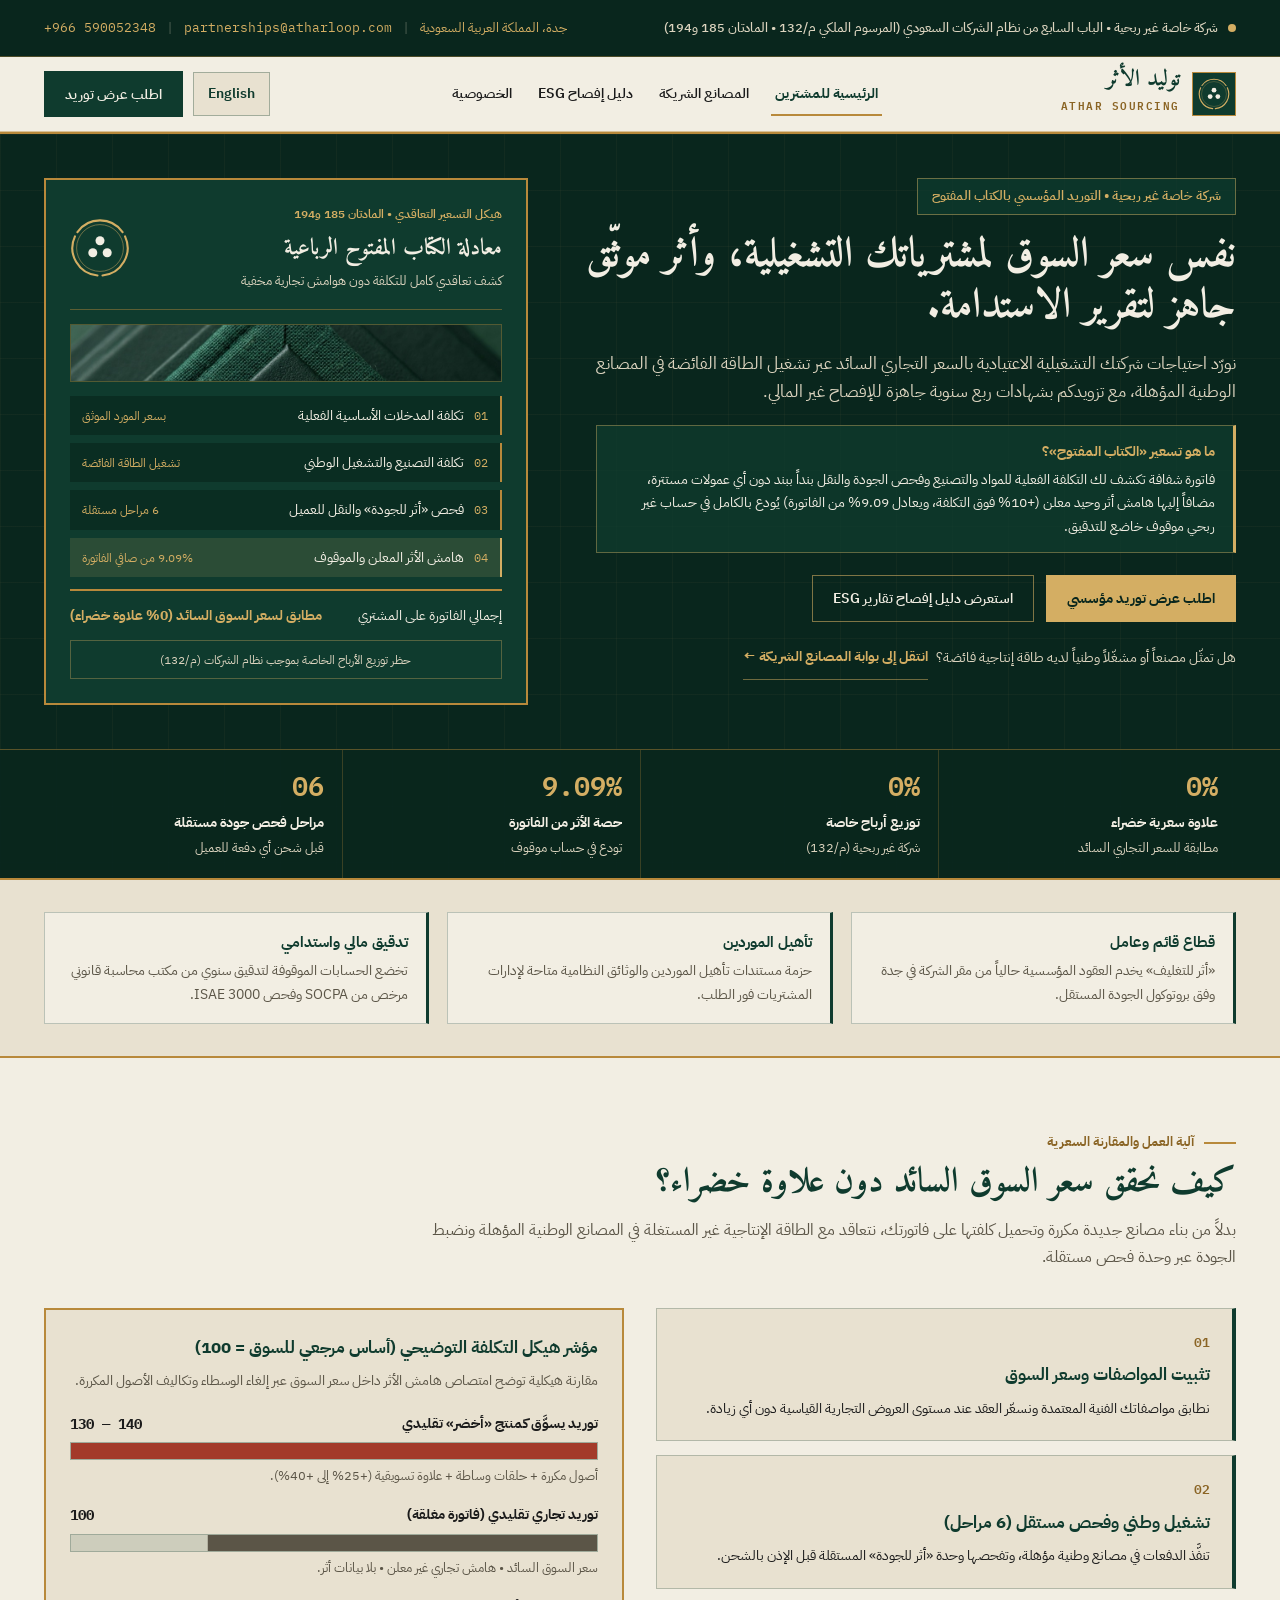
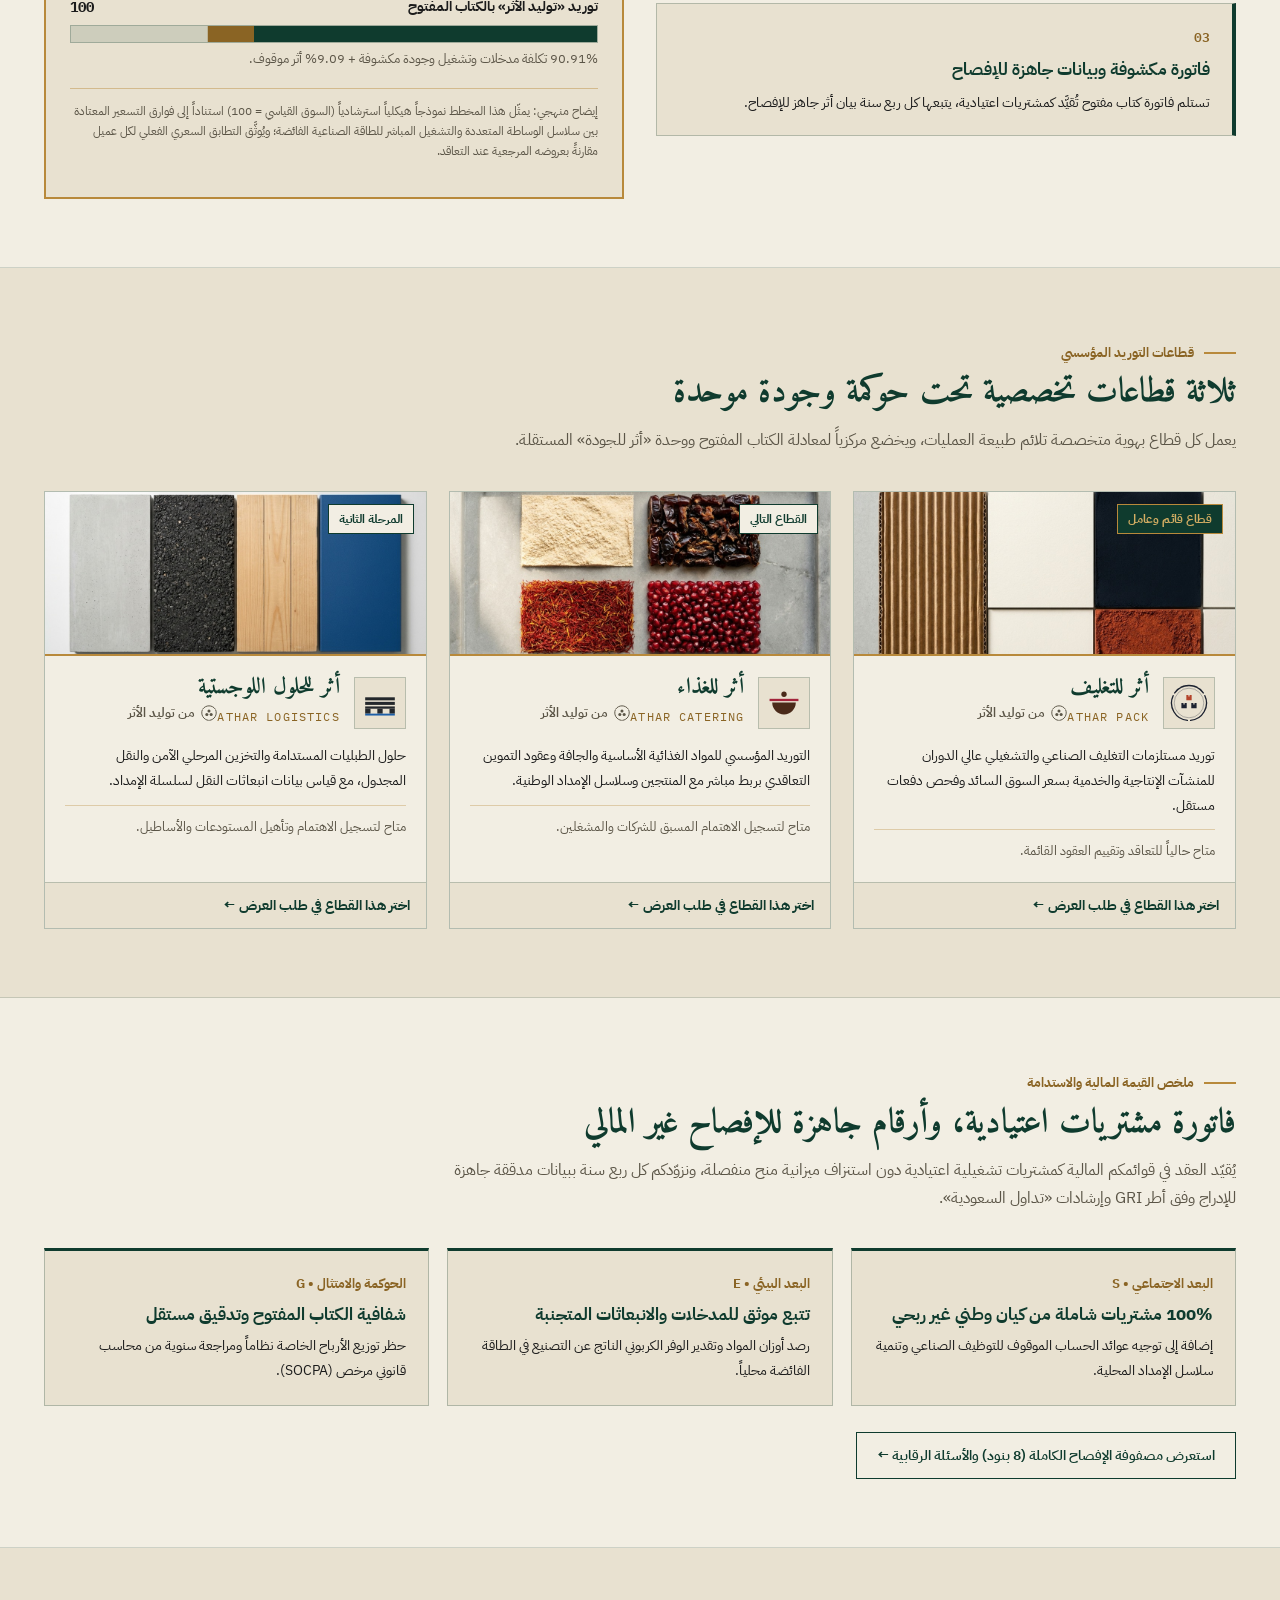
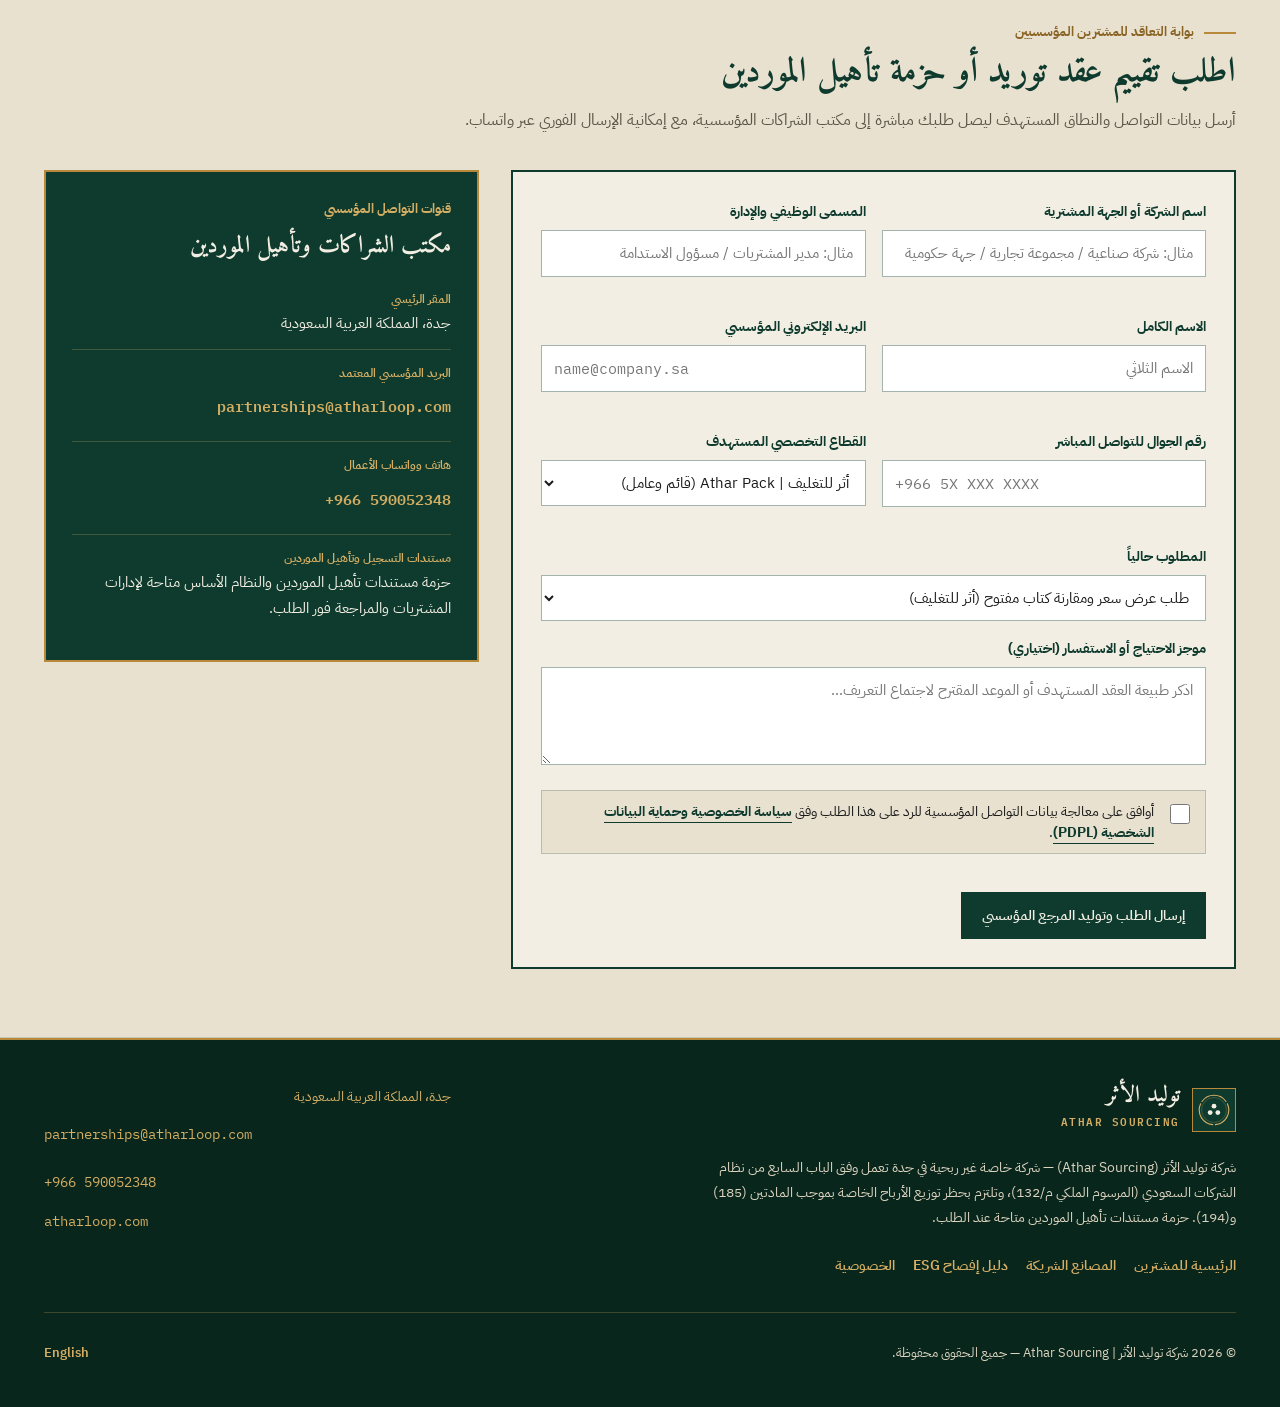
<file: index.html>
<!DOCTYPE html>
<html lang="ar" dir="rtl">
<head>
<meta charset="UTF-8">
<meta name="viewport" content="width=device-width, initial-scale=1.0">
<title>شركة توليد الأثر | Athar Sourcing — مشتريات مؤسسية بسعر السوق وأثر جاهز لتقارير ESG</title>
<meta name="description" content="نورّد احتياجات منشأتك التشغيلية بالسعر التجاري السائد عبر نظام الكتاب المفتوح، ونزوّدك ببيانات مدققة جاهزة للإفصاح في تقارير الاستدامة دون أي علاوة سعرية خضراء.">
<link rel="canonical" href="https://atharloop.com/">
<link rel="alternate" hreflang="ar" href="https://atharloop.com/">
<link rel="alternate" hreflang="en" href="https://atharloop.com/en/">
<link rel="alternate" hreflang="x-default" href="https://atharloop.com/">
<meta property="og:type" content="website">
<meta property="og:site_name" content="شركة توليد الأثر | Athar Sourcing">
<meta property="og:title" content="شركة توليد الأثر | Athar Sourcing — مشتريات مؤسسية بسعر السوق وأثر جاهز لتقارير ESG">
<meta property="og:description" content="نورّد احتياجات منشأتك التشغيلية بالسعر التجاري السائد عبر نظام الكتاب المفتوح، ونزوّدك ببيانات مدققة جاهزة للإفصاح في تقارير الاستدامة دون أي علاوة سعرية خضراء.">
<meta property="og:url" content="https://atharloop.com/">
<meta property="og:image" content="https://atharloop.com/assets/og-ar.png">
<meta property="og:image:width" content="1200">
<meta property="og:image:height" content="630">
<meta name="twitter:card" content="summary_large_image">
<meta name="twitter:title" content="شركة توليد الأثر | Athar Sourcing — مشتريات مؤسسية بسعر السوق وأثر جاهز لتقارير ESG">
<meta name="twitter:description" content="نورّد احتياجات منشأتك التشغيلية بالسعر التجاري السائد عبر نظام الكتاب المفتوح، ونزوّدك ببيانات مدققة جاهزة للإفصاح في تقارير الاستدامة دون أي علاوة سعرية خضراء.">
<meta name="twitter:image" content="https://atharloop.com/assets/og-ar.png">
<meta name="theme-color" content="#0F3B2E">
<link rel="icon" type="image/svg+xml" href="assets/favicon.svg">
<link rel="preconnect" href="https://fonts.googleapis.com">
<link rel="preconnect" href="https://fonts.gstatic.com" crossorigin>
<link href="https://fonts.googleapis.com/css2?family=Amiri:wght@700&family=IBM+Plex+Mono:wght@500;600&family=IBM+Plex+Sans+Arabic:wght@400;500;600;700&family=IBM+Plex+Sans:wght@400;500;600;700&display=swap" rel="stylesheet">
<link rel="stylesheet" href="assets/landing.css">
<script type="application/ld+json">{"@context": "https://schema.org", "@type": "NGO", "name": "شركة توليد الأثر | Athar Sourcing", "alternateName": "Athar Sourcing", "url": "https://atharloop.com/", "logo": "https://atharloop.com/assets/favicon.svg", "image": "https://atharloop.com/assets/og-ar.png", "email": "partnerships@atharloop.com", "telephone": "+966 590052348", "nonprofitStatus": "Saudi Private Non-Profit Company (Companies Law Part Seven, Royal Decree M/132, Articles 185 & 194)", "address": {"@type": "PostalAddress", "addressLocality": "Jeddah", "addressCountry": "SA"}, "department": [{"@type": "Organization", "name": "أثر للتغليف | Athar Pack"}, {"@type": "Organization", "name": "أثر للغذاء | Athar Catering"}, {"@type": "Organization", "name": "أثر للحلول اللوجستية | Athar Logistics"}, {"@type": "Organization", "name": "أثر للدراسات | Athar Studies"}, {"@type": "Organization", "name": "أثر للابتكار المسؤول | Athar Responsible Innovation"}]}</script>
</head>
<body>
<a class="skip-link" href="#top">انتقل مباشرة إلى المحتوى الرئيسي</a>
<div class="top-strip">
  <div class="container top-strip-inner">
    <div class="strip-status">
      <span class="status-dot" aria-hidden="true"></span>
      <span>شركة خاصة غير ربحية • الباب السابع من نظام الشركات السعودي (المرسوم الملكي م/132 • المادتان 185 و194)</span>
    </div>
    <div class="strip-meta">
      <span>جدة، المملكة العربية السعودية</span>
      <span class="strip-sep" aria-hidden="true">|</span>
      <a class="num-ltr" href="mailto:partnerships@atharloop.com">partnerships@atharloop.com</a>
      <span class="strip-sep" aria-hidden="true">|</span>
      <a class="num-ltr" href="https://wa.me/966590052348" target="_blank" rel="noopener">+966 590052348</a>
    </div>
  </div>
</div>
<header class="site-header">
  <div class="container header-inner">
    <a class="brand-lockup" href="index.html" aria-label="توليد الأثر — ATHAR SOURCING">
      <div class="brand-seal-box"><svg class="seal-svg" viewBox="0 0 200 200" aria-hidden="true" focusable="false"><path d="M 24.83 46.97 A 92 92 0 0 1 175.17 46.97 M 183.51 61.41 A 92 92 0 0 1 108.34 191.62 M 91.66 191.62 A 92 92 0 0 1 16.49 61.41" fill="none" stroke="#D4AE63" stroke-width="7" stroke-linecap="round"/><circle cx="100" cy="100" r="78" fill="none" stroke="#D4AE63" stroke-width="1.6"/><g fill="#F2EEE3"><circle cx="100" cy="76" r="15"/><circle cx="76" cy="116" r="15"/><circle cx="124" cy="116" r="15"/></g></svg></div>
      <div>
        <div class="brand-text-ar">توليد الأثر</div>
        <div class="brand-text-en num-ltr">ATHAR SOURCING</div>
      </div>
    </a>
    <nav class="primary-nav" aria-label="Primary">
      <a class="nav-link is-current" aria-current="page" href="index.html">الرئيسية للمشترين</a><a class="nav-link" href="partners/index.html">المصانع الشريكة</a><a class="nav-link" href="esg/index.html">دليل إفصاح ESG</a><a class="nav-link" href="privacy/index.html">الخصوصية</a>
    </nav>
    <div class="header-actions">
      <a class="lang-switch" href="en/index.html">English</a>
      <a class="btn-primary header-cta-desktop" href="#start">اطلب عرض توريد</a>
      <button id="menuToggle" class="menu-toggle" type="button" aria-expanded="false" aria-controls="mobileDrawer" aria-label="فتح قائمة التنقل">
        <span class="menu-bar"></span>
        <span class="menu-bar"></span>
      </button>
    </div>
  </div>
  <div id="mobileDrawer" class="mobile-drawer">
    <div class="mobile-drawer-inner">
      <nav class="mobile-nav-list" aria-label="Mobile">
        <a aria-current="page" href="index.html">الرئيسية للمشترين</a><a href="partners/index.html">المصانع الشريكة</a><a href="esg/index.html">دليل إفصاح ESG</a><a href="privacy/index.html">الخصوصية</a>
        <a href="#start">اطلب عرض توريد</a>
      </nav>
    </div>
  </div>
</header>
<main id="top">
<section class="hero-band">
  <div class="container hero-grid">
    <div>
      <div class="eyebrow-badge">شركة خاصة غير ربحية • التوريد المؤسسي بالكتاب المفتوح</div>
      <h1 class="hero-title">نفس سعر السوق لمشترياتك التشغيلية، وأثر موثّق جاهز لتقرير الاستدامة.</h1>
      <p class="hero-lead">نورّد احتياجات شركتك التشغيلية الاعتيادية بالسعر التجاري السائد عبر تشغيل الطاقة الفائضة في المصانع الوطنية المؤهلة، مع تزويدكم بشهادات ربع سنوية جاهزة للإفصاح غير المالي.</p>
      <div class="open-book-box">
        <div class="open-book-title">ما هو تسعير «الكتاب المفتوح»؟</div>
        <p class="open-book-def">فاتورة شفافة تكشف لك التكلفة الفعلية للمواد والتصنيع وفحص الجودة والنقل بنداً ببند دون أي عمولات مستترة، مضافاً إليها هامش أثر وحيد معلن (+10% فوق التكلفة، ويعادل 9.09% من الفاتورة) يُودع بالكامل في حساب غير ربحي موقوف خاضع للتدقيق.</p>
      </div>
      <div class="hero-cta-row">
        <a class="btn-brass" href="#start">اطلب عرض توريد مؤسسي</a>
        <a class="btn-outline-light" href="esg/index.html">استعرض دليل إفصاح تقارير ESG</a>
      </div>
      <div class="hero-sublink-row">
        <span>هل تمثّل مصنعاً أو مشغّلاً وطنياً لديه طاقة إنتاجية فائضة؟</span>
        <a class="hero-sublink" href="partners/index.html">انتقل إلى بوابة المصانع الشريكة ←</a>
      </div>
    </div>
    <aside class="deed-specimen" aria-label="معادلة الكتاب المفتوح الرباعية">
      <div class="deed-specimen-head">
        <div>
          <div class="deed-code">هيكل التسعير التعاقدي • المادتان 185 و194</div>
          <h2 class="deed-title">معادلة الكتاب المفتوح الرباعية</h2>
          <p class="deed-sub">كشف تعاقدي كامل للتكلفة دون هوامش تجارية مخفية</p>
        </div>
        <div class="deed-specimen-seal"><svg class="seal-svg" viewBox="0 0 200 200" aria-hidden="true" focusable="false"><path d="M 24.83 46.97 A 92 92 0 0 1 175.17 46.97 M 183.51 61.41 A 92 92 0 0 1 108.34 191.62 M 91.66 191.62 A 92 92 0 0 1 16.49 61.41" fill="none" stroke="#D4AE63" stroke-width="7" stroke-linecap="round"/><circle cx="100" cy="100" r="78" fill="none" stroke="#D4AE63" stroke-width="1.6"/><g fill="#F2EEE3"><circle cx="100" cy="76" r="15"/><circle cx="76" cy="116" r="15"/><circle cx="124" cy="116" r="15"/></g></svg></div>
      </div>
      <div class="deed-texture-strip">
        <img src="assets/materials/pillar-01-sovereign-green.jpg" alt="ملمس الصك السيادي الأخضر لشركة توليد الأثر" width="640" height="128" loading="eager">
      </div>
      <div class="deed-rows">
        <div class="deed-row"><span class="deed-row-main"><span class="deed-row-idx num-ltr">01</span> <span>تكلفة المدخلات الأساسية الفعلية</span></span><span class="deed-row-meta">بسعر المورد الموثق</span></div><div class="deed-row"><span class="deed-row-main"><span class="deed-row-idx num-ltr">02</span> <span>تكلفة التصنيع والتشغيل الوطني</span></span><span class="deed-row-meta">تشغيل الطاقة الفائضة</span></div><div class="deed-row"><span class="deed-row-main"><span class="deed-row-idx num-ltr">03</span> <span>فحص «أثر للجودة» والنقل للعميل</span></span><span class="deed-row-meta">6 مراحل مستقلة</span></div><div class="deed-row deed-row-highlight"><span class="deed-row-main"><span class="deed-row-idx num-ltr">04</span> <span>هامش الأثر المعلن والموقوف</span></span><span class="deed-row-meta">9.09% من صافي الفاتورة</span></div>
      </div>
      <div class="deed-total">
        <span>إجمالي الفاتورة على المشتري</span>
        <span class="deed-total-val">مطابق لسعر السوق السائد (0% علاوة خضراء)</span>
      </div>
      <div class="deed-stamp">حظر توزيع الأرباح الخاصة بموجب نظام الشركات (م/132)</div>
    </aside>
  </div>
  <div class="kpi-strip">
    <div class="container kpi-grid">
      <div class="kpi-cell"><div class="kpi-num num-ltr">0%</div><div class="kpi-label">علاوة سعرية خضراء</div><div class="kpi-sub">مطابقة للسعر التجاري السائد</div></div><div class="kpi-cell"><div class="kpi-num num-ltr">0%</div><div class="kpi-label">توزيع أرباح خاصة</div><div class="kpi-sub">شركة غير ربحية (م/132)</div></div><div class="kpi-cell"><div class="kpi-num num-ltr">9.09%</div><div class="kpi-label">حصة الأثر من الفاتورة</div><div class="kpi-sub">تودع في حساب موقوف</div></div><div class="kpi-cell"><div class="kpi-num num-ltr">06</div><div class="kpi-label">مراحل فحص جودة مستقلة</div><div class="kpi-sub">قبل شحن أي دفعة للعميل</div></div>
    </div>
  </div>
</section>
<section class="trust-band" aria-label="مرتكزات المصداقية والتدقيق">
  <div class="container">
    <div class="trust-grid">
      <div class="trust-card"><h2 class="trust-card-title">قطاع قائم وعامل</h2><p class="trust-card-desc">«أثر للتغليف» يخدم العقود المؤسسية حالياً من مقر الشركة في جدة وفق بروتوكول الجودة المستقل.</p></div><div class="trust-card"><h2 class="trust-card-title">تأهيل الموردين</h2><p class="trust-card-desc">حزمة مستندات تأهيل الموردين والوثائق النظامية متاحة لإدارات المشتريات فور الطلب.</p></div><div class="trust-card"><h2 class="trust-card-title">تدقيق مالي واستدامي</h2><p class="trust-card-desc">تخضع الحسابات الموقوفة لتدقيق سنوي من مكتب محاسبة قانوني مرخص من SOCPA وفحص ISAE 3000.</p></div>
    </div>
  </div>
</section>
<section id="how-it-works" class="section-band">
  <div class="container">
    <div class="section-header">
      <div class="chapter-meta"><span class="chapter-rule" aria-hidden="true"></span><span>آلية العمل والمقارنة السعرية</span></div>
      <h2 class="section-title">كيف نحقق سعر السوق السائد دون علاوة خضراء؟</h2>
      <p class="section-intro">بدلاً من بناء مصانع جديدة مكررة وتحميل كلفتها على فاتورتك، نتعاقد مع الطاقة الإنتاجية غير المستغلة في المصانع الوطنية المؤهلة ونضبط الجودة عبر وحدة فحص مستقلة.</p>
    </div>
    <div class="how-layout">
      <div class="steps-stack">
        <div class="step-card"><div class="step-num num-ltr">01</div><h3 class="step-title">تثبيت المواصفات وسعر السوق</h3><p class="step-desc">نطابق مواصفاتك الفنية المعتمدة ونسعّر العقد عند مستوى العروض التجارية القياسية دون أي زيادة.</p></div><div class="step-card"><div class="step-num num-ltr">02</div><h3 class="step-title">تشغيل وطني وفحص مستقل (6 مراحل)</h3><p class="step-desc">تنفَّذ الدفعات في مصانع وطنية مؤهلة، وتفحصها وحدة «أثر للجودة» المستقلة قبل الإذن بالشحن.</p></div><div class="step-card"><div class="step-num num-ltr">03</div><h3 class="step-title">فاتورة مكشوفة وبيانات جاهزة للإفصاح</h3><p class="step-desc">تستلم فاتورة كتاب مفتوح تُقيَّد كمشتريات اعتيادية، يتبعها كل ربع سنة بيان أثر جاهز للإفصاح.</p></div>
      </div>
      <aside class="bench-card" aria-label="مؤشر هيكل التكلفة التوضيحي (أساس مرجعي للسوق = 100)">
        <h3 class="bench-title">مؤشر هيكل التكلفة التوضيحي (أساس مرجعي للسوق = 100)</h3>
        <p class="bench-note">مقارنة هيكلية توضح امتصاص هامش الأثر داخل سعر السوق عبر إلغاء الوسطاء وتكاليف الأصول المكررة.</p>
        <div class="bench-list">
          <div><div class="bench-item-head"><span>توريد يسوَّق كمنتج «أخضر» تقليدي</span><span class="num-ltr">130 — 140</span></div><div class="bench-track"><div class="bench-bar-fill bench-bar-inflated" style="--ratio:1.0"></div></div><p class="bench-caption">أصول مكررة + حلقات وساطة + علاوة تسويقية (+25% إلى +40%).</p></div><div><div class="bench-item-head"><span>توريد تجاري تقليدي (فاتورة مغلقة)</span><span class="num-ltr">100</span></div><div class="bench-track"><div class="bench-bar-fill bench-bar-opaque" style="--ratio:0.74"></div></div><p class="bench-caption">سعر السوق السائد • هامش تجاري غير معلن • بلا بيانات أثر.</p></div><div><div class="bench-item-head"><span>توريد «توليد الأثر» بالكتاب المفتوح</span><span class="num-ltr">100</span></div><div class="bench-track"><div class="bench-bar-fill bench-bar-athar" style="--ratio:0.74"></div></div><p class="bench-caption">90.91% تكلفة مدخلات وتشغيل وجودة مكشوفة + 9.09% أثر موقوف.</p></div>
        </div>
        <p class="bench-method-note">إيضاح منهجي: يمثّل هذا المخطط نموذجاً هيكلياً استرشادياً (السوق القياسي = 100) استناداً إلى فوارق التسعير المعتادة بين سلاسل الوساطة المتعددة والتشغيل المباشر للطاقة الصناعية الفائضة؛ ويُوثَّق التطابق السعري الفعلي لكل عميل مقارنةً بعروضه المرجعية عند التعاقد.</p>
      </aside>
    </div>
  </div>
</section>
<section id="verticals" class="section-band band-sand">
  <div class="container">
    <div class="section-header">
      <div class="chapter-meta"><span class="chapter-rule" aria-hidden="true"></span><span>قطاعات التوريد المؤسسي</span></div>
      <h2 class="section-title">ثلاثة قطاعات تخصصية تحت حوكمة وجودة موحدة</h2>
      <p class="section-intro">يعمل كل قطاع بهوية متخصصة تلائم طبيعة العمليات، ويخضع مركزياً لمعادلة الكتاب المفتوح ووحدة «أثر للجودة» المستقلة.</p>
    </div>
    <div class="verticals-grid">
      <article class="vertical-card"><div><div class="vertical-photo-wrap"><img src="assets/materials/sector-01-athar-pack.jpg" alt="ملمس ألياف التغليف الصناعي المؤسسي لقطاع أثر للتغليف" width="480" height="240" loading="lazy"><span class="vertical-status is-live">قطاع قائم وعامل</span></div><div class="vertical-body"><div class="vertical-identity-row"><div class="vmark-box"><svg class="vmark-svg" viewBox="0 0 200 200" role="img" aria-label="أثر للتغليف | Athar Pack"><path d="M 24.83 46.97 A 92 92 0 0 1 175.17 46.97 M 183.51 61.41 A 92 92 0 0 1 108.34 191.62 M 91.66 191.62 A 92 92 0 0 1 16.49 61.41" fill="none" stroke="#1C2230" stroke-width="7" stroke-linecap="round"/><circle cx="100" cy="100" r="78" fill="none" stroke="#1C2230" stroke-width="1.6"/><path d="M 86 58 H 97 V 66 H 103 V 58 H 114 V 86 H 86 Z" fill="#B4442B"/><g fill="#1C2230"><path d="M 60 100 H 71 V 108 H 77 V 100 H 88 V 128 H 60 Z"/><path d="M 112 100 H 123 V 108 H 129 V 100 H 140 V 128 H 112 Z"/></g></svg></div><div><div class="vertical-name-ar">أثر للتغليف</div><div class="vertical-name-en num-ltr">ATHAR PACK</div><span class="endorse-lockup"><svg class="endorse-seal" viewBox="0 0 200 200" aria-hidden="true"><path d="M 24.83 46.97 A 92 92 0 0 1 175.17 46.97 M 183.51 61.41 A 92 92 0 0 1 108.34 191.62 M 91.66 191.62 A 92 92 0 0 1 16.49 61.41" fill="none" stroke="currentColor" stroke-width="12" stroke-linecap="round"/><g fill="currentColor"><circle cx="100" cy="74" r="19"/><circle cx="73" cy="118" r="19"/><circle cx="127" cy="118" r="19"/></g></svg><span>من توليد الأثر</span></span></div></div><p class="vertical-desc">توريد مستلزمات التغليف الصناعي والتشغيلي عالي الدوران للمنشآت الإنتاجية والخدمية بسعر السوق السائد وفحص دفعات مستقل.</p><div class="vertical-gov-note">متاح حالياً للتعاقد وتقييم العقود القائمة.</div></div></div><button class="vertical-select-btn" type="button" data-select-vertical="pack">اختر هذا القطاع في طلب العرض ←</button></article><article class="vertical-card"><div><div class="vertical-photo-wrap"><img src="assets/materials/sector-02-athar-catering.jpg" alt="ملمس المواد الغذائية الجافة والأساسية لقطاع أثر للغذاء" width="480" height="240" loading="lazy"><span class="vertical-status">القطاع التالي</span></div><div class="vertical-body"><div class="vertical-identity-row"><div class="vmark-box"><svg class="vmark-svg" viewBox="0 0 200 200" role="img" aria-label="أثر للغذاء | Athar Catering"><rect x="24" y="78" width="152" height="12" fill="#A3243B"/><path d="M38 98 H162 A62 62 0 0 1 38 98 Z" fill="#4A2A1A"/><circle cx="100" cy="54" r="14" fill="#4A2A1A"/></svg></div><div><div class="vertical-name-ar">أثر للغذاء</div><div class="vertical-name-en num-ltr">ATHAR CATERING</div><span class="endorse-lockup"><svg class="endorse-seal" viewBox="0 0 200 200" aria-hidden="true"><path d="M 24.83 46.97 A 92 92 0 0 1 175.17 46.97 M 183.51 61.41 A 92 92 0 0 1 108.34 191.62 M 91.66 191.62 A 92 92 0 0 1 16.49 61.41" fill="none" stroke="currentColor" stroke-width="12" stroke-linecap="round"/><g fill="currentColor"><circle cx="100" cy="74" r="19"/><circle cx="73" cy="118" r="19"/><circle cx="127" cy="118" r="19"/></g></svg><span>من توليد الأثر</span></span></div></div><p class="vertical-desc">التوريد المؤسسي للمواد الغذائية الأساسية والجافة وعقود التموين التعاقدي بربط مباشر مع المنتجين وسلاسل الإمداد الوطنية.</p><div class="vertical-gov-note">متاح لتسجيل الاهتمام المسبق للشركات والمشغلين.</div></div></div><button class="vertical-select-btn" type="button" data-select-vertical="catering">اختر هذا القطاع في طلب العرض ←</button></article><article class="vertical-card"><div><div class="vertical-photo-wrap"><img src="assets/materials/sector-03-athar-logistics.jpg" alt="البنية اللوجستية والتخزين المرحلي لقطاع أثر للحلول اللوجستية" width="480" height="240" loading="lazy"><span class="vertical-status">المرحلة الثانية</span></div><div class="vertical-body"><div class="vertical-identity-row"><div class="vmark-box"><svg class="vmark-svg" viewBox="0 0 200 200" role="img" aria-label="أثر للحلول اللوجستية | Athar Logistics"><g fill="#23272B"><rect x="22" y="70" width="156" height="16"/><rect x="22" y="94" width="156" height="16"/><rect x="22" y="118" width="156" height="12"/><rect x="22" y="130" width="28" height="26"/><rect x="86" y="130" width="28" height="26"/><rect x="150" y="130" width="28" height="26"/></g><rect x="22" y="156" width="156" height="10" fill="#1D5FA8"/></svg></div><div><div class="vertical-name-ar">أثر للحلول اللوجستية</div><div class="vertical-name-en num-ltr">ATHAR LOGISTICS</div><span class="endorse-lockup"><svg class="endorse-seal" viewBox="0 0 200 200" aria-hidden="true"><path d="M 24.83 46.97 A 92 92 0 0 1 175.17 46.97 M 183.51 61.41 A 92 92 0 0 1 108.34 191.62 M 91.66 191.62 A 92 92 0 0 1 16.49 61.41" fill="none" stroke="currentColor" stroke-width="12" stroke-linecap="round"/><g fill="currentColor"><circle cx="100" cy="74" r="19"/><circle cx="73" cy="118" r="19"/><circle cx="127" cy="118" r="19"/></g></svg><span>من توليد الأثر</span></span></div></div><p class="vertical-desc">حلول الطبليات المستدامة والتخزين المرحلي الآمن والنقل المجدول، مع قياس بيانات انبعاثات النقل لسلسلة الإمداد.</p><div class="vertical-gov-note">متاح لتسجيل الاهتمام وتأهيل المستودعات والأساطيل.</div></div></div><button class="vertical-select-btn" type="button" data-select-vertical="logistics">اختر هذا القطاع في طلب العرض ←</button></article>
    </div>
  </div>
</section>
<section id="esg-summary" class="section-band">
  <div class="container">
    <div class="section-header">
      <div class="chapter-meta"><span class="chapter-rule" aria-hidden="true"></span><span>ملخص القيمة المالية والاستدامة</span></div>
      <h2 class="section-title">فاتورة مشتريات اعتيادية، وأرقام جاهزة للإفصاح غير المالي</h2>
      <p class="section-intro">يُقيّد العقد في قوائمكم المالية كمشتريات تشغيلية اعتيادية دون استنزاف ميزانية منح منفصلة، ونزوّدكم كل ربع سنة ببيانات مدققة جاهزة للإدراج وفق أطر GRI وإرشادات «تداول السعودية».</p>
    </div>
    <div class="esg-summary-grid">
      <div class="esg-pillar-card"><div class="esg-pillar-code">البعد الاجتماعي • S</div><div class="esg-pillar-pct">100% مشتريات شاملة من كيان وطني غير ربحي</div><p class="esg-pillar-desc" style="margin-top:8px">إضافة إلى توجيه عوائد الحساب الموقوف للتوظيف الصناعي وتنمية سلاسل الإمداد المحلية.</p></div><div class="esg-pillar-card"><div class="esg-pillar-code">البعد البيئي • E</div><div class="esg-pillar-pct">تتبع موثق للمدخلات والانبعاثات المتجنبة</div><p class="esg-pillar-desc" style="margin-top:8px">رصد أوزان المواد وتقدير الوفر الكربوني الناتج عن التصنيع في الطاقة الفائضة محلياً.</p></div><div class="esg-pillar-card"><div class="esg-pillar-code">الحوكمة والامتثال • G</div><div class="esg-pillar-pct">شفافية الكتاب المفتوح وتدقيق مستقل</div><p class="esg-pillar-desc" style="margin-top:8px">حظر توزيع الأرباح الخاصة نظاماً ومراجعة سنوية من محاسب قانوني مرخص (SOCPA).</p></div>
    </div>
    <div>
      <a class="btn-outline-dark" href="esg/index.html">استعرض مصفوفة الإفصاح الكاملة (8 بنود) والأسئلة الرقابية ←</a>
    </div>
  </div>
</section>
<section id="start" class="section-band band-sand">
  <div class="container">
    <div class="section-header">
      <div class="chapter-meta"><span class="chapter-rule" aria-hidden="true"></span><span>بوابة التعاقد للمشترين المؤسسيين</span></div>
      <h2 class="section-title">اطلب تقييم عقد توريد أو حزمة تأهيل الموردين</h2>
      <p class="section-intro">أرسل بيانات التواصل والنطاق المستهدف ليصل طلبك مباشرة إلى مكتب الشراكات المؤسسية، مع إمكانية الإرسال الفوري عبر واتساب.</p>
    </div>
    <div class="portal-grid">
      <div class="form-deed-box">
        <form id="partnershipForm" novalidate
              data-ajax-endpoint="https://formsubmit.co/ajax/Hassan@atharloop.com"
              data-err-required="يرجى استكمال هذا الحقل للمتابعة."
              data-err-email="يرجى إدخال بريد إلكتروني صحيح."
              data-err-consent="يرجى الموافقة على إشعار الخصوصية لإرسال الطلب."
              data-msg-sending="جاري تسجيل الطلب وإرساله إلى مكتب الشراكات..."
              data-msg-sent="تم استلام طلبكم إلكترونياً في مكتب الشراكات بنجاح، ويمكنكم أيضاً إرسال نسخة فورية عبر واتساب أو البريد أدناه."
              data-msg-fallback="تم إعداد مذكرة الطلب المرجعية فوراً — أرسلها بنقرة واحدة عبر واتساب أو البريد الرسمي أدناه.">
          <input type="hidden" id="fieldTrack" name="track" value="buyer">
          <div class="form-grid-2">
            <div class="field-group">
              <label class="field-label" for="fieldOrg">اسم الشركة أو الجهة المشترية</label>
              <input class="field-input" id="fieldOrg" name="org" type="text" required placeholder="مثال: شركة صناعية / مجموعة تجارية / جهة حكومية">
              <span class="field-error" id="fieldOrgErr" aria-live="polite"></span>
            </div>
            <div class="field-group">
              <label class="field-label" for="fieldRole">المسمى الوظيفي والإدارة</label>
              <input class="field-input" id="fieldRole" name="role" type="text" placeholder="مثال: مدير المشتريات / مسؤول الاستدامة">
              <span class="field-error" id="fieldRoleErr" aria-live="polite"></span>
            </div>
          </div>
          <div class="form-grid-2">
            <div class="field-group">
              <label class="field-label" for="fieldName">الاسم الكامل</label>
              <input class="field-input" id="fieldName" name="name" type="text" required placeholder="الاسم الثلاثي">
              <span class="field-error" id="fieldNameErr" aria-live="polite"></span>
            </div>
            <div class="field-group">
              <label class="field-label" for="fieldEmail">البريد الإلكتروني المؤسسي</label>
              <input class="field-input num-ltr" id="fieldEmail" name="email" type="email" required placeholder="name@company.sa">
              <span class="field-error" id="fieldEmailErr" aria-live="polite"></span>
            </div>
          </div>
          <div class="form-grid-2">
            <div class="field-group">
              <label class="field-label" for="fieldPhone">رقم الجوال للتواصل المباشر</label>
              <input class="field-input num-ltr" id="fieldPhone" name="phone" type="tel" required placeholder="+966 5X XXX XXXX">
              <span class="field-error" id="fieldPhoneErr" aria-live="polite"></span>
            </div>
            <div class="field-group">
              <label class="field-label" for="fieldVertical">القطاع التخصصي المستهدف</label>
              <select class="field-input" id="fieldVertical" name="vertical"><option value="pack">أثر للتغليف | Athar Pack (قائم وعامل)</option><option value="catering">أثر للغذاء | Athar Catering (القطاع التالي)</option><option value="logistics">أثر للحلول اللوجستية | Athar Logistics (المرحلة الثانية)</option><option value="multi">اتفاقية إطارية متعددة القطاعات / إحاطة ESG</option></select>
            </div>
          </div>
          <div class="field-group">
            <label class="field-label" for="fieldScope">المطلوب حالياً</label>
            <select class="field-input" id="fieldScope" name="scope"><option value="طلب عرض سعر ومقارنة كتاب مفتوح (أثر للتغليف)">طلب عرض سعر ومقارنة كتاب مفتوح (أثر للتغليف)</option><option value="طلب حزمة مستندات تأهيل الموردين والوثائق النظامية">طلب حزمة مستندات تأهيل الموردين والوثائق النظامية</option><option value="تسجيل اهتمام مسبق (أثر للغذاء / أثر للحلول اللوجستية)">تسجيل اهتمام مسبق (أثر للغذاء / أثر للحلول اللوجستية)</option><option value="اجتماع تعريفي لفريق المالية والاستدامة حول تقارير ESG">اجتماع تعريفي لفريق المالية والاستدامة حول تقارير ESG</option></select>
          </div>
          <div class="field-group">
            <label class="field-label" for="fieldNotes">موجز الاحتياج أو الاستفسار (اختياري)</label>
            <textarea class="field-input" id="fieldNotes" name="notes" rows="3" placeholder="اذكر طبيعة العقد المستهدف أو الموعد المقترح لاجتماع التعريف..."></textarea>
          </div>
          <div class="field-group">
            <div class="consent-row">
              <input class="consent-check" id="fieldConsent" name="consent" type="checkbox" required>
              <label class="consent-label" for="fieldConsent">
                أوافق على معالجة بيانات التواصل المؤسسية للرد على هذا الطلب وفق <a href="privacy/index.html">سياسة الخصوصية وحماية البيانات الشخصية (PDPL)</a>.
              </label>
            </div>
            <span class="field-error" id="fieldConsentErr" aria-live="polite"></span>
          </div>
          <button class="btn-primary" type="submit">إرسال الطلب وتوليد المرجع المؤسسي</button>
        </form>
        <div id="briefResult" class="brief-result" hidden aria-live="polite">
          <div class="qa-kicker">مرجع الطلب المؤسسي جاهز</div>
          <div id="briefServerStatus" class="brief-status-banner"></div>
          <div class="brief-ref-line">رقم المرجع: <strong id="briefRefVal" class="num-ltr">ATH-2026-0000</strong></div>
          <pre id="briefPreviewText" class="brief-preview"></pre>
          <div class="brief-actions">
            <a id="briefWaBtn" class="btn-brass" href="https://wa.me/966590052348" target="_blank" rel="noopener">إرسال فوري عبر واتساب (+966 590052348)</a>
            <a id="briefMailtoBtn" class="btn-outline-light" href="mailto:partnerships@atharloop.com">فتح في البريد الرسمي (partnerships@atharloop.com)</a>
            <button id="briefCopyBtn" class="btn-outline-light" type="button" data-copied-msg="تم نسخ نص المذكرة المرجعية بالكامل.">نسخ نص المذكرة</button>
          </div>
          <div id="briefCopyStatus" class="brief-ref-line"></div>
        </div>
      </div>
      <aside class="direct-desk-card">
  <div class="qa-kicker">قنوات التواصل المؤسسي</div>
  <h3 class="qa-title">مكتب الشراكات وتأهيل الموردين</h3>
  <div class="desk-item">
    <div class="desk-lbl">المقر الرئيسي</div>
    <div class="desk-val">جدة، المملكة العربية السعودية</div>
  </div>
  <div class="desk-item">
    <div class="desk-lbl">البريد المؤسسي المعتمد</div>
    <div class="desk-val"><a class="num-ltr" href="mailto:partnerships@atharloop.com">partnerships@atharloop.com</a></div>
  </div>
  <div class="desk-item">
    <div class="desk-lbl">هاتف وواتساب الأعمال</div>
    <div class="desk-val"><a class="num-ltr" href="https://wa.me/966590052348" target="_blank" rel="noopener">+966 590052348</a></div>
  </div>
  <div class="desk-item">
    <div class="desk-lbl">مستندات التسجيل وتأهيل الموردين</div>
    <div class="desk-val">حزمة مستندات تأهيل الموردين والنظام الأساس متاحة لإدارات المشتريات والمراجعة فور الطلب.</div>
  </div>
</aside>
    </div>
  </div>
</section>
<footer class="site-footer">
  <div class="container">
    <div class="footer-grid">
      <div>
        <div class="brand-lockup">
          <div class="brand-seal-box"><svg class="seal-svg" viewBox="0 0 200 200" aria-hidden="true" focusable="false"><path d="M 24.83 46.97 A 92 92 0 0 1 175.17 46.97 M 183.51 61.41 A 92 92 0 0 1 108.34 191.62 M 91.66 191.62 A 92 92 0 0 1 16.49 61.41" fill="none" stroke="#D4AE63" stroke-width="7" stroke-linecap="round"/><circle cx="100" cy="100" r="78" fill="none" stroke="#D4AE63" stroke-width="1.6"/><g fill="#F2EEE3"><circle cx="100" cy="76" r="15"/><circle cx="76" cy="116" r="15"/><circle cx="124" cy="116" r="15"/></g></svg></div>
          <div>
            <div class="brand-text-ar" style="color:#F2EEE3">توليد الأثر</div>
            <div class="brand-text-en num-ltr" style="color:#D4AE63">ATHAR SOURCING</div>
          </div>
        </div>
        <p style="margin-top:14px;max-width:68ch;font-size:0.9rem">شركة توليد الأثر (Athar Sourcing) — شركة خاصة غير ربحية في جدة تعمل وفق الباب السابع من نظام الشركات السعودي (المرسوم الملكي م/132)، وتلتزم بحظر توزيع الأرباح الخاصة بموجب المادتين (185) و(194). حزمة مستندات تأهيل الموردين متاحة عند الطلب.</p>
        <nav class="footer-nav" aria-label="Footer">
          <a href="index.html">الرئيسية للمشترين</a>
          <a href="partners/index.html">المصانع الشريكة</a>
          <a href="esg/index.html">دليل إفصاح ESG</a>
          <a href="privacy/index.html">الخصوصية</a>
        </nav>
      </div>
      <div class="footer-contacts">
        <div>جدة، المملكة العربية السعودية</div>
        <a class="num-ltr" href="mailto:partnerships@atharloop.com">partnerships@atharloop.com</a>
        <a class="num-ltr" href="https://wa.me/966590052348" target="_blank" rel="noopener">+966 590052348</a>
        <span class="num-ltr">atharloop.com</span>
      </div>
    </div>
    <div class="footer-bottom">
      <span>© 2026 شركة توليد الأثر | Athar Sourcing — جميع الحقوق محفوظة.</span>
      <a href="en/index.html">English</a>
    </div>
  </div>
</footer>
</main>
<script src="assets/landing.js" defer></script>
</body>
</html>
</file>
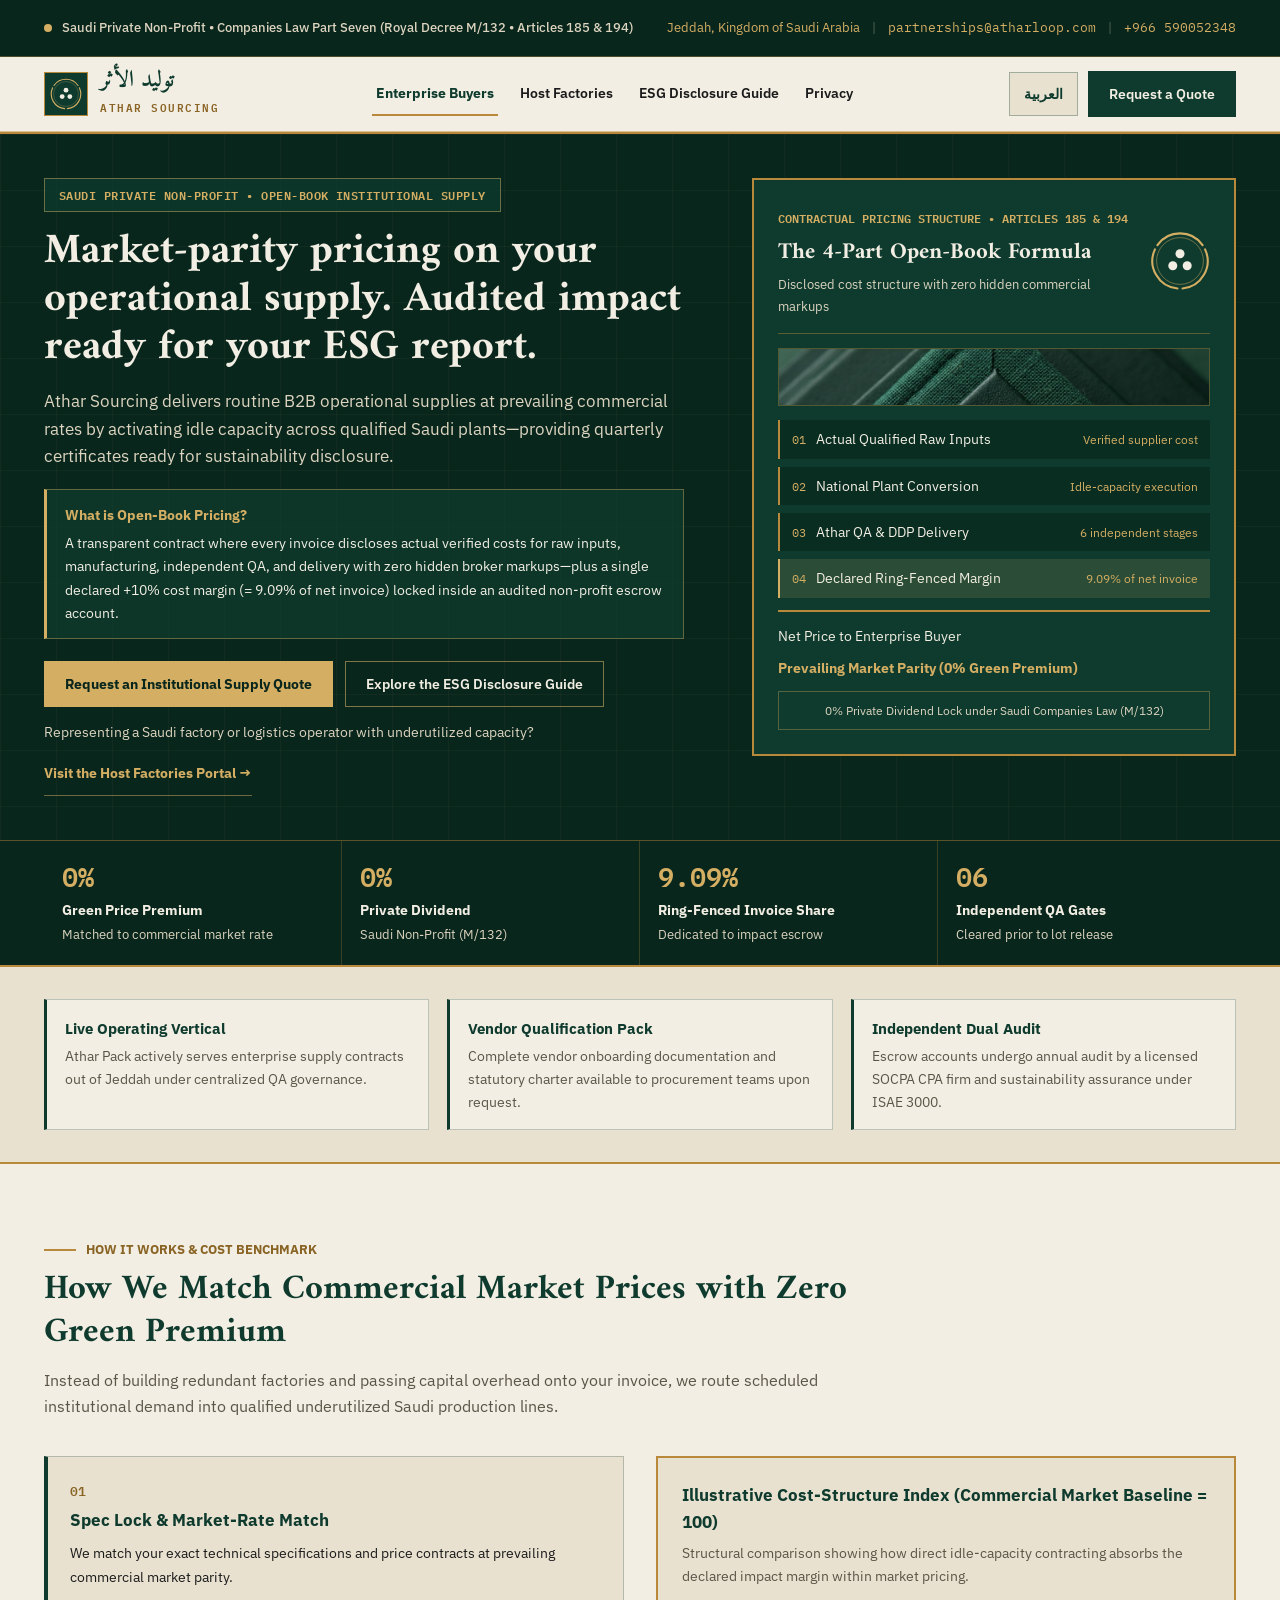
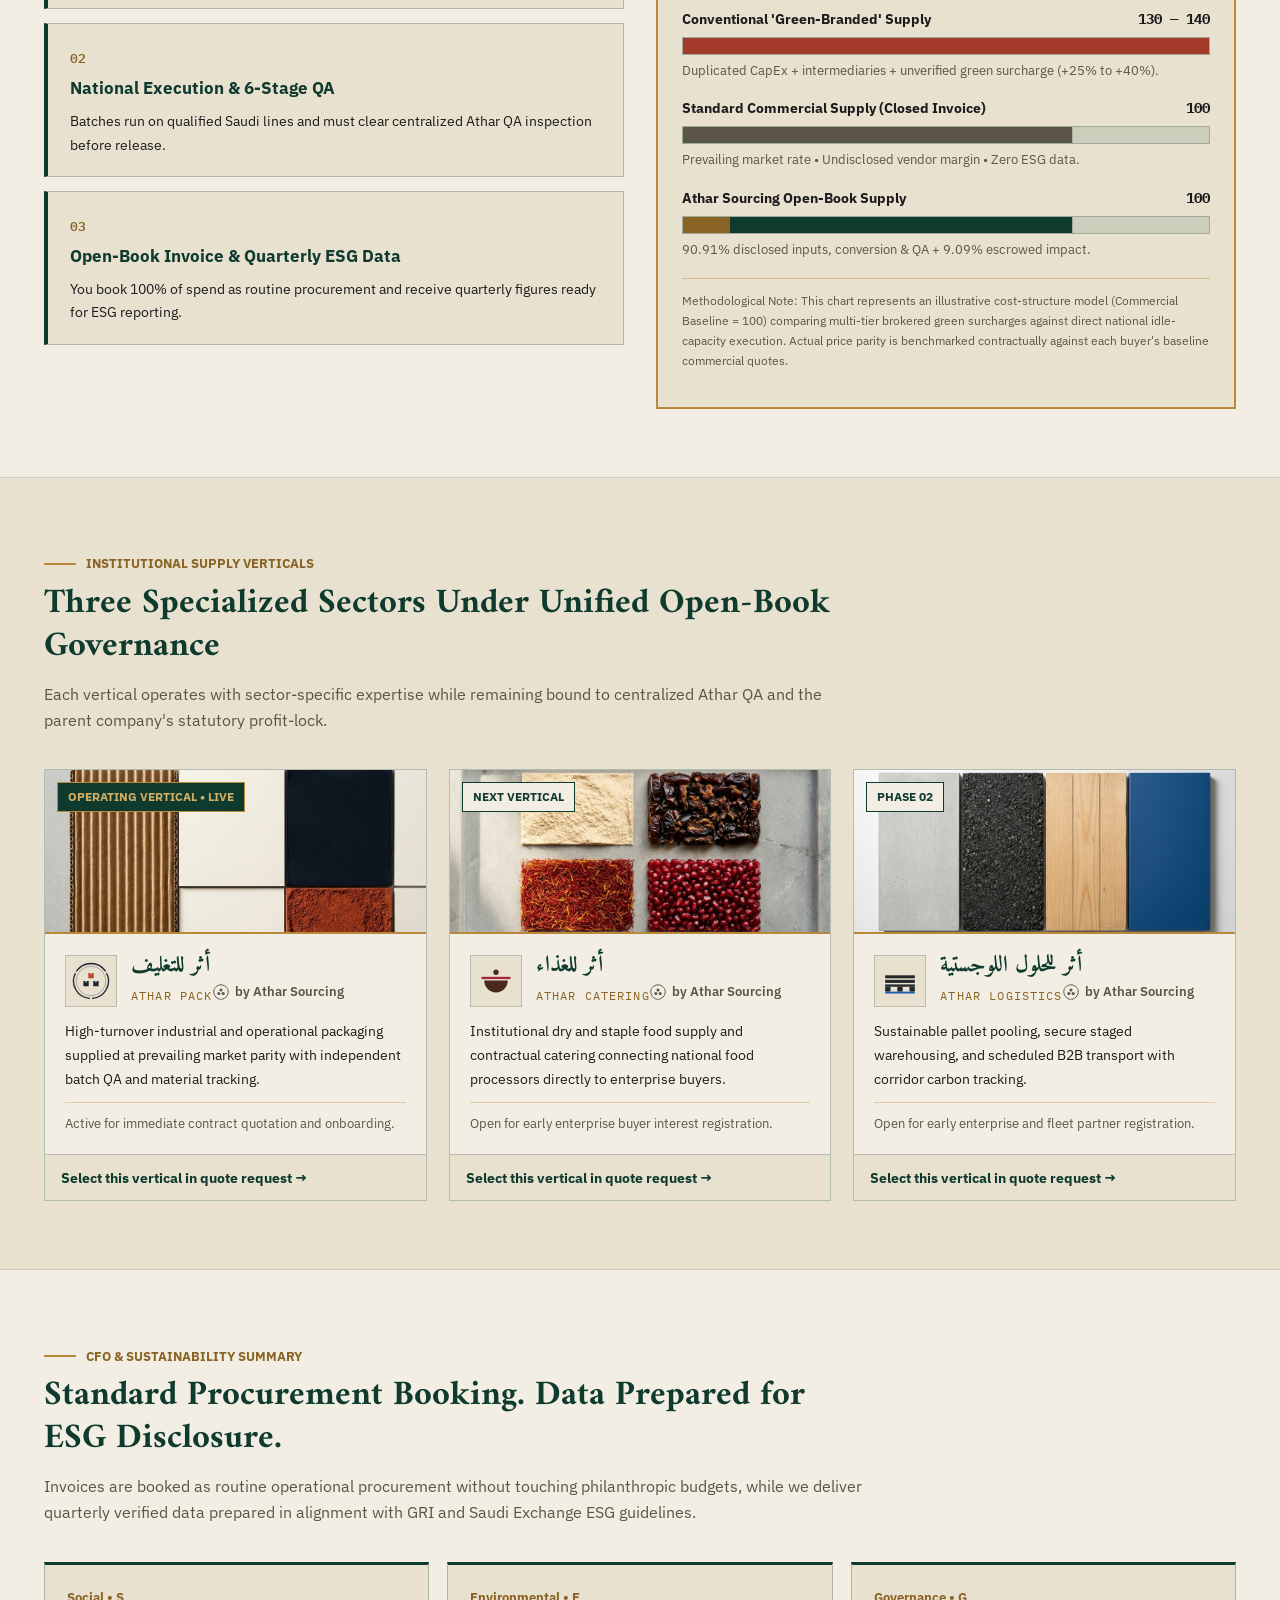
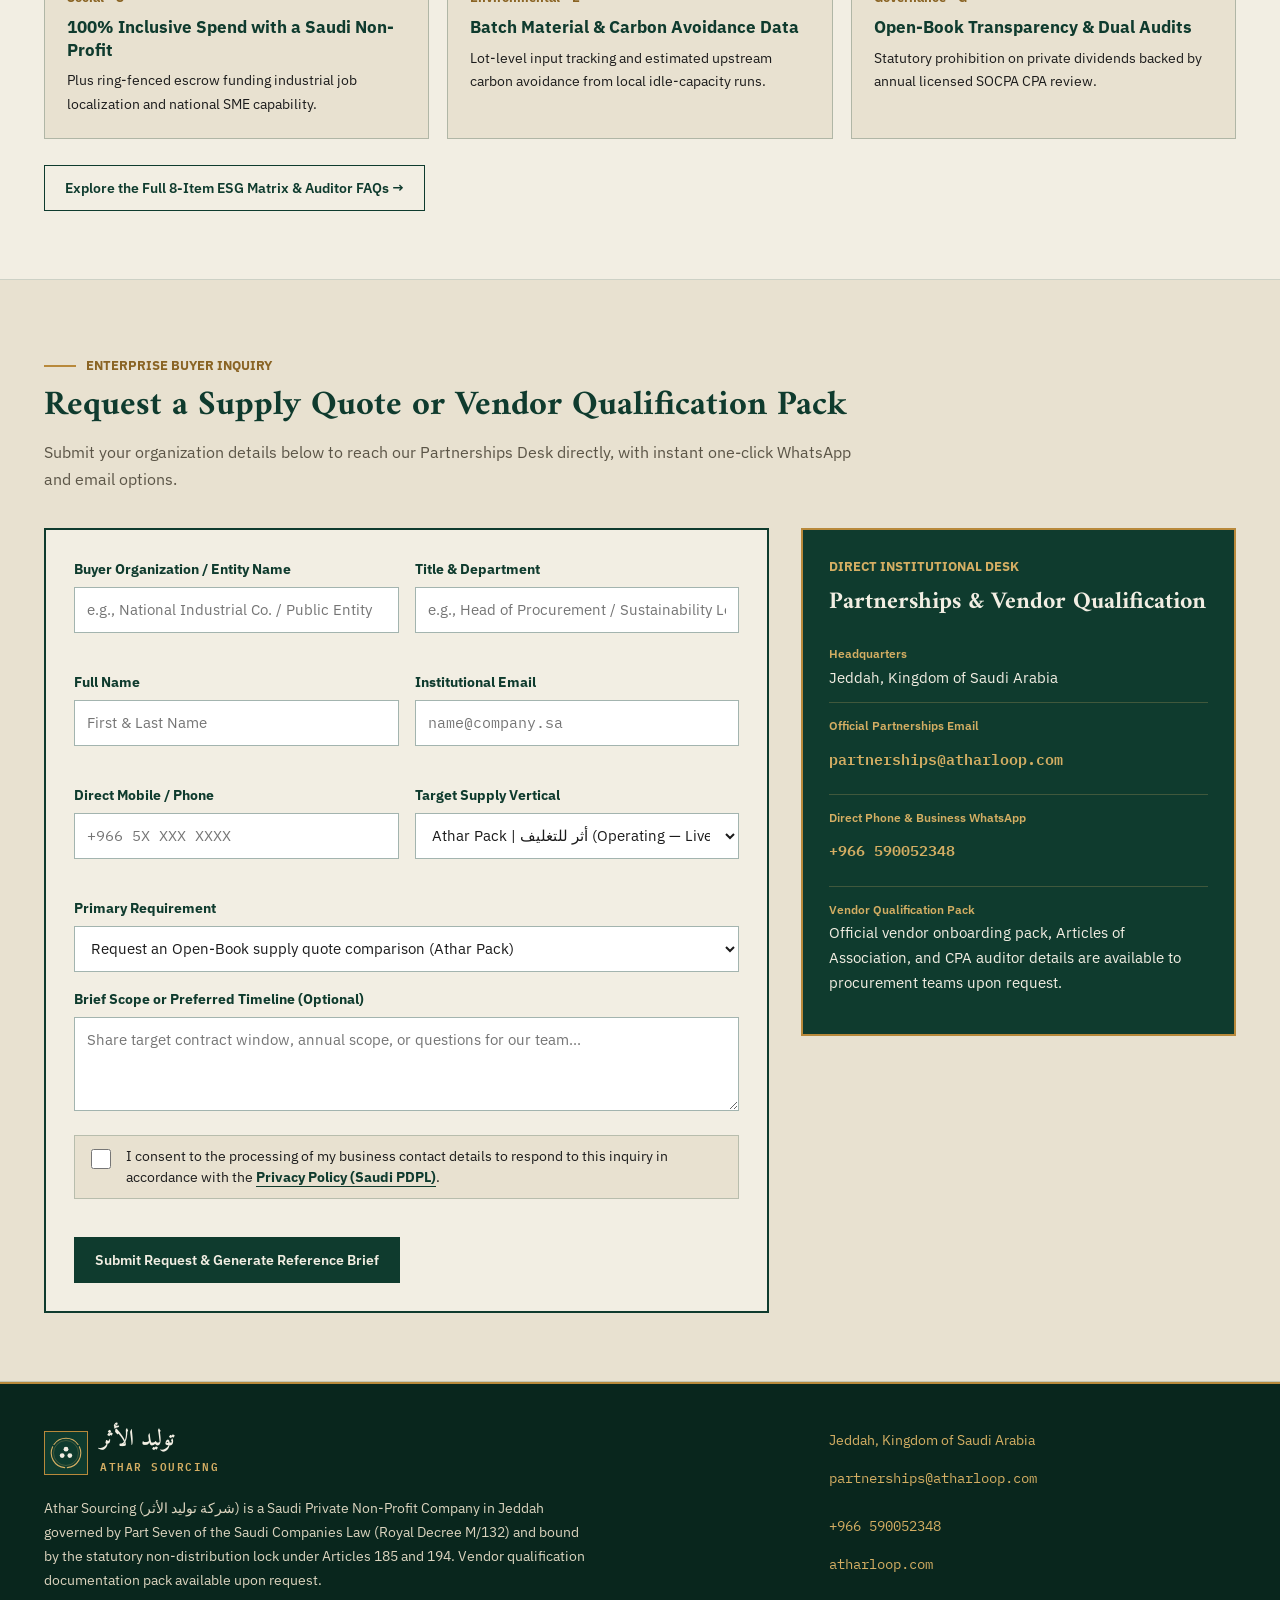
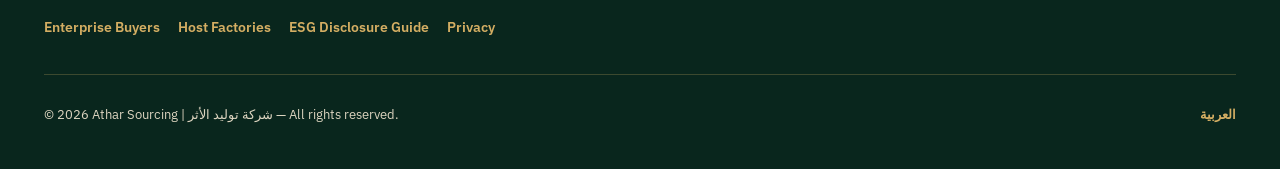
<file: en/index.html>
<!DOCTYPE html>
<html lang="en" dir="ltr">
<head>
<meta charset="UTF-8">
<meta name="viewport" content="width=device-width, initial-scale=1.0">
<title>Athar Sourcing | شركة توليد الأثر — Market-Parity Institutional Supply &amp; Ready-to-Disclose ESG Impact</title>
<meta name="description" content="We supply routine institutional operational needs at prevailing market prices via transparent Open-Book contracts, delivering audited metrics ready for ESG disclosure at 0% Green Premium.">
<link rel="canonical" href="https://atharloop.com/en/">
<link rel="alternate" hreflang="ar" href="https://atharloop.com/">
<link rel="alternate" hreflang="en" href="https://atharloop.com/en/">
<link rel="alternate" hreflang="x-default" href="https://atharloop.com/">
<meta property="og:type" content="website">
<meta property="og:site_name" content="شركة توليد الأثر | Athar Sourcing">
<meta property="og:title" content="Athar Sourcing | شركة توليد الأثر — Market-Parity Institutional Supply &amp; Ready-to-Disclose ESG Impact">
<meta property="og:description" content="We supply routine institutional operational needs at prevailing market prices via transparent Open-Book contracts, delivering audited metrics ready for ESG disclosure at 0% Green Premium.">
<meta property="og:url" content="https://atharloop.com/en/">
<meta property="og:image" content="https://atharloop.com/assets/og-en.png">
<meta property="og:image:width" content="1200">
<meta property="og:image:height" content="630">
<meta name="twitter:card" content="summary_large_image">
<meta name="twitter:title" content="Athar Sourcing | شركة توليد الأثر — Market-Parity Institutional Supply &amp; Ready-to-Disclose ESG Impact">
<meta name="twitter:description" content="We supply routine institutional operational needs at prevailing market prices via transparent Open-Book contracts, delivering audited metrics ready for ESG disclosure at 0% Green Premium.">
<meta name="twitter:image" content="https://atharloop.com/assets/og-en.png">
<meta name="theme-color" content="#0F3B2E">
<link rel="icon" type="image/svg+xml" href="../assets/favicon.svg">
<link rel="preconnect" href="https://fonts.googleapis.com">
<link rel="preconnect" href="https://fonts.gstatic.com" crossorigin>
<link href="https://fonts.googleapis.com/css2?family=Amiri:wght@700&family=IBM+Plex+Mono:wght@500;600&family=IBM+Plex+Sans+Arabic:wght@400;500;600;700&family=IBM+Plex+Sans:wght@400;500;600;700&display=swap" rel="stylesheet">
<link rel="stylesheet" href="../assets/landing.css">
<script type="application/ld+json">{"@context": "https://schema.org", "@type": "NGO", "name": "شركة توليد الأثر | Athar Sourcing", "alternateName": "Athar Sourcing", "url": "https://atharloop.com/", "logo": "https://atharloop.com/assets/favicon.svg", "image": "https://atharloop.com/assets/og-en.png", "email": "partnerships@atharloop.com", "telephone": "+966 590052348", "nonprofitStatus": "Saudi Private Non-Profit Company (Companies Law Part Seven, Royal Decree M/132, Articles 185 & 194)", "address": {"@type": "PostalAddress", "addressLocality": "Jeddah", "addressCountry": "SA"}, "department": [{"@type": "Organization", "name": "أثر للتغليف | Athar Pack"}, {"@type": "Organization", "name": "أثر للغذاء | Athar Catering"}, {"@type": "Organization", "name": "أثر للحلول اللوجستية | Athar Logistics"}, {"@type": "Organization", "name": "أثر للدراسات | Athar Studies"}, {"@type": "Organization", "name": "أثر للابتكار المسؤول | Athar Responsible Innovation"}]}</script>
</head>
<body>
<a class="skip-link" href="#top">Skip directly to main content</a>
<div class="top-strip">
  <div class="container top-strip-inner">
    <div class="strip-status">
      <span class="status-dot" aria-hidden="true"></span>
      <span>Saudi Private Non-Profit • Companies Law Part Seven (Royal Decree M/132 • Articles 185 &amp; 194)</span>
    </div>
    <div class="strip-meta">
      <span>Jeddah, Kingdom of Saudi Arabia</span>
      <span class="strip-sep" aria-hidden="true">|</span>
      <a class="num-ltr" href="mailto:partnerships@atharloop.com">partnerships@atharloop.com</a>
      <span class="strip-sep" aria-hidden="true">|</span>
      <a class="num-ltr" href="https://wa.me/966590052348" target="_blank" rel="noopener">+966 590052348</a>
    </div>
  </div>
</div>
<header class="site-header">
  <div class="container header-inner">
    <a class="brand-lockup" href="index.html" aria-label="توليد الأثر — ATHAR SOURCING">
      <div class="brand-seal-box"><svg class="seal-svg" viewBox="0 0 200 200" aria-hidden="true" focusable="false"><path d="M 24.83 46.97 A 92 92 0 0 1 175.17 46.97 M 183.51 61.41 A 92 92 0 0 1 108.34 191.62 M 91.66 191.62 A 92 92 0 0 1 16.49 61.41" fill="none" stroke="#D4AE63" stroke-width="7" stroke-linecap="round"/><circle cx="100" cy="100" r="78" fill="none" stroke="#D4AE63" stroke-width="1.6"/><g fill="#F2EEE3"><circle cx="100" cy="76" r="15"/><circle cx="76" cy="116" r="15"/><circle cx="124" cy="116" r="15"/></g></svg></div>
      <div>
        <div class="brand-text-ar">توليد الأثر</div>
        <div class="brand-text-en num-ltr">ATHAR SOURCING</div>
      </div>
    </a>
    <nav class="primary-nav" aria-label="Primary">
      <a class="nav-link is-current" aria-current="page" href="index.html">Enterprise Buyers</a><a class="nav-link" href="partners/index.html">Host Factories</a><a class="nav-link" href="esg/index.html">ESG Disclosure Guide</a><a class="nav-link" href="privacy/index.html">Privacy</a>
    </nav>
    <div class="header-actions">
      <a class="lang-switch" href="../index.html">العربية</a>
      <a class="btn-primary header-cta-desktop" href="#start">Request a Quote</a>
      <button id="menuToggle" class="menu-toggle" type="button" aria-expanded="false" aria-controls="mobileDrawer" aria-label="Toggle navigation menu">
        <span class="menu-bar"></span>
        <span class="menu-bar"></span>
      </button>
    </div>
  </div>
  <div id="mobileDrawer" class="mobile-drawer">
    <div class="mobile-drawer-inner">
      <nav class="mobile-nav-list" aria-label="Mobile">
        <a aria-current="page" href="index.html">Enterprise Buyers</a><a href="partners/index.html">Host Factories</a><a href="esg/index.html">ESG Disclosure Guide</a><a href="privacy/index.html">Privacy</a>
        <a href="#start">Request a Quote</a>
      </nav>
    </div>
  </div>
</header>
<main id="top">
<section class="hero-band">
  <div class="container hero-grid">
    <div>
      <div class="eyebrow-badge">SAUDI PRIVATE NON-PROFIT • OPEN-BOOK INSTITUTIONAL SUPPLY</div>
      <h1 class="hero-title">Market-parity pricing on your operational supply. Audited impact ready for your ESG report.</h1>
      <p class="hero-lead">Athar Sourcing delivers routine B2B operational supplies at prevailing commercial rates by activating idle capacity across qualified Saudi plants—providing quarterly certificates ready for sustainability disclosure.</p>
      <div class="open-book-box">
        <div class="open-book-title">What is Open-Book Pricing?</div>
        <p class="open-book-def">A transparent contract where every invoice discloses actual verified costs for raw inputs, manufacturing, independent QA, and delivery with zero hidden broker markups—plus a single declared +10% cost margin (= 9.09% of net invoice) locked inside an audited non-profit escrow account.</p>
      </div>
      <div class="hero-cta-row">
        <a class="btn-brass" href="#start">Request an Institutional Supply Quote</a>
        <a class="btn-outline-light" href="esg/index.html">Explore the ESG Disclosure Guide</a>
      </div>
      <div class="hero-sublink-row">
        <span>Representing a Saudi factory or logistics operator with underutilized capacity?</span>
        <a class="hero-sublink" href="partners/index.html">Visit the Host Factories Portal →</a>
      </div>
    </div>
    <aside class="deed-specimen" aria-label="The 4-Part Open-Book Formula">
      <div class="deed-specimen-head">
        <div>
          <div class="deed-code num-ltr">CONTRACTUAL PRICING STRUCTURE • ARTICLES 185 &amp; 194</div>
          <h2 class="deed-title">The 4-Part Open-Book Formula</h2>
          <p class="deed-sub">Disclosed cost structure with zero hidden commercial markups</p>
        </div>
        <div class="deed-specimen-seal"><svg class="seal-svg" viewBox="0 0 200 200" aria-hidden="true" focusable="false"><path d="M 24.83 46.97 A 92 92 0 0 1 175.17 46.97 M 183.51 61.41 A 92 92 0 0 1 108.34 191.62 M 91.66 191.62 A 92 92 0 0 1 16.49 61.41" fill="none" stroke="#D4AE63" stroke-width="7" stroke-linecap="round"/><circle cx="100" cy="100" r="78" fill="none" stroke="#D4AE63" stroke-width="1.6"/><g fill="#F2EEE3"><circle cx="100" cy="76" r="15"/><circle cx="76" cy="116" r="15"/><circle cx="124" cy="116" r="15"/></g></svg></div>
      </div>
      <div class="deed-texture-strip">
        <img src="../assets/materials/pillar-01-sovereign-green.jpg" alt="Athar Sourcing sovereign green archival deed texture" width="640" height="128" loading="eager">
      </div>
      <div class="deed-rows">
        <div class="deed-row"><span class="deed-row-main"><span class="deed-row-idx num-ltr">01</span> <span>Actual Qualified Raw Inputs</span></span><span class="deed-row-meta">Verified supplier cost</span></div><div class="deed-row"><span class="deed-row-main"><span class="deed-row-idx num-ltr">02</span> <span>National Plant Conversion</span></span><span class="deed-row-meta">Idle-capacity execution</span></div><div class="deed-row"><span class="deed-row-main"><span class="deed-row-idx num-ltr">03</span> <span>Athar QA &amp; DDP Delivery</span></span><span class="deed-row-meta">6 independent stages</span></div><div class="deed-row deed-row-highlight"><span class="deed-row-main"><span class="deed-row-idx num-ltr">04</span> <span>Declared Ring-Fenced Margin</span></span><span class="deed-row-meta">9.09% of net invoice</span></div>
      </div>
      <div class="deed-total">
        <span>Net Price to Enterprise Buyer</span>
        <span class="deed-total-val">Prevailing Market Parity (0% Green Premium)</span>
      </div>
      <div class="deed-stamp">0% Private Dividend Lock under Saudi Companies Law (M/132)</div>
    </aside>
  </div>
  <div class="kpi-strip">
    <div class="container kpi-grid">
      <div class="kpi-cell"><div class="kpi-num num-ltr">0%</div><div class="kpi-label">Green Price Premium</div><div class="kpi-sub">Matched to commercial market rate</div></div><div class="kpi-cell"><div class="kpi-num num-ltr">0%</div><div class="kpi-label">Private Dividend</div><div class="kpi-sub">Saudi Non-Profit (M/132)</div></div><div class="kpi-cell"><div class="kpi-num num-ltr">9.09%</div><div class="kpi-label">Ring-Fenced Invoice Share</div><div class="kpi-sub">Dedicated to impact escrow</div></div><div class="kpi-cell"><div class="kpi-num num-ltr">06</div><div class="kpi-label">Independent QA Gates</div><div class="kpi-sub">Cleared prior to lot release</div></div>
    </div>
  </div>
</section>
<section class="trust-band" aria-label="Credibility &amp; Assurance Pillars">
  <div class="container">
    <div class="trust-grid">
      <div class="trust-card"><h2 class="trust-card-title">Live Operating Vertical</h2><p class="trust-card-desc">Athar Pack actively serves enterprise supply contracts out of Jeddah under centralized QA governance.</p></div><div class="trust-card"><h2 class="trust-card-title">Vendor Qualification Pack</h2><p class="trust-card-desc">Complete vendor onboarding documentation and statutory charter available to procurement teams upon request.</p></div><div class="trust-card"><h2 class="trust-card-title">Independent Dual Audit</h2><p class="trust-card-desc">Escrow accounts undergo annual audit by a licensed SOCPA CPA firm and sustainability assurance under ISAE 3000.</p></div>
    </div>
  </div>
</section>
<section id="how-it-works" class="section-band">
  <div class="container">
    <div class="section-header">
      <div class="chapter-meta"><span class="chapter-rule" aria-hidden="true"></span><span>HOW IT WORKS &amp; COST BENCHMARK</span></div>
      <h2 class="section-title">How We Match Commercial Market Prices with Zero Green Premium</h2>
      <p class="section-intro">Instead of building redundant factories and passing capital overhead onto your invoice, we route scheduled institutional demand into qualified underutilized Saudi production lines.</p>
    </div>
    <div class="how-layout">
      <div class="steps-stack">
        <div class="step-card"><div class="step-num num-ltr">01</div><h3 class="step-title">Spec Lock &amp; Market-Rate Match</h3><p class="step-desc">We match your exact technical specifications and price contracts at prevailing commercial market parity.</p></div><div class="step-card"><div class="step-num num-ltr">02</div><h3 class="step-title">National Execution &amp; 6-Stage QA</h3><p class="step-desc">Batches run on qualified Saudi lines and must clear centralized Athar QA inspection before release.</p></div><div class="step-card"><div class="step-num num-ltr">03</div><h3 class="step-title">Open-Book Invoice &amp; Quarterly ESG Data</h3><p class="step-desc">You book 100% of spend as routine procurement and receive quarterly figures ready for ESG reporting.</p></div>
      </div>
      <aside class="bench-card" aria-label="Illustrative Cost-Structure Index (Commercial Market Baseline = 100)">
        <h3 class="bench-title">Illustrative Cost-Structure Index (Commercial Market Baseline = 100)</h3>
        <p class="bench-note">Structural comparison showing how direct idle-capacity contracting absorbs the declared impact margin within market pricing.</p>
        <div class="bench-list">
          <div><div class="bench-item-head"><span>Conventional &#x27;Green-Branded&#x27; Supply</span><span class="num-ltr">130 — 140</span></div><div class="bench-track"><div class="bench-bar-fill bench-bar-inflated" style="--ratio:1.0"></div></div><p class="bench-caption">Duplicated CapEx + intermediaries + unverified green surcharge (+25% to +40%).</p></div><div><div class="bench-item-head"><span>Standard Commercial Supply (Closed Invoice)</span><span class="num-ltr">100</span></div><div class="bench-track"><div class="bench-bar-fill bench-bar-opaque" style="--ratio:0.74"></div></div><p class="bench-caption">Prevailing market rate • Undisclosed vendor margin • Zero ESG data.</p></div><div><div class="bench-item-head"><span>Athar Sourcing Open-Book Supply</span><span class="num-ltr">100</span></div><div class="bench-track"><div class="bench-bar-fill bench-bar-athar" style="--ratio:0.74"></div></div><p class="bench-caption">90.91% disclosed inputs, conversion &amp; QA + 9.09% escrowed impact.</p></div>
        </div>
        <p class="bench-method-note">Methodological Note: This chart represents an illustrative cost-structure model (Commercial Baseline = 100) comparing multi-tier brokered green surcharges against direct national idle-capacity execution. Actual price parity is benchmarked contractually against each buyer&#x27;s baseline commercial quotes.</p>
      </aside>
    </div>
  </div>
</section>
<section id="verticals" class="section-band band-sand">
  <div class="container">
    <div class="section-header">
      <div class="chapter-meta"><span class="chapter-rule" aria-hidden="true"></span><span>INSTITUTIONAL SUPPLY VERTICALS</span></div>
      <h2 class="section-title">Three Specialized Sectors Under Unified Open-Book Governance</h2>
      <p class="section-intro">Each vertical operates with sector-specific expertise while remaining bound to centralized Athar QA and the parent company&#x27;s statutory profit-lock.</p>
    </div>
    <div class="verticals-grid">
      <article class="vertical-card"><div><div class="vertical-photo-wrap"><img src="../assets/materials/sector-01-athar-pack.jpg" alt="Industrial packaging fiber macro texture for Athar Pack" width="480" height="240" loading="lazy"><span class="vertical-status is-live">OPERATING VERTICAL • LIVE</span></div><div class="vertical-body"><div class="vertical-identity-row"><div class="vmark-box"><svg class="vmark-svg" viewBox="0 0 200 200" role="img" aria-label="أثر للتغليف | Athar Pack"><path d="M 24.83 46.97 A 92 92 0 0 1 175.17 46.97 M 183.51 61.41 A 92 92 0 0 1 108.34 191.62 M 91.66 191.62 A 92 92 0 0 1 16.49 61.41" fill="none" stroke="#1C2230" stroke-width="7" stroke-linecap="round"/><circle cx="100" cy="100" r="78" fill="none" stroke="#1C2230" stroke-width="1.6"/><path d="M 86 58 H 97 V 66 H 103 V 58 H 114 V 86 H 86 Z" fill="#B4442B"/><g fill="#1C2230"><path d="M 60 100 H 71 V 108 H 77 V 100 H 88 V 128 H 60 Z"/><path d="M 112 100 H 123 V 108 H 129 V 100 H 140 V 128 H 112 Z"/></g></svg></div><div><div class="vertical-name-ar">أثر للتغليف</div><div class="vertical-name-en num-ltr">ATHAR PACK</div><span class="endorse-lockup"><svg class="endorse-seal" viewBox="0 0 200 200" aria-hidden="true"><path d="M 24.83 46.97 A 92 92 0 0 1 175.17 46.97 M 183.51 61.41 A 92 92 0 0 1 108.34 191.62 M 91.66 191.62 A 92 92 0 0 1 16.49 61.41" fill="none" stroke="currentColor" stroke-width="12" stroke-linecap="round"/><g fill="currentColor"><circle cx="100" cy="74" r="19"/><circle cx="73" cy="118" r="19"/><circle cx="127" cy="118" r="19"/></g></svg><span>by Athar Sourcing</span></span></div></div><p class="vertical-desc">High-turnover industrial and operational packaging supplied at prevailing market parity with independent batch QA and material tracking.</p><div class="vertical-gov-note">Active for immediate contract quotation and onboarding.</div></div></div><button class="vertical-select-btn" type="button" data-select-vertical="pack">Select this vertical in quote request →</button></article><article class="vertical-card"><div><div class="vertical-photo-wrap"><img src="../assets/materials/sector-02-athar-catering.jpg" alt="Dry staple food supply macro texture for Athar Catering" width="480" height="240" loading="lazy"><span class="vertical-status">NEXT VERTICAL</span></div><div class="vertical-body"><div class="vertical-identity-row"><div class="vmark-box"><svg class="vmark-svg" viewBox="0 0 200 200" role="img" aria-label="أثر للغذاء | Athar Catering"><rect x="24" y="78" width="152" height="12" fill="#A3243B"/><path d="M38 98 H162 A62 62 0 0 1 38 98 Z" fill="#4A2A1A"/><circle cx="100" cy="54" r="14" fill="#4A2A1A"/></svg></div><div><div class="vertical-name-ar">أثر للغذاء</div><div class="vertical-name-en num-ltr">ATHAR CATERING</div><span class="endorse-lockup"><svg class="endorse-seal" viewBox="0 0 200 200" aria-hidden="true"><path d="M 24.83 46.97 A 92 92 0 0 1 175.17 46.97 M 183.51 61.41 A 92 92 0 0 1 108.34 191.62 M 91.66 191.62 A 92 92 0 0 1 16.49 61.41" fill="none" stroke="currentColor" stroke-width="12" stroke-linecap="round"/><g fill="currentColor"><circle cx="100" cy="74" r="19"/><circle cx="73" cy="118" r="19"/><circle cx="127" cy="118" r="19"/></g></svg><span>by Athar Sourcing</span></span></div></div><p class="vertical-desc">Institutional dry and staple food supply and contractual catering connecting national food processors directly to enterprise buyers.</p><div class="vertical-gov-note">Open for early enterprise buyer interest registration.</div></div></div><button class="vertical-select-btn" type="button" data-select-vertical="catering">Select this vertical in quote request →</button></article><article class="vertical-card"><div><div class="vertical-photo-wrap"><img src="../assets/materials/sector-03-athar-logistics.jpg" alt="Staged warehousing and pallet infrastructure for Athar Logistics" width="480" height="240" loading="lazy"><span class="vertical-status">PHASE 02</span></div><div class="vertical-body"><div class="vertical-identity-row"><div class="vmark-box"><svg class="vmark-svg" viewBox="0 0 200 200" role="img" aria-label="أثر للحلول اللوجستية | Athar Logistics"><g fill="#23272B"><rect x="22" y="70" width="156" height="16"/><rect x="22" y="94" width="156" height="16"/><rect x="22" y="118" width="156" height="12"/><rect x="22" y="130" width="28" height="26"/><rect x="86" y="130" width="28" height="26"/><rect x="150" y="130" width="28" height="26"/></g><rect x="22" y="156" width="156" height="10" fill="#1D5FA8"/></svg></div><div><div class="vertical-name-ar">أثر للحلول اللوجستية</div><div class="vertical-name-en num-ltr">ATHAR LOGISTICS</div><span class="endorse-lockup"><svg class="endorse-seal" viewBox="0 0 200 200" aria-hidden="true"><path d="M 24.83 46.97 A 92 92 0 0 1 175.17 46.97 M 183.51 61.41 A 92 92 0 0 1 108.34 191.62 M 91.66 191.62 A 92 92 0 0 1 16.49 61.41" fill="none" stroke="currentColor" stroke-width="12" stroke-linecap="round"/><g fill="currentColor"><circle cx="100" cy="74" r="19"/><circle cx="73" cy="118" r="19"/><circle cx="127" cy="118" r="19"/></g></svg><span>by Athar Sourcing</span></span></div></div><p class="vertical-desc">Sustainable pallet pooling, secure staged warehousing, and scheduled B2B transport with corridor carbon tracking.</p><div class="vertical-gov-note">Open for early enterprise and fleet partner registration.</div></div></div><button class="vertical-select-btn" type="button" data-select-vertical="logistics">Select this vertical in quote request →</button></article>
    </div>
  </div>
</section>
<section id="esg-summary" class="section-band">
  <div class="container">
    <div class="section-header">
      <div class="chapter-meta"><span class="chapter-rule" aria-hidden="true"></span><span>CFO &amp; SUSTAINABILITY SUMMARY</span></div>
      <h2 class="section-title">Standard Procurement Booking. Data Prepared for ESG Disclosure.</h2>
      <p class="section-intro">Invoices are booked as routine operational procurement without touching philanthropic budgets, while we deliver quarterly verified data prepared in alignment with GRI and Saudi Exchange ESG guidelines.</p>
    </div>
    <div class="esg-summary-grid">
      <div class="esg-pillar-card"><div class="esg-pillar-code">Social • S</div><div class="esg-pillar-pct">100% Inclusive Spend with a Saudi Non-Profit</div><p class="esg-pillar-desc" style="margin-top:8px">Plus ring-fenced escrow funding industrial job localization and national SME capability.</p></div><div class="esg-pillar-card"><div class="esg-pillar-code">Environmental • E</div><div class="esg-pillar-pct">Batch Material &amp; Carbon Avoidance Data</div><p class="esg-pillar-desc" style="margin-top:8px">Lot-level input tracking and estimated upstream carbon avoidance from local idle-capacity runs.</p></div><div class="esg-pillar-card"><div class="esg-pillar-code">Governance • G</div><div class="esg-pillar-pct">Open-Book Transparency &amp; Dual Audits</div><p class="esg-pillar-desc" style="margin-top:8px">Statutory prohibition on private dividends backed by annual licensed SOCPA CPA review.</p></div>
    </div>
    <div>
      <a class="btn-outline-dark" href="esg/index.html">Explore the Full 8-Item ESG Matrix &amp; Auditor FAQs →</a>
    </div>
  </div>
</section>
<section id="start" class="section-band band-sand">
  <div class="container">
    <div class="section-header">
      <div class="chapter-meta"><span class="chapter-rule" aria-hidden="true"></span><span>ENTERPRISE BUYER INQUIRY</span></div>
      <h2 class="section-title">Request a Supply Quote or Vendor Qualification Pack</h2>
      <p class="section-intro">Submit your organization details below to reach our Partnerships Desk directly, with instant one-click WhatsApp and email options.</p>
    </div>
    <div class="portal-grid">
      <div class="form-deed-box">
        <form id="partnershipForm" novalidate
              data-ajax-endpoint="https://formsubmit.co/ajax/Hassan@atharloop.com"
              data-err-required="Please complete this required field."
              data-err-email="Please enter a valid institutional email address."
              data-err-consent="Please confirm the PDPL privacy notice to submit."
              data-msg-sending="Recording inquiry with the Partnerships Desk..."
              data-msg-sent="Your inquiry has been logged electronically with our Partnerships Desk. You may also dispatch an immediate copy via WhatsApp or email below."
              data-msg-fallback="Your reference brief is ready below — dispatch in one click via official email or executive WhatsApp.">
          <input type="hidden" id="fieldTrack" name="track" value="buyer">
          <div class="form-grid-2">
            <div class="field-group">
              <label class="field-label" for="fieldOrg">Buyer Organization / Entity Name</label>
              <input class="field-input" id="fieldOrg" name="org" type="text" required placeholder="e.g., National Industrial Co. / Public Entity">
              <span class="field-error" id="fieldOrgErr" aria-live="polite"></span>
            </div>
            <div class="field-group">
              <label class="field-label" for="fieldRole">Title &amp; Department</label>
              <input class="field-input" id="fieldRole" name="role" type="text" placeholder="e.g., Head of Procurement / Sustainability Lead">
              <span class="field-error" id="fieldRoleErr" aria-live="polite"></span>
            </div>
          </div>
          <div class="form-grid-2">
            <div class="field-group">
              <label class="field-label" for="fieldName">Full Name</label>
              <input class="field-input" id="fieldName" name="name" type="text" required placeholder="First &amp; Last Name">
              <span class="field-error" id="fieldNameErr" aria-live="polite"></span>
            </div>
            <div class="field-group">
              <label class="field-label" for="fieldEmail">Institutional Email</label>
              <input class="field-input num-ltr" id="fieldEmail" name="email" type="email" required placeholder="name@company.sa">
              <span class="field-error" id="fieldEmailErr" aria-live="polite"></span>
            </div>
          </div>
          <div class="form-grid-2">
            <div class="field-group">
              <label class="field-label" for="fieldPhone">Direct Mobile / Phone</label>
              <input class="field-input num-ltr" id="fieldPhone" name="phone" type="tel" required placeholder="+966 5X XXX XXXX">
              <span class="field-error" id="fieldPhoneErr" aria-live="polite"></span>
            </div>
            <div class="field-group">
              <label class="field-label" for="fieldVertical">Target Supply Vertical</label>
              <select class="field-input" id="fieldVertical" name="vertical"><option value="pack">Athar Pack | أثر للتغليف (Operating — Live)</option><option value="catering">Athar Catering | أثر للغذاء (Next Vertical)</option><option value="logistics">Athar Logistics | أثر للحلول اللوجستية (Phase 02)</option><option value="multi">Multi-Vertical Framework / ESG Briefing</option></select>
            </div>
          </div>
          <div class="field-group">
            <label class="field-label" for="fieldScope">Primary Requirement</label>
            <select class="field-input" id="fieldScope" name="scope"><option value="Request an Open-Book supply quote comparison (Athar Pack)">Request an Open-Book supply quote comparison (Athar Pack)</option><option value="Request official Vendor Qualification Documentation Pack">Request official Vendor Qualification Documentation Pack</option><option value="Register early buyer interest (Athar Catering / Athar Logistics)">Register early buyer interest (Athar Catering / Athar Logistics)</option><option value="Schedule a CFO &amp; Sustainability ESG briefing">Schedule a CFO &amp; Sustainability ESG briefing</option></select>
          </div>
          <div class="field-group">
            <label class="field-label" for="fieldNotes">Brief Scope or Preferred Timeline (Optional)</label>
            <textarea class="field-input" id="fieldNotes" name="notes" rows="3" placeholder="Share target contract window, annual scope, or questions for our team..."></textarea>
          </div>
          <div class="field-group">
            <div class="consent-row">
              <input class="consent-check" id="fieldConsent" name="consent" type="checkbox" required>
              <label class="consent-label" for="fieldConsent">
                I consent to the processing of my business contact details to respond to this inquiry in accordance with the <a href="privacy/index.html">Privacy Policy (Saudi PDPL)</a>.
              </label>
            </div>
            <span class="field-error" id="fieldConsentErr" aria-live="polite"></span>
          </div>
          <button class="btn-primary" type="submit">Submit Request &amp; Generate Reference Brief</button>
        </form>
        <div id="briefResult" class="brief-result" hidden aria-live="polite">
          <div class="qa-kicker">INSTITUTIONAL INQUIRY REFERENCE READY</div>
          <div id="briefServerStatus" class="brief-status-banner"></div>
          <div class="brief-ref-line">Reference Code: <strong id="briefRefVal" class="num-ltr">ATH-2026-0000</strong></div>
          <pre id="briefPreviewText" class="brief-preview"></pre>
          <div class="brief-actions">
            <a id="briefWaBtn" class="btn-brass" href="https://wa.me/966590052348" target="_blank" rel="noopener">Send via Executive WhatsApp (+966 590052348)</a>
            <a id="briefMailtoBtn" class="btn-outline-light" href="mailto:partnerships@atharloop.com">Open in Official Email (partnerships@atharloop.com)</a>
            <button id="briefCopyBtn" class="btn-outline-light" type="button" data-copied-msg="Reference brief copied to clipboard.">Copy Brief Text</button>
          </div>
          <div id="briefCopyStatus" class="brief-ref-line"></div>
        </div>
      </div>
      <aside class="direct-desk-card">
  <div class="qa-kicker">DIRECT INSTITUTIONAL DESK</div>
  <h3 class="qa-title">Partnerships &amp; Vendor Qualification</h3>
  <div class="desk-item">
    <div class="desk-lbl">Headquarters</div>
    <div class="desk-val">Jeddah, Kingdom of Saudi Arabia</div>
  </div>
  <div class="desk-item">
    <div class="desk-lbl">Official Partnerships Email</div>
    <div class="desk-val"><a class="num-ltr" href="mailto:partnerships@atharloop.com">partnerships@atharloop.com</a></div>
  </div>
  <div class="desk-item">
    <div class="desk-lbl">Direct Phone &amp; Business WhatsApp</div>
    <div class="desk-val"><a class="num-ltr" href="https://wa.me/966590052348" target="_blank" rel="noopener">+966 590052348</a></div>
  </div>
  <div class="desk-item">
    <div class="desk-lbl">Vendor Qualification Pack</div>
    <div class="desk-val">Official vendor onboarding pack, Articles of Association, and CPA auditor details are available to procurement teams upon request.</div>
  </div>
</aside>
    </div>
  </div>
</section>
<footer class="site-footer">
  <div class="container">
    <div class="footer-grid">
      <div>
        <div class="brand-lockup">
          <div class="brand-seal-box"><svg class="seal-svg" viewBox="0 0 200 200" aria-hidden="true" focusable="false"><path d="M 24.83 46.97 A 92 92 0 0 1 175.17 46.97 M 183.51 61.41 A 92 92 0 0 1 108.34 191.62 M 91.66 191.62 A 92 92 0 0 1 16.49 61.41" fill="none" stroke="#D4AE63" stroke-width="7" stroke-linecap="round"/><circle cx="100" cy="100" r="78" fill="none" stroke="#D4AE63" stroke-width="1.6"/><g fill="#F2EEE3"><circle cx="100" cy="76" r="15"/><circle cx="76" cy="116" r="15"/><circle cx="124" cy="116" r="15"/></g></svg></div>
          <div>
            <div class="brand-text-ar" style="color:#F2EEE3">توليد الأثر</div>
            <div class="brand-text-en num-ltr" style="color:#D4AE63">ATHAR SOURCING</div>
          </div>
        </div>
        <p style="margin-top:14px;max-width:68ch;font-size:0.9rem">Athar Sourcing (شركة توليد الأثر) is a Saudi Private Non-Profit Company in Jeddah governed by Part Seven of the Saudi Companies Law (Royal Decree M/132) and bound by the statutory non-distribution lock under Articles 185 and 194. Vendor qualification documentation pack available upon request.</p>
        <nav class="footer-nav" aria-label="Footer">
          <a href="index.html">Enterprise Buyers</a>
          <a href="partners/index.html">Host Factories</a>
          <a href="esg/index.html">ESG Disclosure Guide</a>
          <a href="privacy/index.html">Privacy</a>
        </nav>
      </div>
      <div class="footer-contacts">
        <div>Jeddah, Kingdom of Saudi Arabia</div>
        <a class="num-ltr" href="mailto:partnerships@atharloop.com">partnerships@atharloop.com</a>
        <a class="num-ltr" href="https://wa.me/966590052348" target="_blank" rel="noopener">+966 590052348</a>
        <span class="num-ltr">atharloop.com</span>
      </div>
    </div>
    <div class="footer-bottom">
      <span>© 2026 Athar Sourcing | شركة توليد الأثر — All rights reserved.</span>
      <a href="../index.html">العربية</a>
    </div>
  </div>
</footer>
</main>
<script src="../assets/landing.js" defer></script>
</body>
</html>
</file>
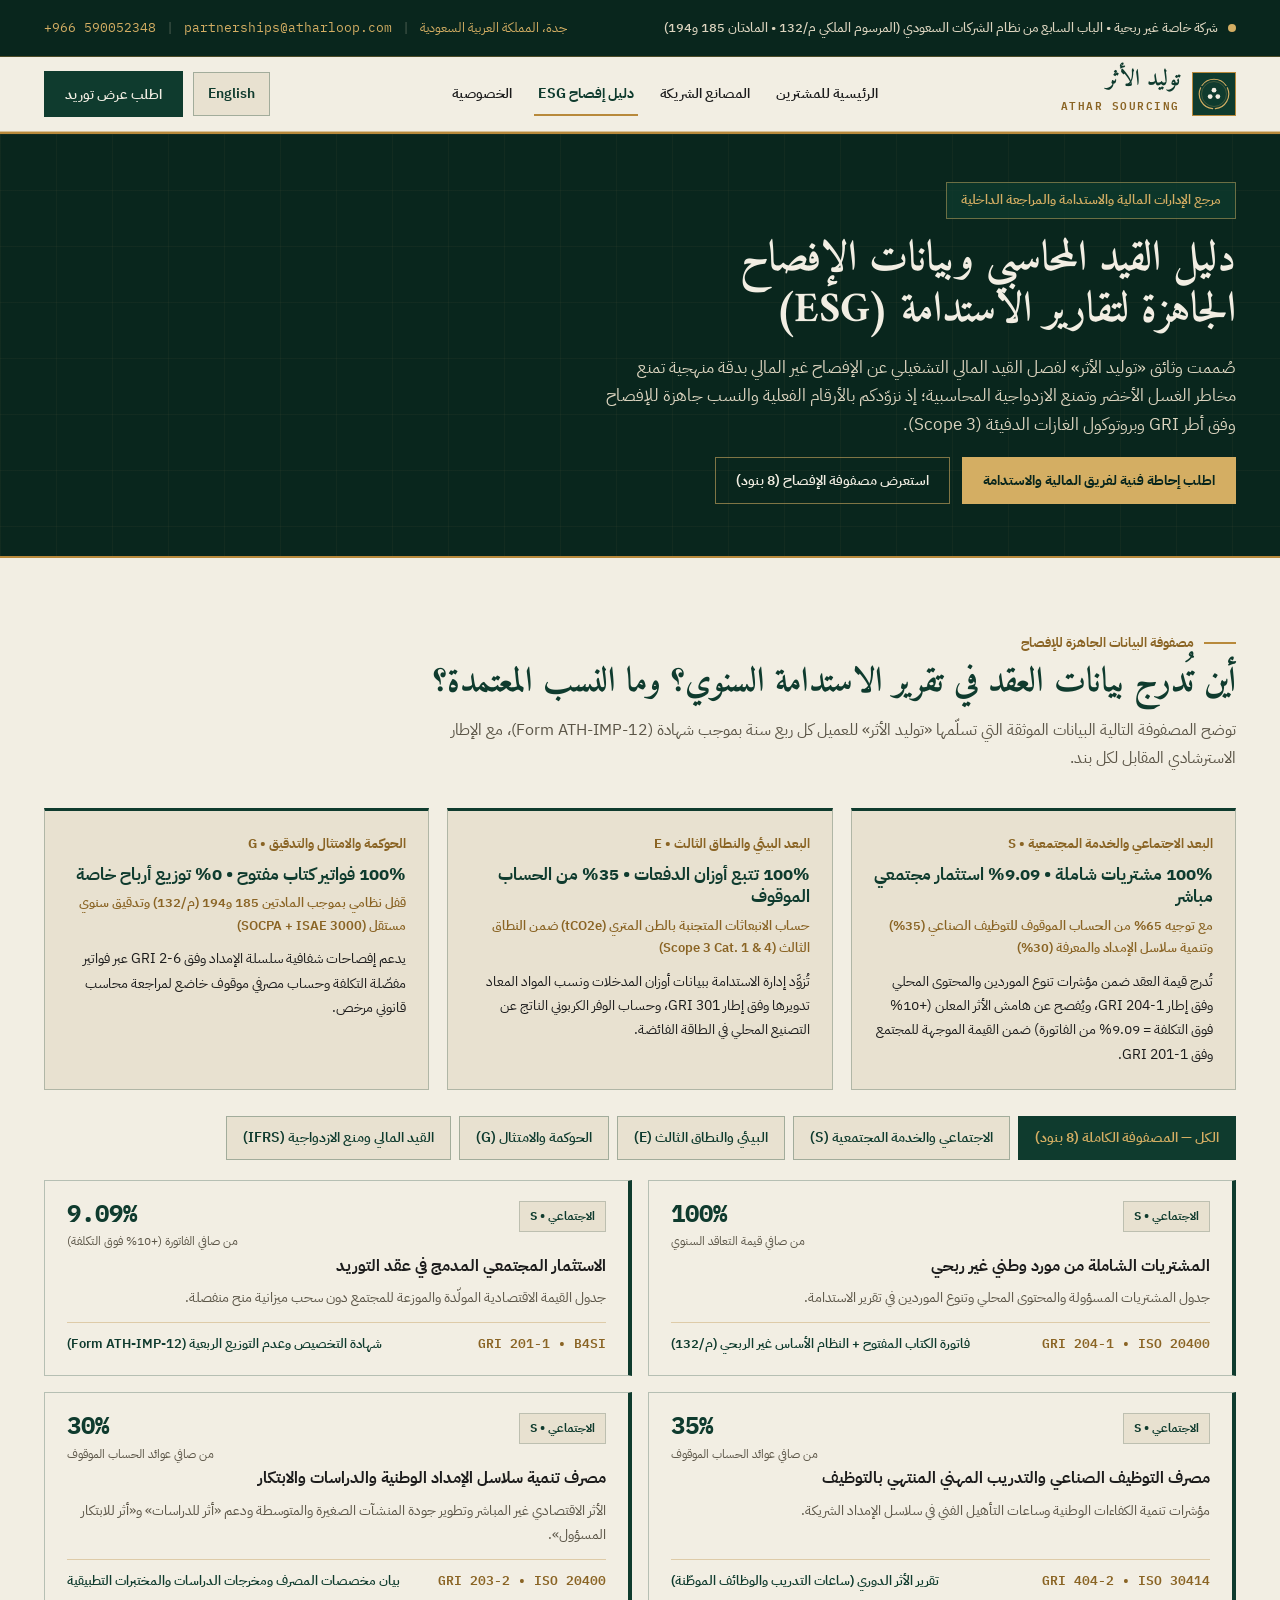
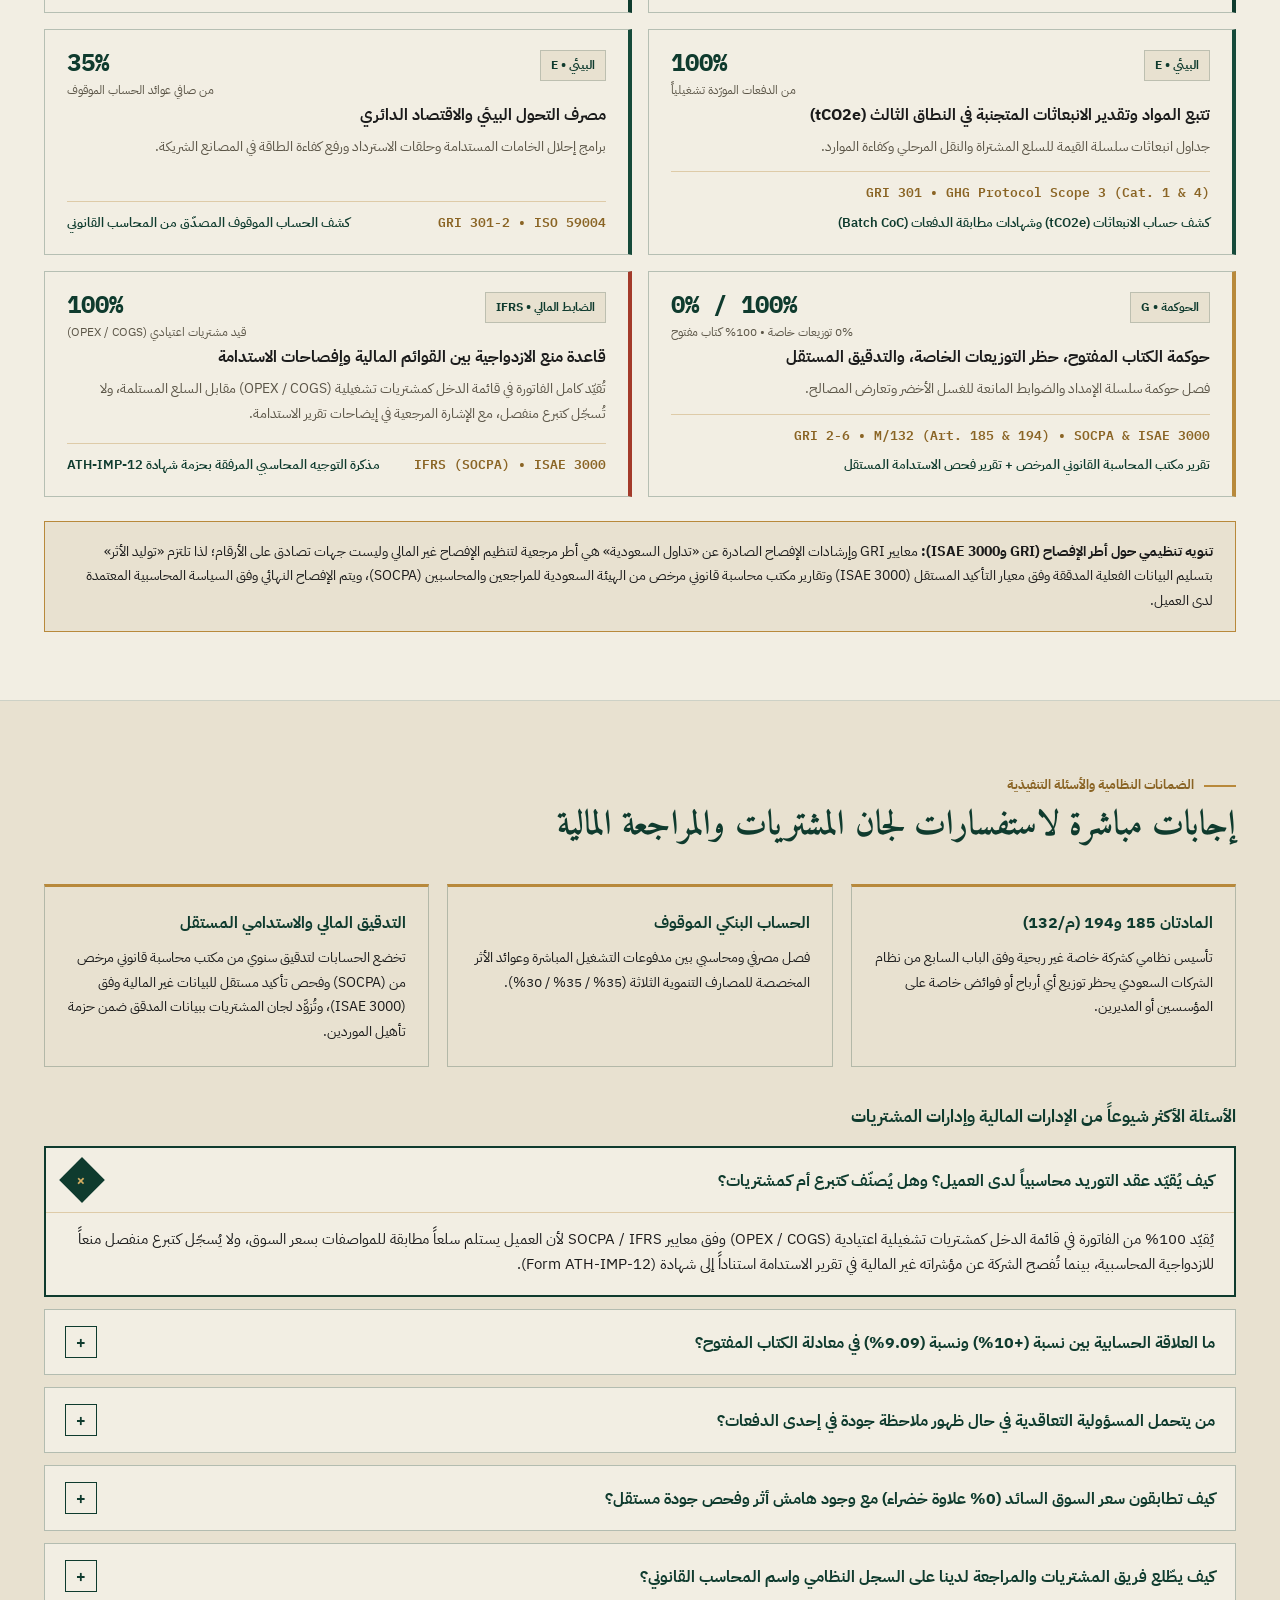
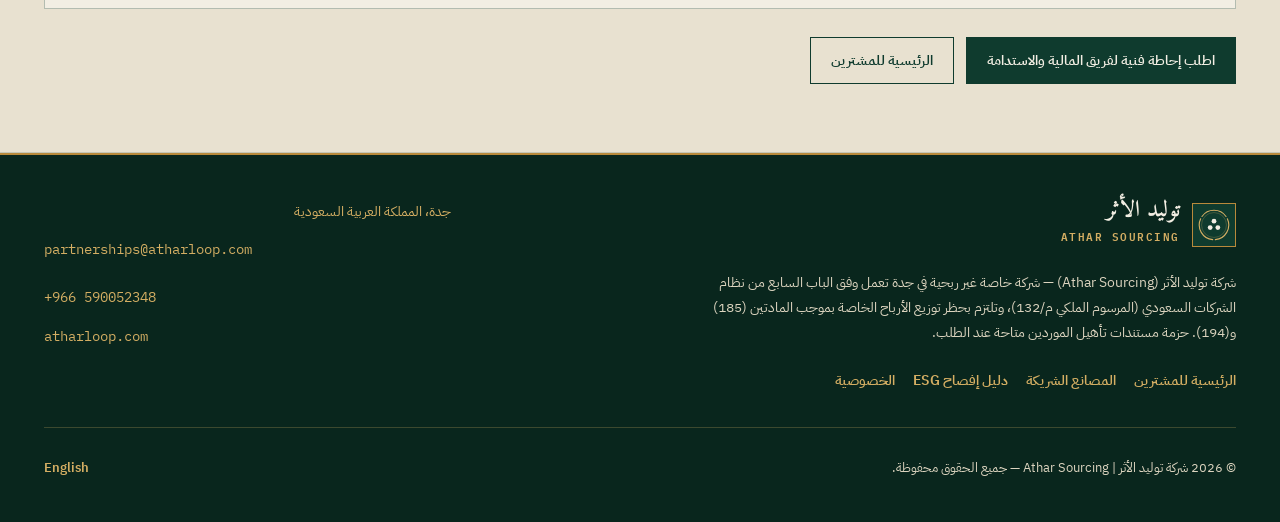
<file: esg/index.html>
<!DOCTYPE html>
<html lang="ar" dir="rtl">
<head>
<meta charset="UTF-8">
<meta name="viewport" content="width=device-width, initial-scale=1.0">
<title>دليل الإفصاح المحاسبي وتقارير ESG | شركة توليد الأثر — المعايير والنسب والأسئلة الرقابية</title>
<meta name="description" content="مرجع فني للمديرين الماليين ومديري الاستدامة ومدققي الحسابات يوضح كيفية إدراج عقود الكتاب المفتوح في القوائم المالية (OPEX/COGS) وتقارير الإفصاح وفق أطر GRI وScope 3.">
<link rel="canonical" href="https://atharloop.com/esg/">
<link rel="alternate" hreflang="ar" href="https://atharloop.com/esg/">
<link rel="alternate" hreflang="en" href="https://atharloop.com/en/esg/">
<link rel="alternate" hreflang="x-default" href="https://atharloop.com/esg/">
<meta property="og:type" content="website">
<meta property="og:site_name" content="شركة توليد الأثر | Athar Sourcing">
<meta property="og:title" content="دليل الإفصاح المحاسبي وتقارير ESG | شركة توليد الأثر — المعايير والنسب والأسئلة الرقابية">
<meta property="og:description" content="مرجع فني للمديرين الماليين ومديري الاستدامة ومدققي الحسابات يوضح كيفية إدراج عقود الكتاب المفتوح في القوائم المالية (OPEX/COGS) وتقارير الإفصاح وفق أطر GRI وScope 3.">
<meta property="og:url" content="https://atharloop.com/esg/">
<meta property="og:image" content="https://atharloop.com/assets/og-ar.png">
<meta property="og:image:width" content="1200">
<meta property="og:image:height" content="630">
<meta name="twitter:card" content="summary_large_image">
<meta name="twitter:title" content="دليل الإفصاح المحاسبي وتقارير ESG | شركة توليد الأثر — المعايير والنسب والأسئلة الرقابية">
<meta name="twitter:description" content="مرجع فني للمديرين الماليين ومديري الاستدامة ومدققي الحسابات يوضح كيفية إدراج عقود الكتاب المفتوح في القوائم المالية (OPEX/COGS) وتقارير الإفصاح وفق أطر GRI وScope 3.">
<meta name="twitter:image" content="https://atharloop.com/assets/og-ar.png">
<meta name="theme-color" content="#0F3B2E">
<link rel="icon" type="image/svg+xml" href="../assets/favicon.svg">
<link rel="preconnect" href="https://fonts.googleapis.com">
<link rel="preconnect" href="https://fonts.gstatic.com" crossorigin>
<link href="https://fonts.googleapis.com/css2?family=Amiri:wght@700&family=IBM+Plex+Mono:wght@500;600&family=IBM+Plex+Sans+Arabic:wght@400;500;600;700&family=IBM+Plex+Sans:wght@400;500;600;700&display=swap" rel="stylesheet">
<link rel="stylesheet" href="../assets/landing.css">
<script type="application/ld+json">{"@context": "https://schema.org", "@type": "NGO", "name": "شركة توليد الأثر | Athar Sourcing", "alternateName": "Athar Sourcing", "url": "https://atharloop.com/", "logo": "https://atharloop.com/assets/favicon.svg", "image": "https://atharloop.com/assets/og-ar.png", "email": "partnerships@atharloop.com", "telephone": "+966 590052348", "nonprofitStatus": "Saudi Private Non-Profit Company (Companies Law Part Seven, Royal Decree M/132, Articles 185 & 194)", "address": {"@type": "PostalAddress", "addressLocality": "Jeddah", "addressCountry": "SA"}, "department": [{"@type": "Organization", "name": "أثر للتغليف | Athar Pack"}, {"@type": "Organization", "name": "أثر للغذاء | Athar Catering"}, {"@type": "Organization", "name": "أثر للحلول اللوجستية | Athar Logistics"}, {"@type": "Organization", "name": "أثر للدراسات | Athar Studies"}, {"@type": "Organization", "name": "أثر للابتكار المسؤول | Athar Responsible Innovation"}]}</script>
</head>
<body>
<a class="skip-link" href="#top">انتقل مباشرة إلى المحتوى الرئيسي</a>
<div class="top-strip">
  <div class="container top-strip-inner">
    <div class="strip-status">
      <span class="status-dot" aria-hidden="true"></span>
      <span>شركة خاصة غير ربحية • الباب السابع من نظام الشركات السعودي (المرسوم الملكي م/132 • المادتان 185 و194)</span>
    </div>
    <div class="strip-meta">
      <span>جدة، المملكة العربية السعودية</span>
      <span class="strip-sep" aria-hidden="true">|</span>
      <a class="num-ltr" href="mailto:partnerships@atharloop.com">partnerships@atharloop.com</a>
      <span class="strip-sep" aria-hidden="true">|</span>
      <a class="num-ltr" href="https://wa.me/966590052348" target="_blank" rel="noopener">+966 590052348</a>
    </div>
  </div>
</div>
<header class="site-header">
  <div class="container header-inner">
    <a class="brand-lockup" href="../index.html" aria-label="توليد الأثر — ATHAR SOURCING">
      <div class="brand-seal-box"><svg class="seal-svg" viewBox="0 0 200 200" aria-hidden="true" focusable="false"><path d="M 24.83 46.97 A 92 92 0 0 1 175.17 46.97 M 183.51 61.41 A 92 92 0 0 1 108.34 191.62 M 91.66 191.62 A 92 92 0 0 1 16.49 61.41" fill="none" stroke="#D4AE63" stroke-width="7" stroke-linecap="round"/><circle cx="100" cy="100" r="78" fill="none" stroke="#D4AE63" stroke-width="1.6"/><g fill="#F2EEE3"><circle cx="100" cy="76" r="15"/><circle cx="76" cy="116" r="15"/><circle cx="124" cy="116" r="15"/></g></svg></div>
      <div>
        <div class="brand-text-ar">توليد الأثر</div>
        <div class="brand-text-en num-ltr">ATHAR SOURCING</div>
      </div>
    </a>
    <nav class="primary-nav" aria-label="Primary">
      <a class="nav-link" href="../index.html">الرئيسية للمشترين</a><a class="nav-link" href="../partners/index.html">المصانع الشريكة</a><a class="nav-link is-current" aria-current="page" href="index.html">دليل إفصاح ESG</a><a class="nav-link" href="../privacy/index.html">الخصوصية</a>
    </nav>
    <div class="header-actions">
      <a class="lang-switch" href="../en/esg/index.html">English</a>
      <a class="btn-primary header-cta-desktop" href="../index.html#start">اطلب عرض توريد</a>
      <button id="menuToggle" class="menu-toggle" type="button" aria-expanded="false" aria-controls="mobileDrawer" aria-label="فتح قائمة التنقل">
        <span class="menu-bar"></span>
        <span class="menu-bar"></span>
      </button>
    </div>
  </div>
  <div id="mobileDrawer" class="mobile-drawer">
    <div class="mobile-drawer-inner">
      <nav class="mobile-nav-list" aria-label="Mobile">
        <a href="../index.html">الرئيسية للمشترين</a><a href="../partners/index.html">المصانع الشريكة</a><a aria-current="page" href="index.html">دليل إفصاح ESG</a><a href="../privacy/index.html">الخصوصية</a>
        <a href="../index.html#start">اطلب عرض توريد</a>
      </nav>
    </div>
  </div>
</header>
<main id="top">
<section class="hero-band hero-band-compact">
  <div class="container">
    <div class="eyebrow-badge">مرجع الإدارات المالية والاستدامة والمراجعة الداخلية</div>
    <h1 class="hero-title" style="max-width:26ch">دليل القيد المحاسبي وبيانات الإفصاح الجاهزة لتقارير الاستدامة (ESG)</h1>
    <p class="hero-lead">صُممت وثائق «توليد الأثر» لفصل القيد المالي التشغيلي عن الإفصاح غير المالي بدقة منهجية تمنع مخاطر الغسل الأخضر وتمنع الازدواجية المحاسبية؛ إذ نزوّدكم بالأرقام الفعلية والنسب جاهزة للإفصاح وفق أطر GRI وبروتوكول الغازات الدفيئة (Scope 3).</p>
    <div class="hero-cta-row">
      <a class="btn-brass" href="../index.html#start">اطلب إحاطة فنية لفريق المالية والاستدامة</a>
      <a class="btn-outline-light" href="#esg-ledger">استعرض مصفوفة الإفصاح (8 بنود)</a>
    </div>
  </div>
</section>
<section id="esg-ledger" class="section-band">
  <div class="container">
    <div class="section-header">
      <div class="chapter-meta"><span class="chapter-rule" aria-hidden="true"></span><span>مصفوفة البيانات الجاهزة للإفصاح</span></div>
      <h2 class="section-title">أين تُدرج بيانات العقد في تقرير الاستدامة السنوي؟ وما النسب المعتمدة؟</h2>
      <p class="section-intro">توضح المصفوفة التالية البيانات الموثقة التي تسلّمها «توليد الأثر» للعميل كل ربع سنة بموجب شهادة (Form ATH-IMP-12)، مع الإطار الاسترشادي المقابل لكل بند.</p>
    </div>
    <div class="esg-summary-grid">
      <div class="esg-pillar-card"><div class="esg-pillar-code">البعد الاجتماعي والخدمة المجتمعية • S</div><div class="esg-pillar-pct">100% مشتريات شاملة • 9.09% استثمار مجتمعي مباشر</div><div class="esg-pillar-sub">مع توجيه 65% من الحساب الموقوف للتوظيف الصناعي (35%) وتنمية سلاسل الإمداد والمعرفة (30%)</div><p class="esg-pillar-desc">تُدرج قيمة العقد ضمن مؤشرات تنوع الموردين والمحتوى المحلي وفق إطار GRI 204-1، ويُفصح عن هامش الأثر المعلن (+10% فوق التكلفة = 9.09% من الفاتورة) ضمن القيمة الموجهة للمجتمع وفق GRI 201-1.</p></div><div class="esg-pillar-card"><div class="esg-pillar-code">البعد البيئي والنطاق الثالث • E</div><div class="esg-pillar-pct">100% تتبع أوزان الدفعات • 35% من الحساب الموقوف</div><div class="esg-pillar-sub">حساب الانبعاثات المتجنبة بالطن المتري (tCO2e) ضمن النطاق الثالث (Scope 3 Cat. 1 &amp; 4)</div><p class="esg-pillar-desc">تُزوَّد إدارة الاستدامة ببيانات أوزان المدخلات ونسب المواد المعاد تدويرها وفق إطار GRI 301، وحساب الوفر الكربوني الناتج عن التصنيع المحلي في الطاقة الفائضة.</p></div><div class="esg-pillar-card"><div class="esg-pillar-code">الحوكمة والامتثال والتدقيق • G</div><div class="esg-pillar-pct">100% فواتير كتاب مفتوح • 0% توزيع أرباح خاصة</div><div class="esg-pillar-sub">قفل نظامي بموجب المادتين 185 و194 (م/132) وتدقيق سنوي مستقل (SOCPA + ISAE 3000)</div><p class="esg-pillar-desc">يدعم إفصاحات شفافية سلسلة الإمداد وفق GRI 2-6 عبر فواتير مفصّلة التكلفة وحساب مصرفي موقوف خاضع لمراجعة محاسب قانوني مرخص.</p></div>
    </div>
    <div class="filter-bar" role="tablist" aria-label="مصفوفة البيانات الجاهزة للإفصاح">
      <button class="filter-tab" type="button" role="tab" aria-selected="true" data-esg-filter="all">الكل — المصفوفة الكاملة (8 بنود)</button><button class="filter-tab" type="button" role="tab" aria-selected="false" data-esg-filter="S">الاجتماعي والخدمة المجتمعية (S)</button><button class="filter-tab" type="button" role="tab" aria-selected="false" data-esg-filter="E">البيئي والنطاق الثالث (E)</button><button class="filter-tab" type="button" role="tab" aria-selected="false" data-esg-filter="G">الحوكمة والامتثال (G)</button><button class="filter-tab" type="button" role="tab" aria-selected="false" data-esg-filter="IFRS">القيد المالي ومنع الازدواجية (IFRS)</button>
    </div>
    <div class="esg-ledger-grid">
      <article class="esg-row-card" data-dim="S"><div><div class="esg-row-top"><span class="esg-dim-badge">الاجتماعي • S</span><div class="esg-pct-box"><div class="esg-pct-num num-ltr">100%</div><div class="esg-pct-basis">من صافي قيمة التعاقد السنوي</div></div></div><h3 class="esg-row-title">المشتريات الشاملة من مورد وطني غير ربحي</h3><p class="esg-row-where">جدول المشتريات المسؤولة والمحتوى المحلي وتنوع الموردين في تقرير الاستدامة.</p></div><div class="esg-row-meta"><span class="esg-std-code num-ltr">GRI 204-1 • ISO 20400</span><span class="esg-proof-txt">فاتورة الكتاب المفتوح + النظام الأساس غير الربحي (م/132)</span></div></article><article class="esg-row-card" data-dim="S"><div><div class="esg-row-top"><span class="esg-dim-badge">الاجتماعي • S</span><div class="esg-pct-box"><div class="esg-pct-num num-ltr">9.09%</div><div class="esg-pct-basis">من صافي الفاتورة (+10% فوق التكلفة)</div></div></div><h3 class="esg-row-title">الاستثمار المجتمعي المدمج في عقد التوريد</h3><p class="esg-row-where">جدول القيمة الاقتصادية المولّدة والموزعة للمجتمع دون سحب ميزانية منح منفصلة.</p></div><div class="esg-row-meta"><span class="esg-std-code num-ltr">GRI 201-1 • B4SI</span><span class="esg-proof-txt">شهادة التخصيص وعدم التوزيع الربعية (Form ATH-IMP-12)</span></div></article><article class="esg-row-card" data-dim="S"><div><div class="esg-row-top"><span class="esg-dim-badge">الاجتماعي • S</span><div class="esg-pct-box"><div class="esg-pct-num num-ltr">35%</div><div class="esg-pct-basis">من صافي عوائد الحساب الموقوف</div></div></div><h3 class="esg-row-title">مصرف التوظيف الصناعي والتدريب المهني المنتهي بالتوظيف</h3><p class="esg-row-where">مؤشرات تنمية الكفاءات الوطنية وساعات التأهيل الفني في سلاسل الإمداد الشريكة.</p></div><div class="esg-row-meta"><span class="esg-std-code num-ltr">GRI 404-2 • ISO 30414</span><span class="esg-proof-txt">تقرير الأثر الدوري (ساعات التدريب والوظائف الموطّنة)</span></div></article><article class="esg-row-card" data-dim="S"><div><div class="esg-row-top"><span class="esg-dim-badge">الاجتماعي • S</span><div class="esg-pct-box"><div class="esg-pct-num num-ltr">30%</div><div class="esg-pct-basis">من صافي عوائد الحساب الموقوف</div></div></div><h3 class="esg-row-title">مصرف تنمية سلاسل الإمداد الوطنية والدراسات والابتكار</h3><p class="esg-row-where">الأثر الاقتصادي غير المباشر وتطوير جودة المنشآت الصغيرة والمتوسطة ودعم «أثر للدراسات» و«أثر للابتكار المسؤول».</p></div><div class="esg-row-meta"><span class="esg-std-code num-ltr">GRI 203-2 • ISO 20400</span><span class="esg-proof-txt">بيان مخصصات المصرف ومخرجات الدراسات والمختبرات التطبيقية</span></div></article><article class="esg-row-card" data-dim="E"><div><div class="esg-row-top"><span class="esg-dim-badge">البيئي • E</span><div class="esg-pct-box"><div class="esg-pct-num num-ltr">100%</div><div class="esg-pct-basis">من الدفعات المورّدة تشغيلياً</div></div></div><h3 class="esg-row-title">تتبع المواد وتقدير الانبعاثات المتجنبة في النطاق الثالث (tCO2e)</h3><p class="esg-row-where">جداول انبعاثات سلسلة القيمة للسلع المشتراة والنقل المرحلي وكفاءة الموارد.</p></div><div class="esg-row-meta"><span class="esg-std-code num-ltr">GRI 301 • GHG Protocol Scope 3 (Cat. 1 &amp; 4)</span><span class="esg-proof-txt">كشف حساب الانبعاثات (tCO2e) وشهادات مطابقة الدفعات (Batch CoC)</span></div></article><article class="esg-row-card" data-dim="E"><div><div class="esg-row-top"><span class="esg-dim-badge">البيئي • E</span><div class="esg-pct-box"><div class="esg-pct-num num-ltr">35%</div><div class="esg-pct-basis">من صافي عوائد الحساب الموقوف</div></div></div><h3 class="esg-row-title">مصرف التحول البيئي والاقتصاد الدائري</h3><p class="esg-row-where">برامج إحلال الخامات المستدامة وحلقات الاسترداد ورفع كفاءة الطاقة في المصانع الشريكة.</p></div><div class="esg-row-meta"><span class="esg-std-code num-ltr">GRI 301-2 • ISO 59004</span><span class="esg-proof-txt">كشف الحساب الموقوف المصدّق من المحاسب القانوني</span></div></article><article class="esg-row-card" data-dim="G"><div><div class="esg-row-top"><span class="esg-dim-badge">الحوكمة • G</span><div class="esg-pct-box"><div class="esg-pct-num num-ltr">0% / 100%</div><div class="esg-pct-basis">0% توزيعات خاصة • 100% كتاب مفتوح</div></div></div><h3 class="esg-row-title">حوكمة الكتاب المفتوح، حظر التوزيعات الخاصة، والتدقيق المستقل</h3><p class="esg-row-where">فصل حوكمة سلسلة الإمداد والضوابط المانعة للغسل الأخضر وتعارض المصالح.</p></div><div class="esg-row-meta"><span class="esg-std-code num-ltr">GRI 2-6 • M/132 (Art. 185 &amp; 194) • SOCPA &amp; ISAE 3000</span><span class="esg-proof-txt">تقرير مكتب المحاسبة القانوني المرخص + تقرير فحص الاستدامة المستقل</span></div></article><article class="esg-row-card" data-dim="IFRS"><div><div class="esg-row-top"><span class="esg-dim-badge">الضابط المالي • IFRS</span><div class="esg-pct-box"><div class="esg-pct-num num-ltr">100%</div><div class="esg-pct-basis">قيد مشتريات اعتيادي (OPEX / COGS)</div></div></div><h3 class="esg-row-title">قاعدة منع الازدواجية بين القوائم المالية وإفصاحات الاستدامة</h3><p class="esg-row-where">تُقيّد كامل الفاتورة في قائمة الدخل كمشتريات تشغيلية (OPEX / COGS) مقابل السلع المستلمة، ولا تُسجّل كتبرع منفصل، مع الإشارة المرجعية في إيضاحات تقرير الاستدامة.</p></div><div class="esg-row-meta"><span class="esg-std-code num-ltr">IFRS (SOCPA) • ISAE 3000</span><span class="esg-proof-txt">مذكرة التوجيه المحاسبي المرفقة بحزمة شهادة ATH-IMP-12</span></div></article>
    </div>
    <div class="esg-footnote">
      <strong>تنويه تنظيمي حول أطر الإفصاح (GRI وISAE 3000):</strong> معايير GRI وإرشادات الإفصاح الصادرة عن «تداول السعودية» هي أطر مرجعية لتنظيم الإفصاح غير المالي وليست جهات تصادق على الأرقام؛ لذا تلتزم «توليد الأثر» بتسليم البيانات الفعلية المدققة وفق معيار التأكيد المستقل (ISAE 3000) وتقارير مكتب محاسبة قانوني مرخص من الهيئة السعودية للمراجعين والمحاسبين (SOCPA)، ويتم الإفصاح النهائي وفق السياسة المحاسبية المعتمدة لدى العميل.
    </div>
  </div>
</section>
<section id="governance" class="section-band band-sand">
  <div class="container">
    <div class="section-header">
      <div class="chapter-meta"><span class="chapter-rule" aria-hidden="true"></span><span>الضمانات النظامية والأسئلة التنفيذية</span></div>
      <h2 class="section-title">إجابات مباشرة لاستفسارات لجان المشتريات والمراجعة المالية</h2>
    </div>
    <div class="gov-pillars-grid">
      <div class="gov-pillar-box"><h3 class="gov-pillar-title">المادتان 185 و194 (م/132)</h3><p class="gov-pillar-desc">تأسيس نظامي كشركة خاصة غير ربحية وفق الباب السابع من نظام الشركات السعودي يحظر توزيع أي أرباح أو فوائض خاصة على المؤسسين أو المديرين.</p></div><div class="gov-pillar-box"><h3 class="gov-pillar-title">الحساب البنكي الموقوف</h3><p class="gov-pillar-desc">فصل مصرفي ومحاسبي بين مدفوعات التشغيل المباشرة وعوائد الأثر المخصصة للمصارف التنموية الثلاثة (35% / 35% / 30%).</p></div><div class="gov-pillar-box"><h3 class="gov-pillar-title">التدقيق المالي والاستدامي المستقل</h3><p class="gov-pillar-desc">تخضع الحسابات لتدقيق سنوي من مكتب محاسبة قانوني مرخص من (SOCPA) وفحص تأكيد مستقل للبيانات غير المالية وفق (ISAE 3000)، وتُزوَّد لجان المشتريات ببيانات المدقق ضمن حزمة تأهيل الموردين.</p></div>
    </div>
    <h3 class="bench-title" style="margin-bottom:14px">الأسئلة الأكثر شيوعاً من الإدارات المالية وإدارات المشتريات</h3>
    <div class="accordion-stack" data-single-open="true">
      <div class="accordion-card is-open"><button class="accordion-trigger" type="button" aria-expanded="true"><div class="acc-title">كيف يُقيّد عقد التوريد محاسبياً لدى العميل؟ وهل يُصنّف كتبرع أم كمشتريات؟</div><span class="acc-icon" aria-hidden="true">+</span></button><div class="accordion-panel"><div class="accordion-inner"><div class="accordion-body">يُقيّد 100% من الفاتورة في قائمة الدخل كمشتريات تشغيلية اعتيادية (OPEX / COGS) وفق معايير SOCPA / IFRS لأن العميل يستلم سلعاً مطابقة للمواصفات بسعر السوق، ولا يُسجّل كتبرع منفصل منعاً للازدواجية المحاسبية، بينما تُفصح الشركة عن مؤشراته غير المالية في تقرير الاستدامة استناداً إلى شهادة (Form ATH-IMP-12).</div></div></div></div><div class="accordion-card"><button class="accordion-trigger" type="button" aria-expanded="false"><div class="acc-title">ما العلاقة الحسابية بين نسبة (+10%) ونسبة (9.09%) في معادلة الكتاب المفتوح؟</div><span class="acc-icon" aria-hidden="true">+</span></button><div class="accordion-panel"><div class="accordion-inner"><div class="accordion-body">النسبتان تعبّران عن المبلغ المالي ذاته من زاويتين: نضيف هامش أثر معلناً قدره (+10%) فوق التكلفة المباشرة الفعلية؛ فإذا بلغت التكلفة المباشرة 100,000 ريال تصبح الفاتورة 110,000 ريال، وتمثل الـ 10,000 ريال ما نسبته (9.09%) بالضبط من صافي الفاتورة.</div></div></div></div><div class="accordion-card"><button class="accordion-trigger" type="button" aria-expanded="false"><div class="acc-title">من يتحمل المسؤولية التعاقدية في حال ظهور ملاحظة جودة في إحدى الدفعات؟</div><span class="acc-icon" aria-hidden="true">+</span></button><div class="accordion-panel"><div class="accordion-inner"><div class="accordion-body">تتحمل «شركة توليد الأثر» المسؤولية التعاقدية المباشرة أمام العميل بصفتها المورد المتعاقد، وتفحص وحدة «أثر للجودة» المستقلة كل دفعة عبر 6 مراحل قبل الشحن وتطبق اتفاقيات مستوى الخدمة (SLA) والإجراءات التصحيحية دون إشغال العميل بمخاطبة المصانع المشغّلة.</div></div></div></div><div class="accordion-card"><button class="accordion-trigger" type="button" aria-expanded="false"><div class="acc-title">كيف تطابقون سعر السوق السائد (0% علاوة خضراء) مع وجود هامش أثر وفحص جودة مستقل؟</div><span class="acc-icon" aria-hidden="true">+</span></button><div class="accordion-panel"><div class="accordion-inner"><div class="accordion-body">عبر إلغاء النفقات الرأسمالية المكررة وحلقات الوساطة التجارية ومصاريف التسويق المتضخمة، وتوجيه أوامر تشغيل مستقرة إلى الطاقة الإنتاجية الفائضة في المصانع الوطنية المؤهلة مما يخفض تكلفة الوحدة الفعلية.</div></div></div></div><div class="accordion-card"><button class="accordion-trigger" type="button" aria-expanded="false"><div class="acc-title">كيف يطّلع فريق المشتريات والمراجعة لدينا على السجل النظامي واسم المحاسب القانوني؟</div><span class="acc-icon" aria-hidden="true">+</span></button><div class="accordion-panel"><div class="accordion-inner"><div class="accordion-body">تُسلَّم حزمة مستندات تأهيل الموردين الرسمية — شاملة وثائق التأسيس والنظام الأساس وبيانات مكتب المحاسبة القانوني المرخص ونماذج العقود — مباشرة لإدارات المشتريات والمراجعة فور طلبها عبر البريد المؤسسي (partnerships@atharloop.com).</div></div></div></div>
    </div>
    <div style="margin-top:28px;display:flex;flex-wrap:wrap;gap:12px">
      <a class="btn-primary" href="../index.html#start">اطلب إحاطة فنية لفريق المالية والاستدامة</a>
      <a class="btn-outline-dark" href="../index.html">الرئيسية للمشترين</a>
    </div>
  </div>
</section>
<footer class="site-footer">
  <div class="container">
    <div class="footer-grid">
      <div>
        <div class="brand-lockup">
          <div class="brand-seal-box"><svg class="seal-svg" viewBox="0 0 200 200" aria-hidden="true" focusable="false"><path d="M 24.83 46.97 A 92 92 0 0 1 175.17 46.97 M 183.51 61.41 A 92 92 0 0 1 108.34 191.62 M 91.66 191.62 A 92 92 0 0 1 16.49 61.41" fill="none" stroke="#D4AE63" stroke-width="7" stroke-linecap="round"/><circle cx="100" cy="100" r="78" fill="none" stroke="#D4AE63" stroke-width="1.6"/><g fill="#F2EEE3"><circle cx="100" cy="76" r="15"/><circle cx="76" cy="116" r="15"/><circle cx="124" cy="116" r="15"/></g></svg></div>
          <div>
            <div class="brand-text-ar" style="color:#F2EEE3">توليد الأثر</div>
            <div class="brand-text-en num-ltr" style="color:#D4AE63">ATHAR SOURCING</div>
          </div>
        </div>
        <p style="margin-top:14px;max-width:68ch;font-size:0.9rem">شركة توليد الأثر (Athar Sourcing) — شركة خاصة غير ربحية في جدة تعمل وفق الباب السابع من نظام الشركات السعودي (المرسوم الملكي م/132)، وتلتزم بحظر توزيع الأرباح الخاصة بموجب المادتين (185) و(194). حزمة مستندات تأهيل الموردين متاحة عند الطلب.</p>
        <nav class="footer-nav" aria-label="Footer">
          <a href="../index.html">الرئيسية للمشترين</a>
          <a href="../partners/index.html">المصانع الشريكة</a>
          <a href="index.html">دليل إفصاح ESG</a>
          <a href="../privacy/index.html">الخصوصية</a>
        </nav>
      </div>
      <div class="footer-contacts">
        <div>جدة، المملكة العربية السعودية</div>
        <a class="num-ltr" href="mailto:partnerships@atharloop.com">partnerships@atharloop.com</a>
        <a class="num-ltr" href="https://wa.me/966590052348" target="_blank" rel="noopener">+966 590052348</a>
        <span class="num-ltr">atharloop.com</span>
      </div>
    </div>
    <div class="footer-bottom">
      <span>© 2026 شركة توليد الأثر | Athar Sourcing — جميع الحقوق محفوظة.</span>
      <a href="../en/esg/index.html">English</a>
    </div>
  </div>
</footer>
</main>
<script src="../assets/landing.js" defer></script>
</body>
</html>
</file>
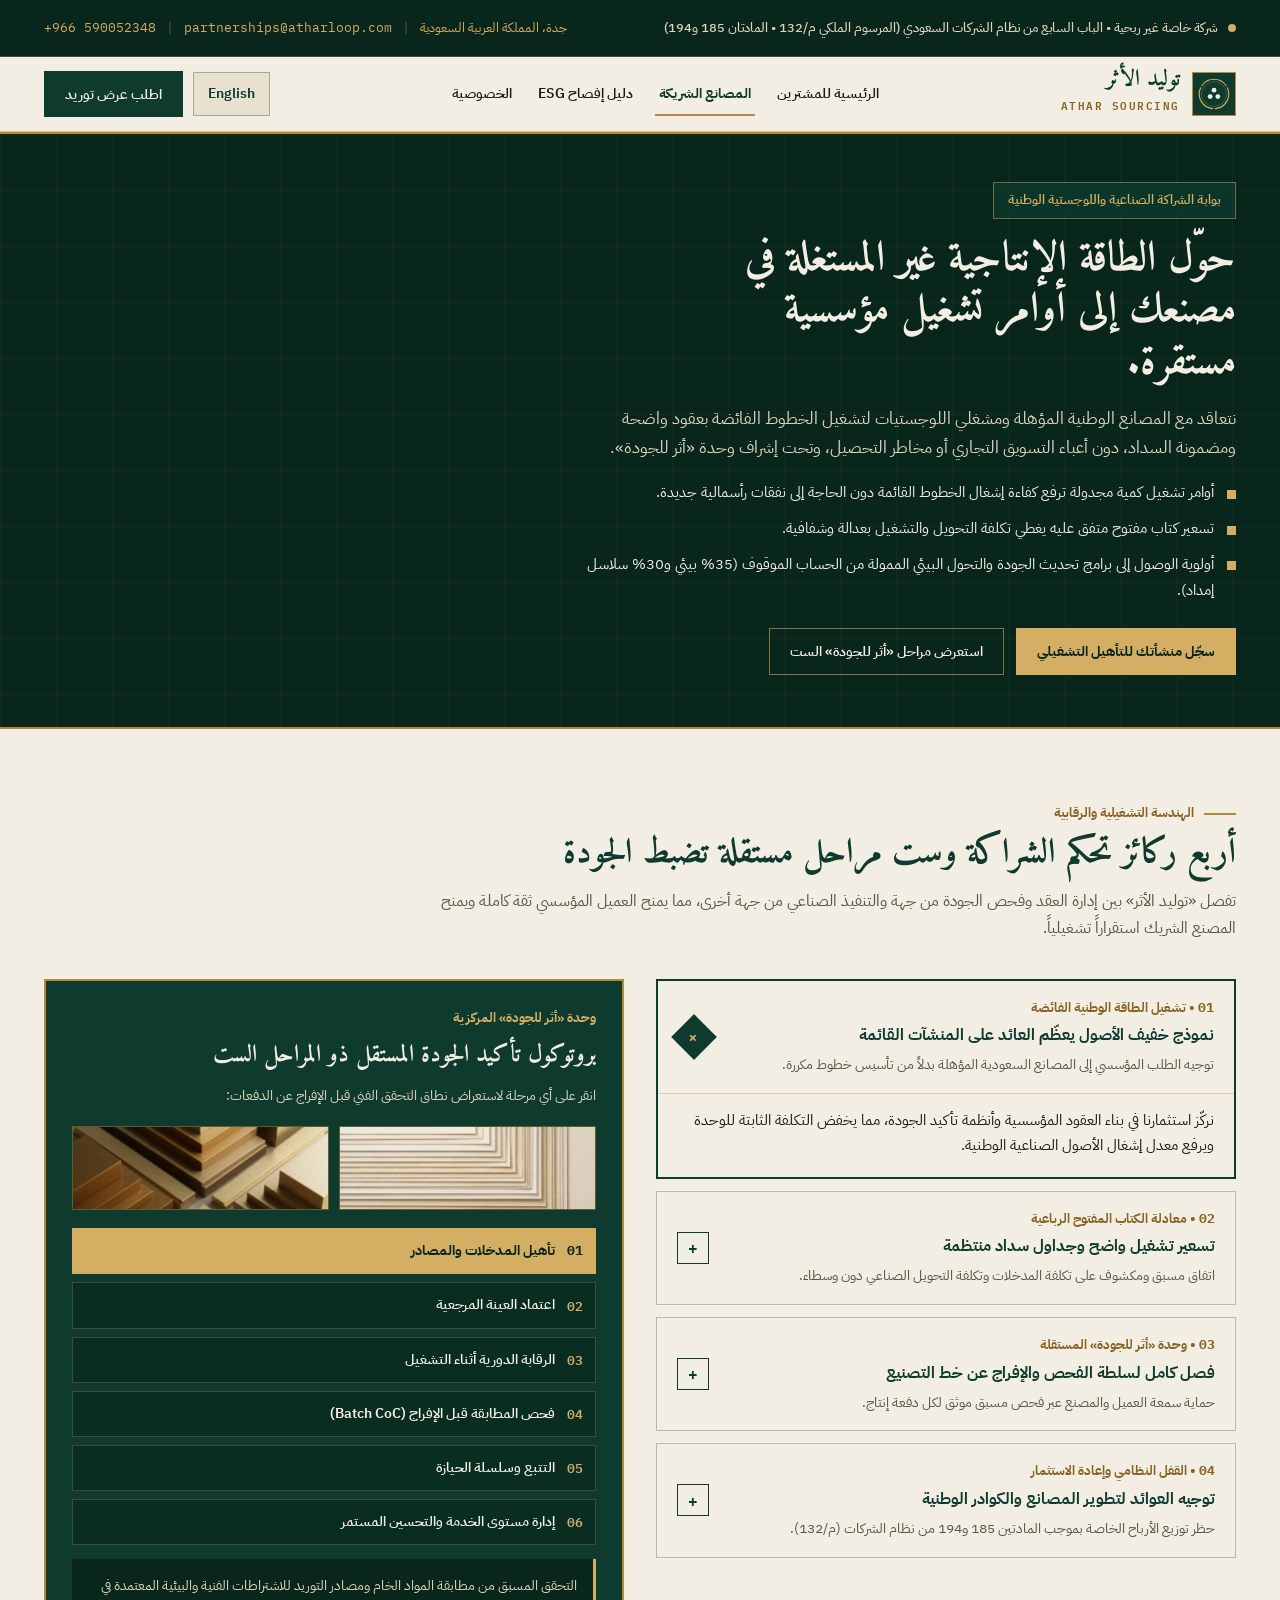
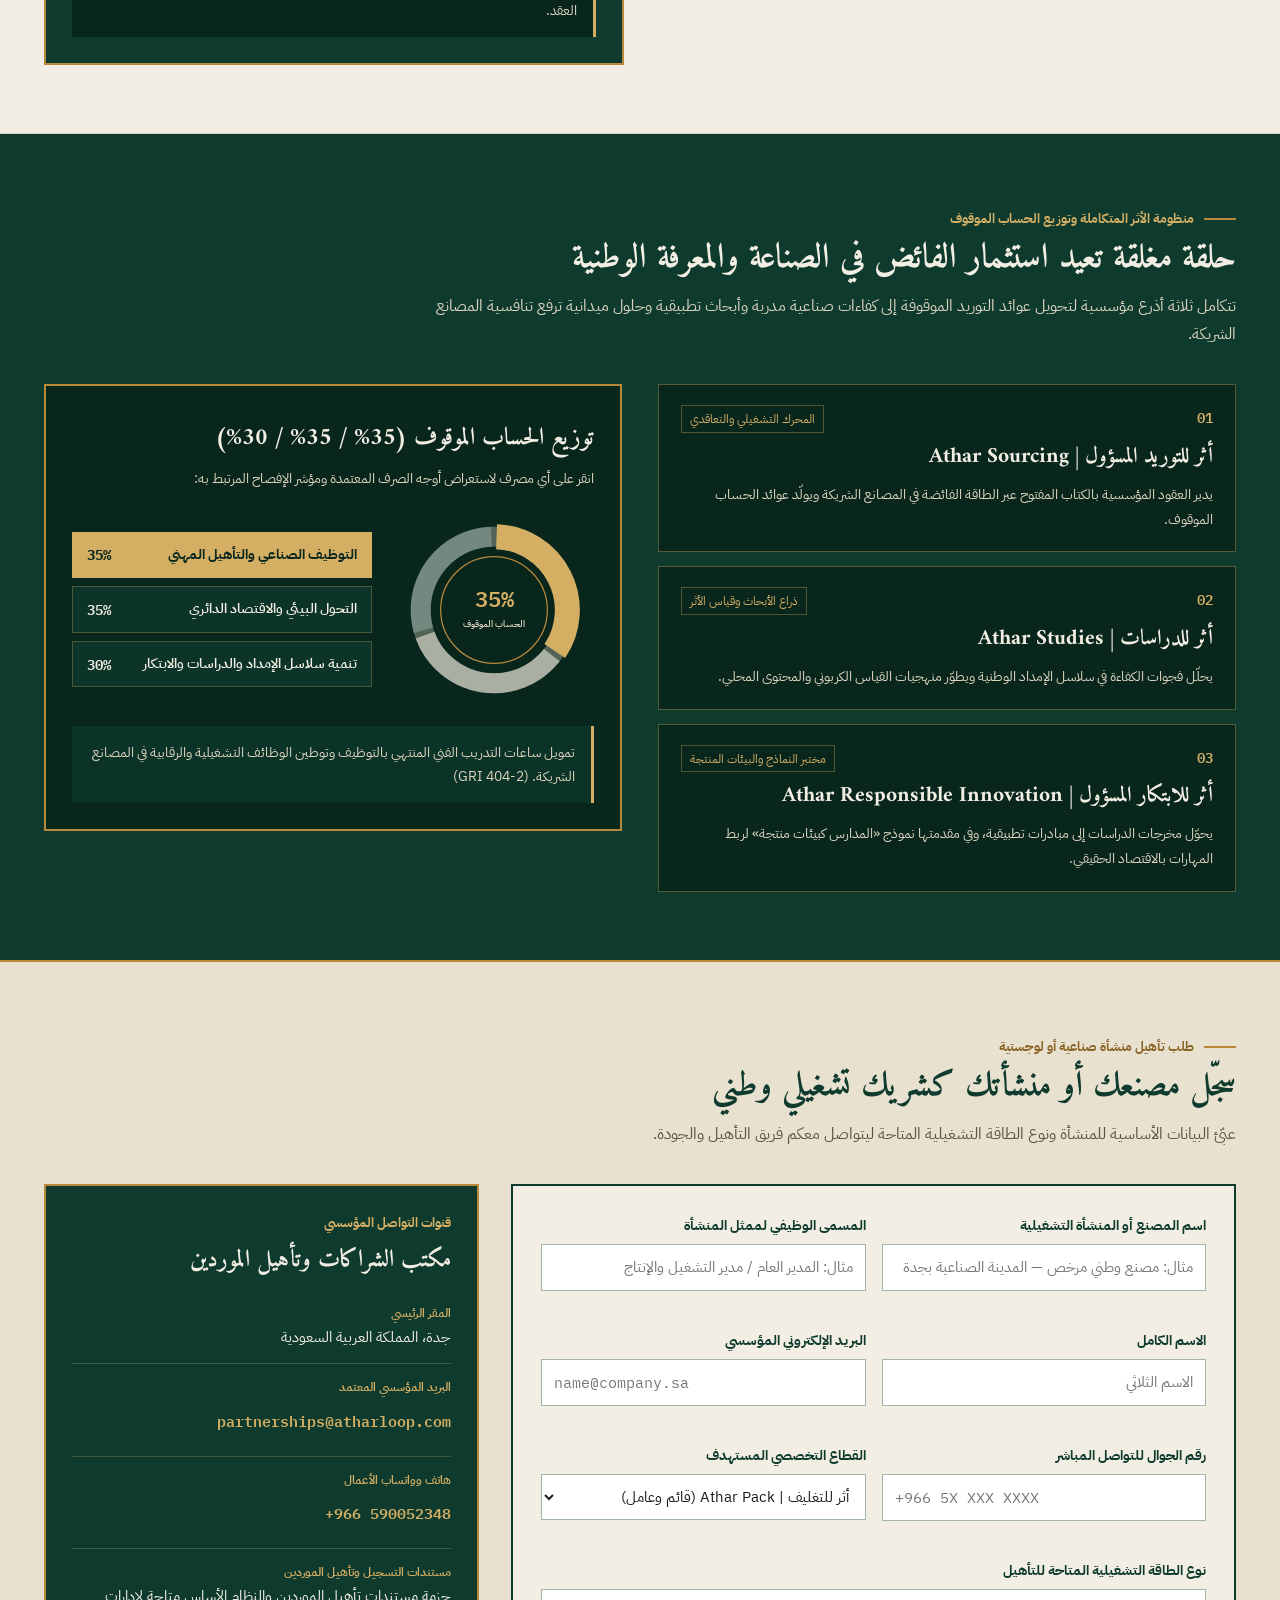
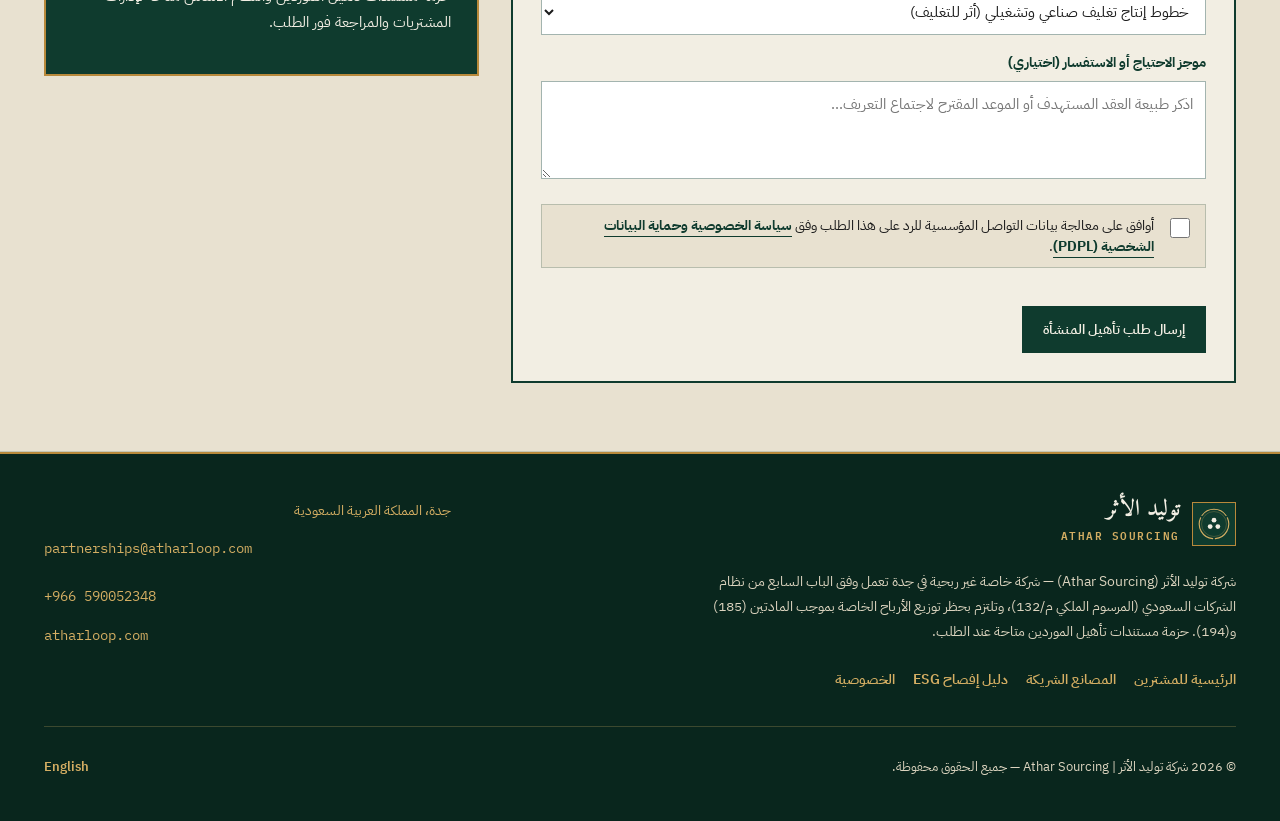
<file: partners/index.html>
<!DOCTYPE html>
<html lang="ar" dir="rtl">
<head>
<meta charset="UTF-8">
<meta name="viewport" content="width=device-width, initial-scale=1.0">
<title>بوابة المصانع والمشغلين الشركاء | شركة توليد الأثر — تشغيل الطاقة الفائضة</title>
<meta name="description" content="تتعاقد شركة توليد الأثر مع المصانع والمشغلين الوطنيين المؤهلين لتشغيل خطوط الإنتاج الفائضة بأوامر مؤسسية مجدولة وتسعير كتاب مفتوح عادل دون نفقات رأسمالية جديدة.">
<link rel="canonical" href="https://atharloop.com/partners/">
<link rel="alternate" hreflang="ar" href="https://atharloop.com/partners/">
<link rel="alternate" hreflang="en" href="https://atharloop.com/en/partners/">
<link rel="alternate" hreflang="x-default" href="https://atharloop.com/partners/">
<meta property="og:type" content="website">
<meta property="og:site_name" content="شركة توليد الأثر | Athar Sourcing">
<meta property="og:title" content="بوابة المصانع والمشغلين الشركاء | شركة توليد الأثر — تشغيل الطاقة الفائضة">
<meta property="og:description" content="تتعاقد شركة توليد الأثر مع المصانع والمشغلين الوطنيين المؤهلين لتشغيل خطوط الإنتاج الفائضة بأوامر مؤسسية مجدولة وتسعير كتاب مفتوح عادل دون نفقات رأسمالية جديدة.">
<meta property="og:url" content="https://atharloop.com/partners/">
<meta property="og:image" content="https://atharloop.com/assets/og-ar.png">
<meta property="og:image:width" content="1200">
<meta property="og:image:height" content="630">
<meta name="twitter:card" content="summary_large_image">
<meta name="twitter:title" content="بوابة المصانع والمشغلين الشركاء | شركة توليد الأثر — تشغيل الطاقة الفائضة">
<meta name="twitter:description" content="تتعاقد شركة توليد الأثر مع المصانع والمشغلين الوطنيين المؤهلين لتشغيل خطوط الإنتاج الفائضة بأوامر مؤسسية مجدولة وتسعير كتاب مفتوح عادل دون نفقات رأسمالية جديدة.">
<meta name="twitter:image" content="https://atharloop.com/assets/og-ar.png">
<meta name="theme-color" content="#0F3B2E">
<link rel="icon" type="image/svg+xml" href="../assets/favicon.svg">
<link rel="preconnect" href="https://fonts.googleapis.com">
<link rel="preconnect" href="https://fonts.gstatic.com" crossorigin>
<link href="https://fonts.googleapis.com/css2?family=Amiri:wght@700&family=IBM+Plex+Mono:wght@500;600&family=IBM+Plex+Sans+Arabic:wght@400;500;600;700&family=IBM+Plex+Sans:wght@400;500;600;700&display=swap" rel="stylesheet">
<link rel="stylesheet" href="../assets/landing.css">
<script type="application/ld+json">{"@context": "https://schema.org", "@type": "NGO", "name": "شركة توليد الأثر | Athar Sourcing", "alternateName": "Athar Sourcing", "url": "https://atharloop.com/", "logo": "https://atharloop.com/assets/favicon.svg", "image": "https://atharloop.com/assets/og-ar.png", "email": "partnerships@atharloop.com", "telephone": "+966 590052348", "nonprofitStatus": "Saudi Private Non-Profit Company (Companies Law Part Seven, Royal Decree M/132, Articles 185 & 194)", "address": {"@type": "PostalAddress", "addressLocality": "Jeddah", "addressCountry": "SA"}, "department": [{"@type": "Organization", "name": "أثر للتغليف | Athar Pack"}, {"@type": "Organization", "name": "أثر للغذاء | Athar Catering"}, {"@type": "Organization", "name": "أثر للحلول اللوجستية | Athar Logistics"}, {"@type": "Organization", "name": "أثر للدراسات | Athar Studies"}, {"@type": "Organization", "name": "أثر للابتكار المسؤول | Athar Responsible Innovation"}]}</script>
</head>
<body>
<a class="skip-link" href="#top">انتقل مباشرة إلى المحتوى الرئيسي</a>
<div class="top-strip">
  <div class="container top-strip-inner">
    <div class="strip-status">
      <span class="status-dot" aria-hidden="true"></span>
      <span>شركة خاصة غير ربحية • الباب السابع من نظام الشركات السعودي (المرسوم الملكي م/132 • المادتان 185 و194)</span>
    </div>
    <div class="strip-meta">
      <span>جدة، المملكة العربية السعودية</span>
      <span class="strip-sep" aria-hidden="true">|</span>
      <a class="num-ltr" href="mailto:partnerships@atharloop.com">partnerships@atharloop.com</a>
      <span class="strip-sep" aria-hidden="true">|</span>
      <a class="num-ltr" href="https://wa.me/966590052348" target="_blank" rel="noopener">+966 590052348</a>
    </div>
  </div>
</div>
<header class="site-header">
  <div class="container header-inner">
    <a class="brand-lockup" href="../index.html" aria-label="توليد الأثر — ATHAR SOURCING">
      <div class="brand-seal-box"><svg class="seal-svg" viewBox="0 0 200 200" aria-hidden="true" focusable="false"><path d="M 24.83 46.97 A 92 92 0 0 1 175.17 46.97 M 183.51 61.41 A 92 92 0 0 1 108.34 191.62 M 91.66 191.62 A 92 92 0 0 1 16.49 61.41" fill="none" stroke="#D4AE63" stroke-width="7" stroke-linecap="round"/><circle cx="100" cy="100" r="78" fill="none" stroke="#D4AE63" stroke-width="1.6"/><g fill="#F2EEE3"><circle cx="100" cy="76" r="15"/><circle cx="76" cy="116" r="15"/><circle cx="124" cy="116" r="15"/></g></svg></div>
      <div>
        <div class="brand-text-ar">توليد الأثر</div>
        <div class="brand-text-en num-ltr">ATHAR SOURCING</div>
      </div>
    </a>
    <nav class="primary-nav" aria-label="Primary">
      <a class="nav-link" href="../index.html">الرئيسية للمشترين</a><a class="nav-link is-current" aria-current="page" href="index.html">المصانع الشريكة</a><a class="nav-link" href="../esg/index.html">دليل إفصاح ESG</a><a class="nav-link" href="../privacy/index.html">الخصوصية</a>
    </nav>
    <div class="header-actions">
      <a class="lang-switch" href="../en/partners/index.html">English</a>
      <a class="btn-primary header-cta-desktop" href="#start">اطلب عرض توريد</a>
      <button id="menuToggle" class="menu-toggle" type="button" aria-expanded="false" aria-controls="mobileDrawer" aria-label="فتح قائمة التنقل">
        <span class="menu-bar"></span>
        <span class="menu-bar"></span>
      </button>
    </div>
  </div>
  <div id="mobileDrawer" class="mobile-drawer">
    <div class="mobile-drawer-inner">
      <nav class="mobile-nav-list" aria-label="Mobile">
        <a href="../index.html">الرئيسية للمشترين</a><a aria-current="page" href="index.html">المصانع الشريكة</a><a href="../esg/index.html">دليل إفصاح ESG</a><a href="../privacy/index.html">الخصوصية</a>
        <a href="#start">اطلب عرض توريد</a>
      </nav>
    </div>
  </div>
</header>
<main id="top">
<section class="hero-band hero-band-compact">
  <div class="container">
    <div class="eyebrow-badge">بوابة الشراكة الصناعية واللوجستية الوطنية</div>
    <h1 class="hero-title" style="max-width:26ch">حوّل الطاقة الإنتاجية غير المستغلة في مصنعك إلى أوامر تشغيل مؤسسية مستقرة.</h1>
    <p class="hero-lead">نتعاقد مع المصانع الوطنية المؤهلة ومشغلي اللوجستيات لتشغيل الخطوط الفائضة بعقود واضحة ومضمونة السداد، دون أعباء التسويق التجاري أو مخاطر التحصيل، وتحت إشراف وحدة «أثر للجودة».</p>
    <ul class="hero-bullets" style="max-width:68ch"><li>أوامر تشغيل كمية مجدولة ترفع كفاءة إشغال الخطوط القائمة دون الحاجة إلى نفقات رأسمالية جديدة.</li><li>تسعير كتاب مفتوح متفق عليه يغطي تكلفة التحويل والتشغيل بعدالة وشفافية.</li><li>أولوية الوصول إلى برامج تحديث الجودة والتحول البيئي الممولة من الحساب الموقوف (35% بيئي و30% سلاسل إمداد).</li></ul>
    <div class="hero-cta-row">
      <a class="btn-brass" href="#start">سجّل منشأتك للتأهيل التشغيلي</a>
      <a class="btn-outline-light" href="#qa-protocol">استعرض مراحل «أثر للجودة» الست</a>
    </div>
  </div>
</section>
<section id="qa-protocol" class="section-band">
  <div class="container">
    <div class="section-header">
      <div class="chapter-meta"><span class="chapter-rule" aria-hidden="true"></span><span>الهندسة التشغيلية والرقابية</span></div>
      <h2 class="section-title">أربع ركائز تحكم الشراكة وست مراحل مستقلة تضبط الجودة</h2>
      <p class="section-intro">تفصل «توليد الأثر» بين إدارة العقد وفحص الجودة من جهة والتنفيذ الصناعي من جهة أخرى، مما يمنح العميل المؤسسي ثقة كاملة ويمنح المصنع الشريك استقراراً تشغيلياً.</p>
    </div>
    <div class="model-grid">
      <div class="accordion-stack" data-single-open="true">
        <div class="accordion-card is-open"><button class="accordion-trigger" type="button" aria-expanded="true"><div><div class="acc-num"><span class="num-ltr">01</span> • تشغيل الطاقة الوطنية الفائضة</div><div class="acc-title">نموذج خفيف الأصول يعظّم العائد على المنشآت القائمة</div><div class="acc-summary">توجيه الطلب المؤسسي إلى المصانع السعودية المؤهلة بدلاً من تأسيس خطوط مكررة.</div></div><span class="acc-icon" aria-hidden="true">+</span></button><div class="accordion-panel"><div class="accordion-inner"><div class="accordion-body">نركّز استثمارنا في بناء العقود المؤسسية وأنظمة تأكيد الجودة، مما يخفض التكلفة الثابتة للوحدة ويرفع معدل إشغال الأصول الصناعية الوطنية.</div></div></div></div><div class="accordion-card"><button class="accordion-trigger" type="button" aria-expanded="false"><div><div class="acc-num"><span class="num-ltr">02</span> • معادلة الكتاب المفتوح الرباعية</div><div class="acc-title">تسعير تشغيل واضح وجداول سداد منتظمة</div><div class="acc-summary">اتفاق مسبق ومكشوف على تكلفة المدخلات وتكلفة التحويل الصناعي دون وسطاء.</div></div><span class="acc-icon" aria-hidden="true">+</span></button><div class="accordion-panel"><div class="accordion-inner"><div class="accordion-body">تُفصّل كل عملية إلى أربعة بنود واضحة: (1) المدخلات الأساسية، (2) التحويل والتشغيل الوطني للمصنع الشريك، (3) الفحص المستقل واللوجستيات، و(4) هامش الأثر الموقوف.</div></div></div></div><div class="accordion-card"><button class="accordion-trigger" type="button" aria-expanded="false"><div><div class="acc-num"><span class="num-ltr">03</span> • وحدة «أثر للجودة» المستقلة</div><div class="acc-title">فصل كامل لسلطة الفحص والإفراج عن خط التصنيع</div><div class="acc-summary">حماية سمعة العميل والمصنع عبر فحص مسبق موثق لكل دفعة إنتاج.</div></div><span class="acc-icon" aria-hidden="true">+</span></button><div class="accordion-panel"><div class="accordion-inner"><div class="accordion-body">لا تُشحن أي دفعة إلا بعد اجتياز المراحل الرقابية الست وإصدار شهادة مطابقة الدفعة (Batch CoC) وسجل التتبع الكامل.</div></div></div></div><div class="accordion-card"><button class="accordion-trigger" type="button" aria-expanded="false"><div><div class="acc-num"><span class="num-ltr">04</span> • القفل النظامي وإعادة الاستثمار</div><div class="acc-title">توجيه العوائد لتطوير المصانع والكوادر الوطنية</div><div class="acc-summary">حظر توزيع الأرباح الخاصة بموجب المادتين 185 و194 من نظام الشركات (م/132).</div></div><span class="acc-icon" aria-hidden="true">+</span></button><div class="accordion-panel"><div class="accordion-inner"><div class="accordion-body">تُودع عوائد الأثر في حساب موقوف مستقل وتُصرف حصراً في التوظيف والتدريب الصناعي (35%) والتحول البيئي (35%) وتطوير سلاسل الإمداد والأبحاث (30%).</div></div></div></div>
      </div>
      <aside class="qa-card">
        <div class="qa-kicker">وحدة «أثر للجودة» المركزية</div>
        <h3 class="qa-title">بروتوكول تأكيد الجودة المستقل ذو المراحل الست</h3>
        <p class="qa-sub">انقر على أي مرحلة لاستعراض نطاق التحقق الفني قبل الإفراج عن الدفعات:</p>
        <div class="qa-photo-bar">
          <img src="../assets/materials/pillar-02-deed-parchment.jpg" alt="ورق صك الوقف المعتمد لتوثيق العقود" width="320" height="120" loading="lazy">
          <img src="../assets/materials/pillar-03-signet-brass.jpg" alt="الختم النحاسي المعتمد للحوكمة وتأكيد الجودة" width="320" height="120" loading="lazy">
        </div>
        <div class="qa-stages" role="tablist" aria-label="بروتوكول تأكيد الجودة المستقل ذو المراحل الست">
          <button class="qa-stage-btn" type="button" role="tab" aria-selected="true" data-qa-stage="01" data-qa-detail="التحقق المسبق من مطابقة المواد الخام ومصادر التوريد للاشتراطات الفنية والبيئية المعتمدة في العقد."><span class="qa-stage-num num-ltr">01</span><span>تأهيل المدخلات والمصادر</span></button><button class="qa-stage-btn" type="button" role="tab" aria-selected="false" data-qa-stage="02" data-qa-detail="توثيق واعتماد المواصفات القياسية والعينة المرجعية رسمياً مع العميل قبل إطلاق التشغيل الكمي."><span class="qa-stage-num num-ltr">02</span><span>اعتماد العينة المرجعية</span></button><button class="qa-stage-btn" type="button" role="tab" aria-selected="false" data-qa-stage="03" data-qa-detail="متابعة ميدانية ورقمية لمؤشرات الانضباط التشغيلي وثبات الجودة على خطوط الإنتاج الشريكة."><span class="qa-stage-num num-ltr">03</span><span>الرقابة الدورية أثناء التشغيل</span></button><button class="qa-stage-btn" type="button" role="tab" aria-selected="false" data-qa-stage="04" data-qa-detail="فحص نهائي مستقل للدفعة المنتجة وإصدار شهادة مطابقة الدفعة كشرط إلزامي للإذن بالشحن."><span class="qa-stage-num num-ltr">04</span><span>فحص المطابقة قبل الإفراج (Batch CoC)</span></button><button class="qa-stage-btn" type="button" role="tab" aria-selected="false" data-qa-stage="05" data-qa-detail="ربط رقم الدفعة بسجل المدخلات وظروف المناولة والتخزين والنقل حتى رصيف استلام العميل."><span class="qa-stage-num num-ltr">05</span><span>التتبع وسلسلة الحيازة</span></button><button class="qa-stage-btn" type="button" role="tab" aria-selected="false" data-qa-stage="06" data-qa-detail="متابعة مؤشرات الالتزام بمواعيد التسليم ومعالجة الأسباب الجذرية لأي انحراف فني."><span class="qa-stage-num num-ltr">06</span><span>إدارة مستوى الخدمة والتحسين المستمر</span></button>
        </div>
        <div id="qaDetailBox" class="qa-detail-box" aria-live="polite">التحقق المسبق من مطابقة المواد الخام ومصادر التوريد للاشتراطات الفنية والبيئية المعتمدة في العقد.</div>
      </aside>
    </div>
  </div>
</section>
<section id="loop" class="section-band band-dark">
  <div class="container">
    <div class="section-header">
      <div class="chapter-meta"><span class="chapter-rule" aria-hidden="true"></span><span>منظومة الأثر المتكاملة وتوزيع الحساب الموقوف</span></div>
      <h2 class="section-title">حلقة مغلقة تعيد استثمار الفائض في الصناعة والمعرفة الوطنية</h2>
      <p class="section-intro">تتكامل ثلاثة أذرع مؤسسية لتحويل عوائد التوريد الموقوفة إلى كفاءات صناعية مدربة وأبحاث تطبيقية وحلول ميدانية ترفع تنافسية المصانع الشريكة.</p>
    </div>
    <div class="loop-layout">
      <div class="arms-stack" aria-label="الأذرع الثلاثة للمنظومة">
        <div class="arm-card"><div class="arm-head"><span class="arm-num num-ltr">01</span><span class="arm-role">المحرك التشغيلي والتعاقدي</span></div><h3 class="arm-name">أثر للتوريد المسؤول | Athar Sourcing</h3><p class="arm-desc">يدير العقود المؤسسية بالكتاب المفتوح عبر الطاقة الفائضة في المصانع الشريكة ويولّد عوائد الحساب الموقوف.</p></div><div class="arm-card"><div class="arm-head"><span class="arm-num num-ltr">02</span><span class="arm-role">ذراع الأبحاث وقياس الأثر</span></div><h3 class="arm-name">أثر للدراسات | Athar Studies</h3><p class="arm-desc">يحلّل فجوات الكفاءة في سلاسل الإمداد الوطنية ويطوّر منهجيات القياس الكربوني والمحتوى المحلي.</p></div><div class="arm-card"><div class="arm-head"><span class="arm-num num-ltr">03</span><span class="arm-role">مختبر النماذج والبيئات المنتجة</span></div><h3 class="arm-name">أثر للابتكار المسؤول | Athar Responsible Innovation</h3><p class="arm-desc">يحوّل مخرجات الدراسات إلى مبادرات تطبيقية، وفي مقدمتها نموذج «المدارس كبيئات منتجة» لربط المهارات بالاقتصاد الحقيقي.</p></div>
      </div>
      <aside class="escrow-panel">
        <h3 class="qa-title">توزيع الحساب الموقوف (35% / 35% / 30%)</h3>
        <p class="qa-sub">انقر على أي مصرف لاستعراض أوجه الصرف المعتمدة ومؤشر الإفصاح المرتبط به:</p>
        <div class="escrow-visual-row">
          <svg class="escrow-ring-svg" viewBox="0 0 240 240" role="img" aria-label="توزيع الحساب الموقوف 35% / 35% / 30%"><circle cx="120" cy="120" r="88" fill="none" stroke="#DCD4BF" stroke-width="24" opacity="0.35"/><path class="escrow-arc is-active" data-slice="0" d="M 123.07 32.05 A 88 88 0 0 1 192.96 169.21" fill="none" stroke="#D4AE63" stroke-width="24"/><path class="escrow-arc" data-slice="1" d="M 189.34 174.18 A 88 88 0 0 1 37.31 150.10" fill="none" stroke="#F2EEE3" stroke-width="24"/><path class="escrow-arc" data-slice="2" d="M 35.41 144.26 A 88 88 0 0 1 116.93 32.05" fill="none" stroke="#8FA89E" stroke-width="24"/><circle cx="120" cy="120" r="64" fill="#09261D" stroke="#B8893B" stroke-width="1.5"/><text id="escrowRingPct" x="120" y="116" text-anchor="middle" fill="#D4AE63" font-family="'IBM Plex Mono', monospace" font-size="26" font-weight="600">35%</text><text x="120" y="140" text-anchor="middle" fill="#DCD4BF" font-size="11" font-weight="600">الحساب الموقوف</text></svg>
          <div class="escrow-btn-list" role="tablist" aria-label="توزيع الحساب الموقوف (35% / 35% / 30%)">
            <button class="escrow-slice-btn" type="button" role="tab" aria-selected="true" data-escrow-idx="0" data-escrow-pct="35%" data-escrow-detail="تمويل ساعات التدريب الفني المنتهي بالتوظيف وتوطين الوظائف التشغيلية والرقابية في المصانع الشريكة. (GRI 404-2)"><span>التوظيف الصناعي والتأهيل المهني</span><span class="num-ltr">35%</span></button><button class="escrow-slice-btn" type="button" role="tab" aria-selected="false" data-escrow-idx="1" data-escrow-pct="35%" data-escrow-detail="دعم التحول التدريجي للمدخلات المستدامة وتمويل حلقات الاسترداد وتقليص الانبعاثات في خطوط التشغيل. (GRI 301 • Scope 3)"><span>التحول البيئي والاقتصاد الدائري</span><span class="num-ltr">35%</span></button><button class="escrow-slice-btn" type="button" role="tab" aria-selected="false" data-escrow-idx="2" data-escrow-pct="30%" data-escrow-detail="تحديث أنظمة الجودة والتتبع لدى المنشآت الوطنية الصغيرة والمتوسطة وتمويل «أثر للدراسات» و«أثر للابتكار المسؤول». (GRI 203-2)"><span>تنمية سلاسل الإمداد والدراسات والابتكار</span><span class="num-ltr">30%</span></button>
          </div>
        </div>
        <div id="escrowDetailBox" class="escrow-detail" aria-live="polite">تمويل ساعات التدريب الفني المنتهي بالتوظيف وتوطين الوظائف التشغيلية والرقابية في المصانع الشريكة. (GRI 404-2)</div>
      </aside>
    </div>
  </div>
</section>
<section id="start" class="section-band band-sand">
  <div class="container">
    <div class="section-header">
      <div class="chapter-meta"><span class="chapter-rule" aria-hidden="true"></span><span>طلب تأهيل منشأة صناعية أو لوجستية</span></div>
      <h2 class="section-title">سجّل مصنعك أو منشأتك كشريك تشغيلي وطني</h2>
      <p class="section-intro">عبّئ البيانات الأساسية للمنشأة ونوع الطاقة التشغيلية المتاحة ليتواصل معكم فريق التأهيل والجودة.</p>
    </div>
    <div class="portal-grid">
      <div class="form-deed-box">
        <form id="partnershipForm" novalidate
              data-ajax-endpoint="https://formsubmit.co/ajax/Hassan@atharloop.com"
              data-err-required="يرجى استكمال هذا الحقل للمتابعة."
              data-err-email="يرجى إدخال بريد إلكتروني صحيح."
              data-err-consent="يرجى الموافقة على إشعار الخصوصية لإرسال الطلب."
              data-msg-sending="جاري تسجيل الطلب وإرساله إلى مكتب الشراكات..."
              data-msg-sent="تم استلام طلبكم إلكترونياً في مكتب الشراكات بنجاح، ويمكنكم أيضاً إرسال نسخة فورية عبر واتساب أو البريد أدناه."
              data-msg-fallback="تم إعداد مذكرة الطلب المرجعية فوراً — أرسلها بنقرة واحدة عبر واتساب أو البريد الرسمي أدناه.">
          <input type="hidden" id="fieldTrack" name="track" value="factory">
          <div class="form-grid-2">
            <div class="field-group">
              <label class="field-label" for="fieldOrg">اسم المصنع أو المنشأة التشغيلية</label>
              <input class="field-input" id="fieldOrg" name="org" type="text" required placeholder="مثال: مصنع وطني مرخص — المدينة الصناعية بجدة">
              <span class="field-error" id="fieldOrgErr" aria-live="polite"></span>
            </div>
            <div class="field-group">
              <label class="field-label" for="fieldRole">المسمى الوظيفي لممثل المنشأة</label>
              <input class="field-input" id="fieldRole" name="role" type="text" placeholder="مثال: المدير العام / مدير التشغيل والإنتاج">
              <span class="field-error" id="fieldRoleErr" aria-live="polite"></span>
            </div>
          </div>
          <div class="form-grid-2">
            <div class="field-group">
              <label class="field-label" for="fieldName">الاسم الكامل</label>
              <input class="field-input" id="fieldName" name="name" type="text" required placeholder="الاسم الثلاثي">
              <span class="field-error" id="fieldNameErr" aria-live="polite"></span>
            </div>
            <div class="field-group">
              <label class="field-label" for="fieldEmail">البريد الإلكتروني المؤسسي</label>
              <input class="field-input num-ltr" id="fieldEmail" name="email" type="email" required placeholder="name@company.sa">
              <span class="field-error" id="fieldEmailErr" aria-live="polite"></span>
            </div>
          </div>
          <div class="form-grid-2">
            <div class="field-group">
              <label class="field-label" for="fieldPhone">رقم الجوال للتواصل المباشر</label>
              <input class="field-input num-ltr" id="fieldPhone" name="phone" type="tel" required placeholder="+966 5X XXX XXXX">
              <span class="field-error" id="fieldPhoneErr" aria-live="polite"></span>
            </div>
            <div class="field-group">
              <label class="field-label" for="fieldVertical">القطاع التخصصي المستهدف</label>
              <select class="field-input" id="fieldVertical" name="vertical"><option value="pack">أثر للتغليف | Athar Pack (قائم وعامل)</option><option value="catering">أثر للغذاء | Athar Catering (القطاع التالي)</option><option value="logistics">أثر للحلول اللوجستية | Athar Logistics (المرحلة الثانية)</option><option value="multi">اتفاقية إطارية متعددة القطاعات / إحاطة ESG</option></select>
            </div>
          </div>
          <div class="field-group">
            <label class="field-label" for="fieldScope">نوع الطاقة التشغيلية المتاحة للتأهيل</label>
            <select class="field-input" id="fieldScope" name="scope"><option value="خطوط إنتاج تغليف صناعي وتشغيلي (أثر للتغليف)">خطوط إنتاج تغليف صناعي وتشغيلي (أثر للتغليف)</option><option value="طاقة تجهيز وتعبئة وتوريد غذائي مؤسسي (أثر للغذاء)">طاقة تجهيز وتعبئة وتوريد غذائي مؤسسي (أثر للغذاء)</option><option value="مستودعات تخزين مرحلي وأسطول نقل مجدول (أثر للحلول اللوجستية)">مستودعات تخزين مرحلي وأسطول نقل مجدول (أثر للحلول اللوجستية)</option><option value="شراكة بحثية أو مختبر تطبيقي (أثر للدراسات / الابتكار المسؤول)">شراكة بحثية أو مختبر تطبيقي (أثر للدراسات / الابتكار المسؤول)</option></select>
          </div>
          <div class="field-group">
            <label class="field-label" for="fieldNotes">موجز الاحتياج أو الاستفسار (اختياري)</label>
            <textarea class="field-input" id="fieldNotes" name="notes" rows="3" placeholder="اذكر طبيعة العقد المستهدف أو الموعد المقترح لاجتماع التعريف..."></textarea>
          </div>
          <div class="field-group">
            <div class="consent-row">
              <input class="consent-check" id="fieldConsent" name="consent" type="checkbox" required>
              <label class="consent-label" for="fieldConsent">
                أوافق على معالجة بيانات التواصل المؤسسية للرد على هذا الطلب وفق <a href="../privacy/index.html">سياسة الخصوصية وحماية البيانات الشخصية (PDPL)</a>.
              </label>
            </div>
            <span class="field-error" id="fieldConsentErr" aria-live="polite"></span>
          </div>
          <button class="btn-primary" type="submit">إرسال طلب تأهيل المنشأة</button>
        </form>
        <div id="briefResult" class="brief-result" hidden aria-live="polite">
          <div class="qa-kicker">مرجع الطلب المؤسسي جاهز</div>
          <div id="briefServerStatus" class="brief-status-banner"></div>
          <div class="brief-ref-line">رقم المرجع: <strong id="briefRefVal" class="num-ltr">ATH-2026-0000</strong></div>
          <pre id="briefPreviewText" class="brief-preview"></pre>
          <div class="brief-actions">
            <a id="briefWaBtn" class="btn-brass" href="https://wa.me/966590052348" target="_blank" rel="noopener">إرسال فوري عبر واتساب (+966 590052348)</a>
            <a id="briefMailtoBtn" class="btn-outline-light" href="mailto:partnerships@atharloop.com">فتح في البريد الرسمي (partnerships@atharloop.com)</a>
            <button id="briefCopyBtn" class="btn-outline-light" type="button" data-copied-msg="تم نسخ نص المذكرة المرجعية بالكامل.">نسخ نص المذكرة</button>
          </div>
          <div id="briefCopyStatus" class="brief-ref-line"></div>
        </div>
      </div>
      <aside class="direct-desk-card">
  <div class="qa-kicker">قنوات التواصل المؤسسي</div>
  <h3 class="qa-title">مكتب الشراكات وتأهيل الموردين</h3>
  <div class="desk-item">
    <div class="desk-lbl">المقر الرئيسي</div>
    <div class="desk-val">جدة، المملكة العربية السعودية</div>
  </div>
  <div class="desk-item">
    <div class="desk-lbl">البريد المؤسسي المعتمد</div>
    <div class="desk-val"><a class="num-ltr" href="mailto:partnerships@atharloop.com">partnerships@atharloop.com</a></div>
  </div>
  <div class="desk-item">
    <div class="desk-lbl">هاتف وواتساب الأعمال</div>
    <div class="desk-val"><a class="num-ltr" href="https://wa.me/966590052348" target="_blank" rel="noopener">+966 590052348</a></div>
  </div>
  <div class="desk-item">
    <div class="desk-lbl">مستندات التسجيل وتأهيل الموردين</div>
    <div class="desk-val">حزمة مستندات تأهيل الموردين والنظام الأساس متاحة لإدارات المشتريات والمراجعة فور الطلب.</div>
  </div>
</aside>
    </div>
  </div>
</section>
<footer class="site-footer">
  <div class="container">
    <div class="footer-grid">
      <div>
        <div class="brand-lockup">
          <div class="brand-seal-box"><svg class="seal-svg" viewBox="0 0 200 200" aria-hidden="true" focusable="false"><path d="M 24.83 46.97 A 92 92 0 0 1 175.17 46.97 M 183.51 61.41 A 92 92 0 0 1 108.34 191.62 M 91.66 191.62 A 92 92 0 0 1 16.49 61.41" fill="none" stroke="#D4AE63" stroke-width="7" stroke-linecap="round"/><circle cx="100" cy="100" r="78" fill="none" stroke="#D4AE63" stroke-width="1.6"/><g fill="#F2EEE3"><circle cx="100" cy="76" r="15"/><circle cx="76" cy="116" r="15"/><circle cx="124" cy="116" r="15"/></g></svg></div>
          <div>
            <div class="brand-text-ar" style="color:#F2EEE3">توليد الأثر</div>
            <div class="brand-text-en num-ltr" style="color:#D4AE63">ATHAR SOURCING</div>
          </div>
        </div>
        <p style="margin-top:14px;max-width:68ch;font-size:0.9rem">شركة توليد الأثر (Athar Sourcing) — شركة خاصة غير ربحية في جدة تعمل وفق الباب السابع من نظام الشركات السعودي (المرسوم الملكي م/132)، وتلتزم بحظر توزيع الأرباح الخاصة بموجب المادتين (185) و(194). حزمة مستندات تأهيل الموردين متاحة عند الطلب.</p>
        <nav class="footer-nav" aria-label="Footer">
          <a href="../index.html">الرئيسية للمشترين</a>
          <a href="index.html">المصانع الشريكة</a>
          <a href="../esg/index.html">دليل إفصاح ESG</a>
          <a href="../privacy/index.html">الخصوصية</a>
        </nav>
      </div>
      <div class="footer-contacts">
        <div>جدة، المملكة العربية السعودية</div>
        <a class="num-ltr" href="mailto:partnerships@atharloop.com">partnerships@atharloop.com</a>
        <a class="num-ltr" href="https://wa.me/966590052348" target="_blank" rel="noopener">+966 590052348</a>
        <span class="num-ltr">atharloop.com</span>
      </div>
    </div>
    <div class="footer-bottom">
      <span>© 2026 شركة توليد الأثر | Athar Sourcing — جميع الحقوق محفوظة.</span>
      <a href="../en/partners/index.html">English</a>
    </div>
  </div>
</footer>
</main>
<script src="../assets/landing.js" defer></script>
</body>
</html>
</file>
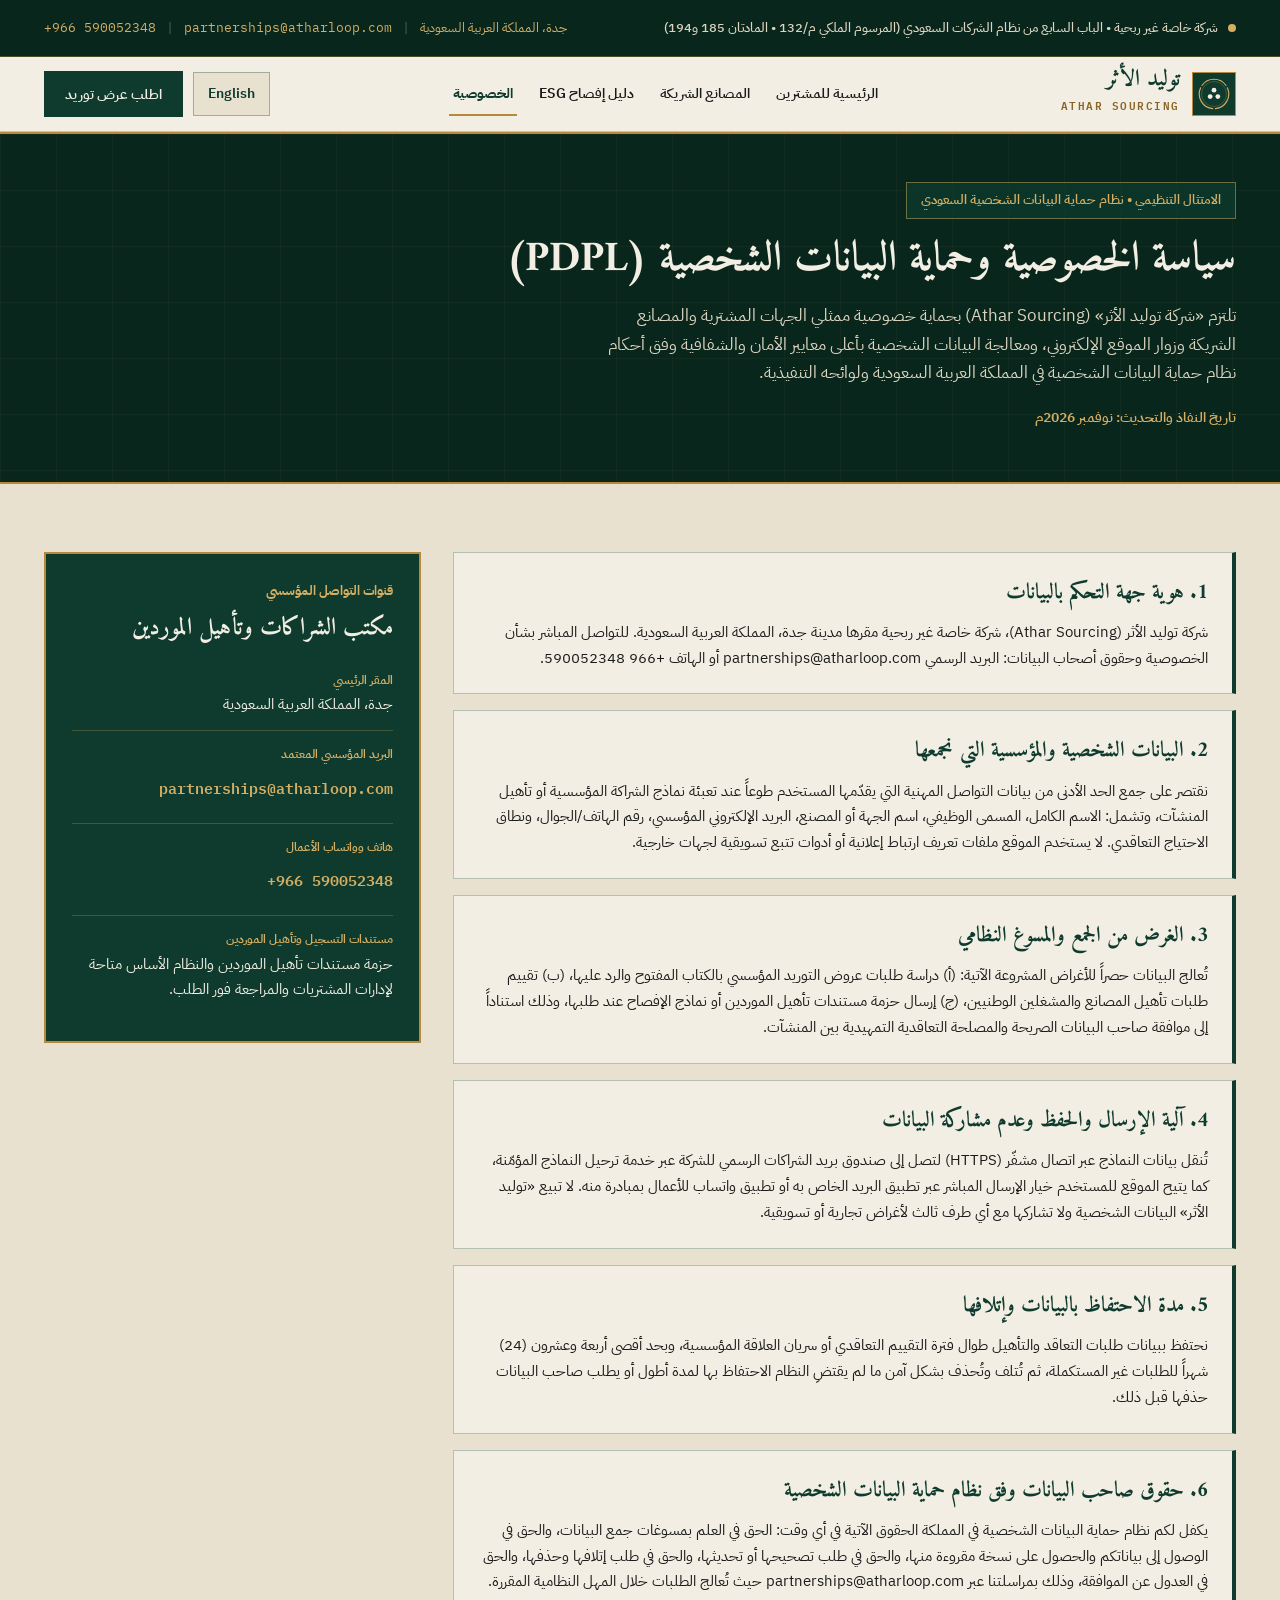
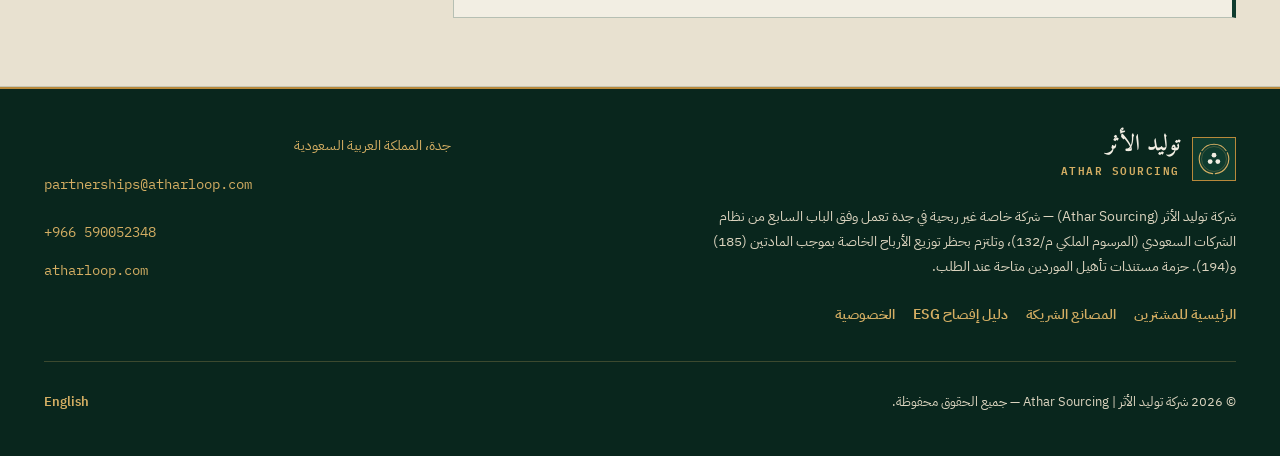
<file: privacy/index.html>
<!DOCTYPE html>
<html lang="ar" dir="rtl">
<head>
<meta charset="UTF-8">
<meta name="viewport" content="width=device-width, initial-scale=1.0">
<title>سياسة الخصوصية وحماية البيانات الشخصية (PDPL) | شركة توليد الأثر</title>
<meta name="description" content="إشعار الخصوصية ومعالجة البيانات الشخصية لشركة توليد الأثر وفق نظام حماية البيانات الشخصية في المملكة العربية السعودية (PDPL).">
<link rel="canonical" href="https://atharloop.com/privacy/">
<link rel="alternate" hreflang="ar" href="https://atharloop.com/privacy/">
<link rel="alternate" hreflang="en" href="https://atharloop.com/en/privacy/">
<link rel="alternate" hreflang="x-default" href="https://atharloop.com/privacy/">
<meta property="og:type" content="website">
<meta property="og:site_name" content="شركة توليد الأثر | Athar Sourcing">
<meta property="og:title" content="سياسة الخصوصية وحماية البيانات الشخصية (PDPL) | شركة توليد الأثر">
<meta property="og:description" content="إشعار الخصوصية ومعالجة البيانات الشخصية لشركة توليد الأثر وفق نظام حماية البيانات الشخصية في المملكة العربية السعودية (PDPL).">
<meta property="og:url" content="https://atharloop.com/privacy/">
<meta property="og:image" content="https://atharloop.com/assets/og-ar.png">
<meta property="og:image:width" content="1200">
<meta property="og:image:height" content="630">
<meta name="twitter:card" content="summary_large_image">
<meta name="twitter:title" content="سياسة الخصوصية وحماية البيانات الشخصية (PDPL) | شركة توليد الأثر">
<meta name="twitter:description" content="إشعار الخصوصية ومعالجة البيانات الشخصية لشركة توليد الأثر وفق نظام حماية البيانات الشخصية في المملكة العربية السعودية (PDPL).">
<meta name="twitter:image" content="https://atharloop.com/assets/og-ar.png">
<meta name="theme-color" content="#0F3B2E">
<link rel="icon" type="image/svg+xml" href="../assets/favicon.svg">
<link rel="preconnect" href="https://fonts.googleapis.com">
<link rel="preconnect" href="https://fonts.gstatic.com" crossorigin>
<link href="https://fonts.googleapis.com/css2?family=Amiri:wght@700&family=IBM+Plex+Mono:wght@500;600&family=IBM+Plex+Sans+Arabic:wght@400;500;600;700&family=IBM+Plex+Sans:wght@400;500;600;700&display=swap" rel="stylesheet">
<link rel="stylesheet" href="../assets/landing.css">
<script type="application/ld+json">{"@context": "https://schema.org", "@type": "NGO", "name": "شركة توليد الأثر | Athar Sourcing", "alternateName": "Athar Sourcing", "url": "https://atharloop.com/", "logo": "https://atharloop.com/assets/favicon.svg", "image": "https://atharloop.com/assets/og-ar.png", "email": "partnerships@atharloop.com", "telephone": "+966 590052348", "nonprofitStatus": "Saudi Private Non-Profit Company (Companies Law Part Seven, Royal Decree M/132, Articles 185 & 194)", "address": {"@type": "PostalAddress", "addressLocality": "Jeddah", "addressCountry": "SA"}, "department": [{"@type": "Organization", "name": "أثر للتغليف | Athar Pack"}, {"@type": "Organization", "name": "أثر للغذاء | Athar Catering"}, {"@type": "Organization", "name": "أثر للحلول اللوجستية | Athar Logistics"}, {"@type": "Organization", "name": "أثر للدراسات | Athar Studies"}, {"@type": "Organization", "name": "أثر للابتكار المسؤول | Athar Responsible Innovation"}]}</script>
</head>
<body>
<a class="skip-link" href="#top">انتقل مباشرة إلى المحتوى الرئيسي</a>
<div class="top-strip">
  <div class="container top-strip-inner">
    <div class="strip-status">
      <span class="status-dot" aria-hidden="true"></span>
      <span>شركة خاصة غير ربحية • الباب السابع من نظام الشركات السعودي (المرسوم الملكي م/132 • المادتان 185 و194)</span>
    </div>
    <div class="strip-meta">
      <span>جدة، المملكة العربية السعودية</span>
      <span class="strip-sep" aria-hidden="true">|</span>
      <a class="num-ltr" href="mailto:partnerships@atharloop.com">partnerships@atharloop.com</a>
      <span class="strip-sep" aria-hidden="true">|</span>
      <a class="num-ltr" href="https://wa.me/966590052348" target="_blank" rel="noopener">+966 590052348</a>
    </div>
  </div>
</div>
<header class="site-header">
  <div class="container header-inner">
    <a class="brand-lockup" href="../index.html" aria-label="توليد الأثر — ATHAR SOURCING">
      <div class="brand-seal-box"><svg class="seal-svg" viewBox="0 0 200 200" aria-hidden="true" focusable="false"><path d="M 24.83 46.97 A 92 92 0 0 1 175.17 46.97 M 183.51 61.41 A 92 92 0 0 1 108.34 191.62 M 91.66 191.62 A 92 92 0 0 1 16.49 61.41" fill="none" stroke="#D4AE63" stroke-width="7" stroke-linecap="round"/><circle cx="100" cy="100" r="78" fill="none" stroke="#D4AE63" stroke-width="1.6"/><g fill="#F2EEE3"><circle cx="100" cy="76" r="15"/><circle cx="76" cy="116" r="15"/><circle cx="124" cy="116" r="15"/></g></svg></div>
      <div>
        <div class="brand-text-ar">توليد الأثر</div>
        <div class="brand-text-en num-ltr">ATHAR SOURCING</div>
      </div>
    </a>
    <nav class="primary-nav" aria-label="Primary">
      <a class="nav-link" href="../index.html">الرئيسية للمشترين</a><a class="nav-link" href="../partners/index.html">المصانع الشريكة</a><a class="nav-link" href="../esg/index.html">دليل إفصاح ESG</a><a class="nav-link is-current" aria-current="page" href="index.html">الخصوصية</a>
    </nav>
    <div class="header-actions">
      <a class="lang-switch" href="../en/privacy/index.html">English</a>
      <a class="btn-primary header-cta-desktop" href="../index.html#start">اطلب عرض توريد</a>
      <button id="menuToggle" class="menu-toggle" type="button" aria-expanded="false" aria-controls="mobileDrawer" aria-label="فتح قائمة التنقل">
        <span class="menu-bar"></span>
        <span class="menu-bar"></span>
      </button>
    </div>
  </div>
  <div id="mobileDrawer" class="mobile-drawer">
    <div class="mobile-drawer-inner">
      <nav class="mobile-nav-list" aria-label="Mobile">
        <a href="../index.html">الرئيسية للمشترين</a><a href="../partners/index.html">المصانع الشريكة</a><a href="../esg/index.html">دليل إفصاح ESG</a><a aria-current="page" href="index.html">الخصوصية</a>
        <a href="../index.html#start">اطلب عرض توريد</a>
      </nav>
    </div>
  </div>
</header>
<main id="top">
<section class="hero-band hero-band-compact">
  <div class="container">
    <div class="eyebrow-badge">الامتثال التنظيمي • نظام حماية البيانات الشخصية السعودي</div>
    <h1 class="hero-title">سياسة الخصوصية وحماية البيانات الشخصية (PDPL)</h1>
    <p class="hero-lead">تلتزم «شركة توليد الأثر» (Athar Sourcing) بحماية خصوصية ممثلي الجهات المشترية والمصانع الشريكة وزوار الموقع الإلكتروني، ومعالجة البيانات الشخصية بأعلى معايير الأمان والشفافية وفق أحكام نظام حماية البيانات الشخصية في المملكة العربية السعودية ولوائحه التنفيذية.</p>
    <div style="font-size:0.86rem;color:#D4AE63;font-weight:600">تاريخ النفاذ والتحديث: نوفمبر 2026م</div>
  </div>
</section>
<section class="section-band band-sand">
  <div class="container privacy-grid">
    <div class="privacy-stack">
      <article class="privacy-clause"><h2>1. هوية جهة التحكم بالبيانات</h2><p>شركة توليد الأثر (Athar Sourcing)، شركة خاصة غير ربحية مقرها مدينة جدة، المملكة العربية السعودية. للتواصل المباشر بشأن الخصوصية وحقوق أصحاب البيانات: البريد الرسمي partnerships@atharloop.com أو الهاتف +966 590052348.</p></article><article class="privacy-clause"><h2>2. البيانات الشخصية والمؤسسية التي نجمعها</h2><p>نقتصر على جمع الحد الأدنى من بيانات التواصل المهنية التي يقدّمها المستخدم طوعاً عند تعبئة نماذج الشراكة المؤسسية أو تأهيل المنشآت، وتشمل: الاسم الكامل، المسمى الوظيفي، اسم الجهة أو المصنع، البريد الإلكتروني المؤسسي، رقم الهاتف/الجوال، ونطاق الاحتياج التعاقدي. لا يستخدم الموقع ملفات تعريف ارتباط إعلانية أو أدوات تتبع تسويقية لجهات خارجية.</p></article><article class="privacy-clause"><h2>3. الغرض من الجمع والمسوغ النظامي</h2><p>تُعالج البيانات حصراً للأغراض المشروعة الآتية: (أ) دراسة طلبات عروض التوريد المؤسسي بالكتاب المفتوح والرد عليها، (ب) تقييم طلبات تأهيل المصانع والمشغلين الوطنيين، (ج) إرسال حزمة مستندات تأهيل الموردين أو نماذج الإفصاح عند طلبها، وذلك استناداً إلى موافقة صاحب البيانات الصريحة والمصلحة التعاقدية التمهيدية بين المنشآت.</p></article><article class="privacy-clause"><h2>4. آلية الإرسال والحفظ وعدم مشاركة البيانات</h2><p>تُنقل بيانات النماذج عبر اتصال مشفّر (HTTPS) لتصل إلى صندوق بريد الشراكات الرسمي للشركة عبر خدمة ترحيل النماذج المؤمّنة، كما يتيح الموقع للمستخدم خيار الإرسال المباشر عبر تطبيق البريد الخاص به أو تطبيق واتساب للأعمال بمبادرة منه. لا تبيع «توليد الأثر» البيانات الشخصية ولا تشاركها مع أي طرف ثالث لأغراض تجارية أو تسويقية.</p></article><article class="privacy-clause"><h2>5. مدة الاحتفاظ بالبيانات وإتلافها</h2><p>نحتفظ ببيانات طلبات التعاقد والتأهيل طوال فترة التقييم التعاقدي أو سريان العلاقة المؤسسية، وبحد أقصى أربعة وعشرون (24) شهراً للطلبات غير المستكملة، ثم تُتلف وتُحذف بشكل آمن ما لم يقتضِ النظام الاحتفاظ بها لمدة أطول أو يطلب صاحب البيانات حذفها قبل ذلك.</p></article><article class="privacy-clause"><h2>6. حقوق صاحب البيانات وفق نظام حماية البيانات الشخصية</h2><p>يكفل لكم نظام حماية البيانات الشخصية في المملكة الحقوق الآتية في أي وقت: الحق في العلم بمسوغات جمع البيانات، والحق في الوصول إلى بياناتكم والحصول على نسخة مقروءة منها، والحق في طلب تصحيحها أو تحديثها، والحق في طلب إتلافها وحذفها، والحق في العدول عن الموافقة، وذلك بمراسلتنا عبر partnerships@atharloop.com حيث تُعالج الطلبات خلال المهل النظامية المقررة.</p></article>
    </div>
    <aside class="direct-desk-card">
  <div class="qa-kicker">قنوات التواصل المؤسسي</div>
  <h3 class="qa-title">مكتب الشراكات وتأهيل الموردين</h3>
  <div class="desk-item">
    <div class="desk-lbl">المقر الرئيسي</div>
    <div class="desk-val">جدة، المملكة العربية السعودية</div>
  </div>
  <div class="desk-item">
    <div class="desk-lbl">البريد المؤسسي المعتمد</div>
    <div class="desk-val"><a class="num-ltr" href="mailto:partnerships@atharloop.com">partnerships@atharloop.com</a></div>
  </div>
  <div class="desk-item">
    <div class="desk-lbl">هاتف وواتساب الأعمال</div>
    <div class="desk-val"><a class="num-ltr" href="https://wa.me/966590052348" target="_blank" rel="noopener">+966 590052348</a></div>
  </div>
  <div class="desk-item">
    <div class="desk-lbl">مستندات التسجيل وتأهيل الموردين</div>
    <div class="desk-val">حزمة مستندات تأهيل الموردين والنظام الأساس متاحة لإدارات المشتريات والمراجعة فور الطلب.</div>
  </div>
</aside>
  </div>
</section>
<footer class="site-footer">
  <div class="container">
    <div class="footer-grid">
      <div>
        <div class="brand-lockup">
          <div class="brand-seal-box"><svg class="seal-svg" viewBox="0 0 200 200" aria-hidden="true" focusable="false"><path d="M 24.83 46.97 A 92 92 0 0 1 175.17 46.97 M 183.51 61.41 A 92 92 0 0 1 108.34 191.62 M 91.66 191.62 A 92 92 0 0 1 16.49 61.41" fill="none" stroke="#D4AE63" stroke-width="7" stroke-linecap="round"/><circle cx="100" cy="100" r="78" fill="none" stroke="#D4AE63" stroke-width="1.6"/><g fill="#F2EEE3"><circle cx="100" cy="76" r="15"/><circle cx="76" cy="116" r="15"/><circle cx="124" cy="116" r="15"/></g></svg></div>
          <div>
            <div class="brand-text-ar" style="color:#F2EEE3">توليد الأثر</div>
            <div class="brand-text-en num-ltr" style="color:#D4AE63">ATHAR SOURCING</div>
          </div>
        </div>
        <p style="margin-top:14px;max-width:68ch;font-size:0.9rem">شركة توليد الأثر (Athar Sourcing) — شركة خاصة غير ربحية في جدة تعمل وفق الباب السابع من نظام الشركات السعودي (المرسوم الملكي م/132)، وتلتزم بحظر توزيع الأرباح الخاصة بموجب المادتين (185) و(194). حزمة مستندات تأهيل الموردين متاحة عند الطلب.</p>
        <nav class="footer-nav" aria-label="Footer">
          <a href="../index.html">الرئيسية للمشترين</a>
          <a href="../partners/index.html">المصانع الشريكة</a>
          <a href="../esg/index.html">دليل إفصاح ESG</a>
          <a href="index.html">الخصوصية</a>
        </nav>
      </div>
      <div class="footer-contacts">
        <div>جدة، المملكة العربية السعودية</div>
        <a class="num-ltr" href="mailto:partnerships@atharloop.com">partnerships@atharloop.com</a>
        <a class="num-ltr" href="https://wa.me/966590052348" target="_blank" rel="noopener">+966 590052348</a>
        <span class="num-ltr">atharloop.com</span>
      </div>
    </div>
    <div class="footer-bottom">
      <span>© 2026 شركة توليد الأثر | Athar Sourcing — جميع الحقوق محفوظة.</span>
      <a href="../en/privacy/index.html">English</a>
    </div>
  </div>
</footer>
</main>
<script src="../assets/landing.js" defer></script>
</body>
</html>
</file>
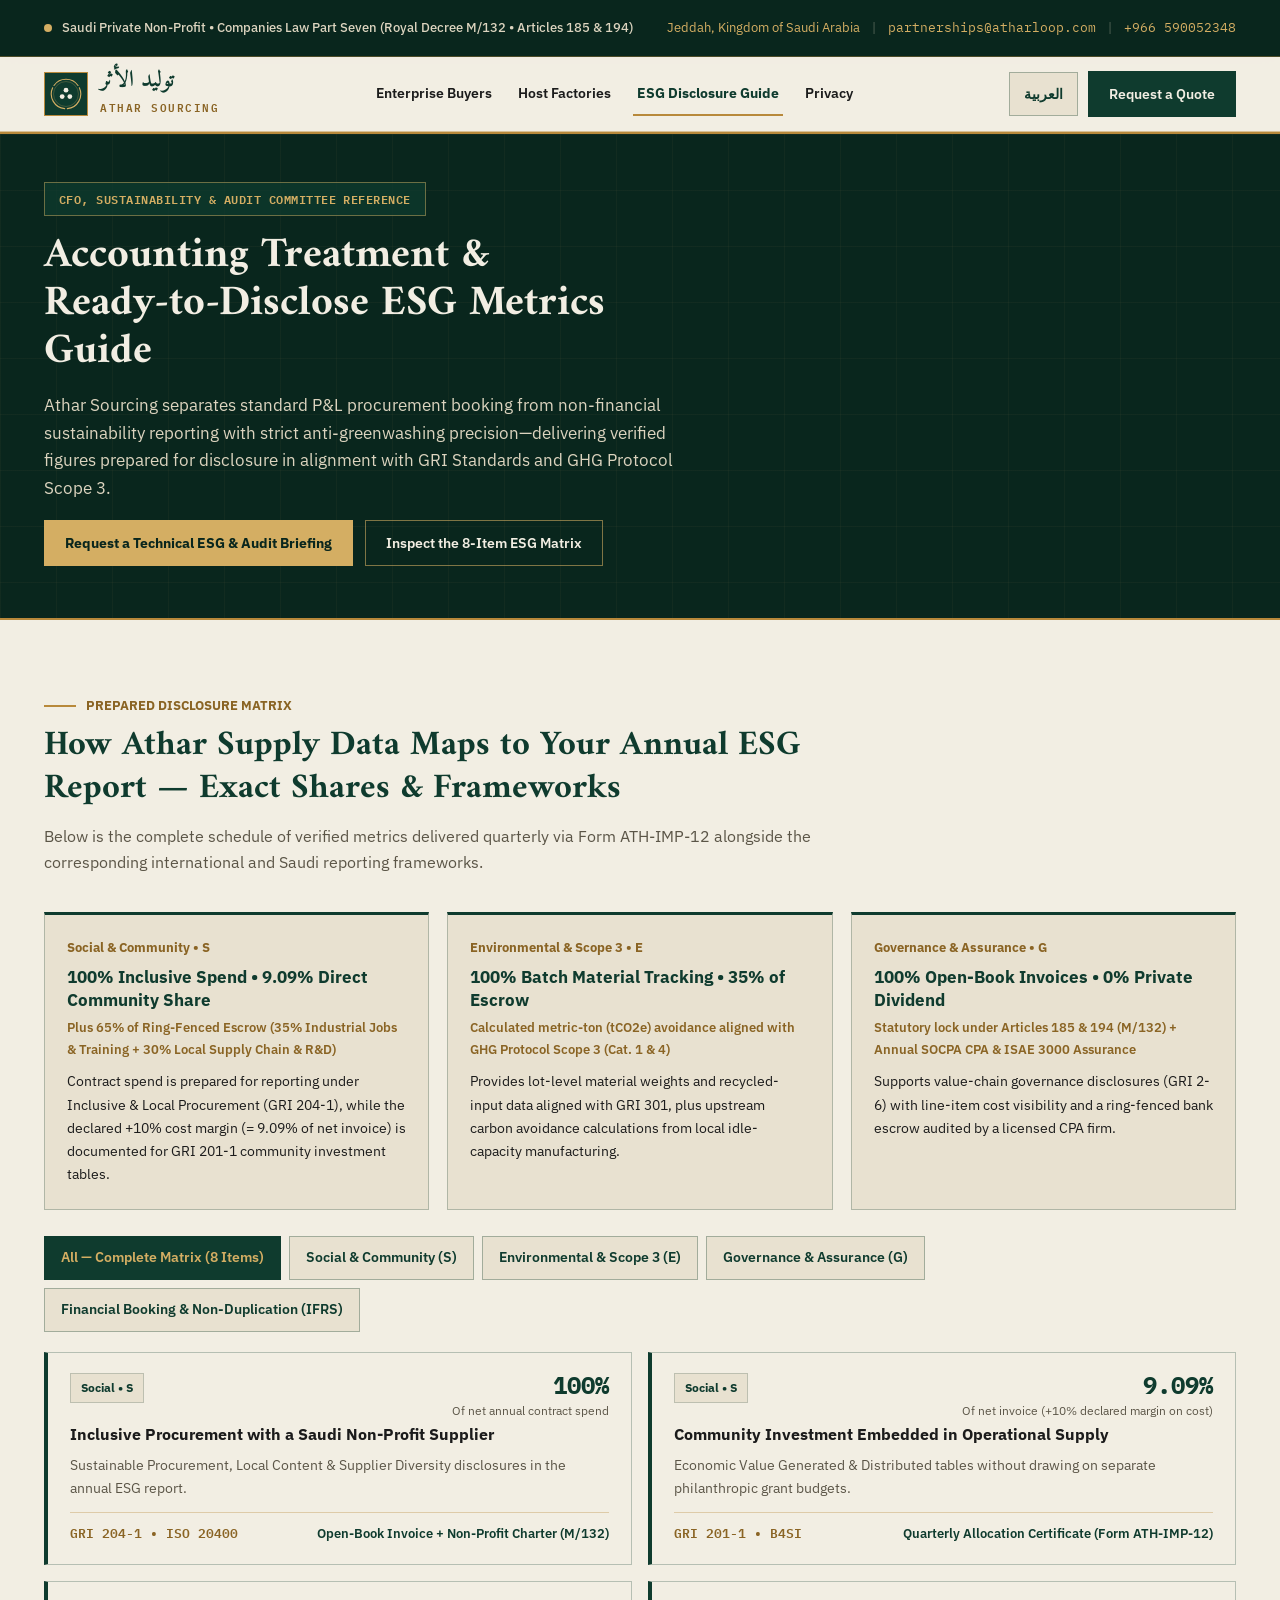
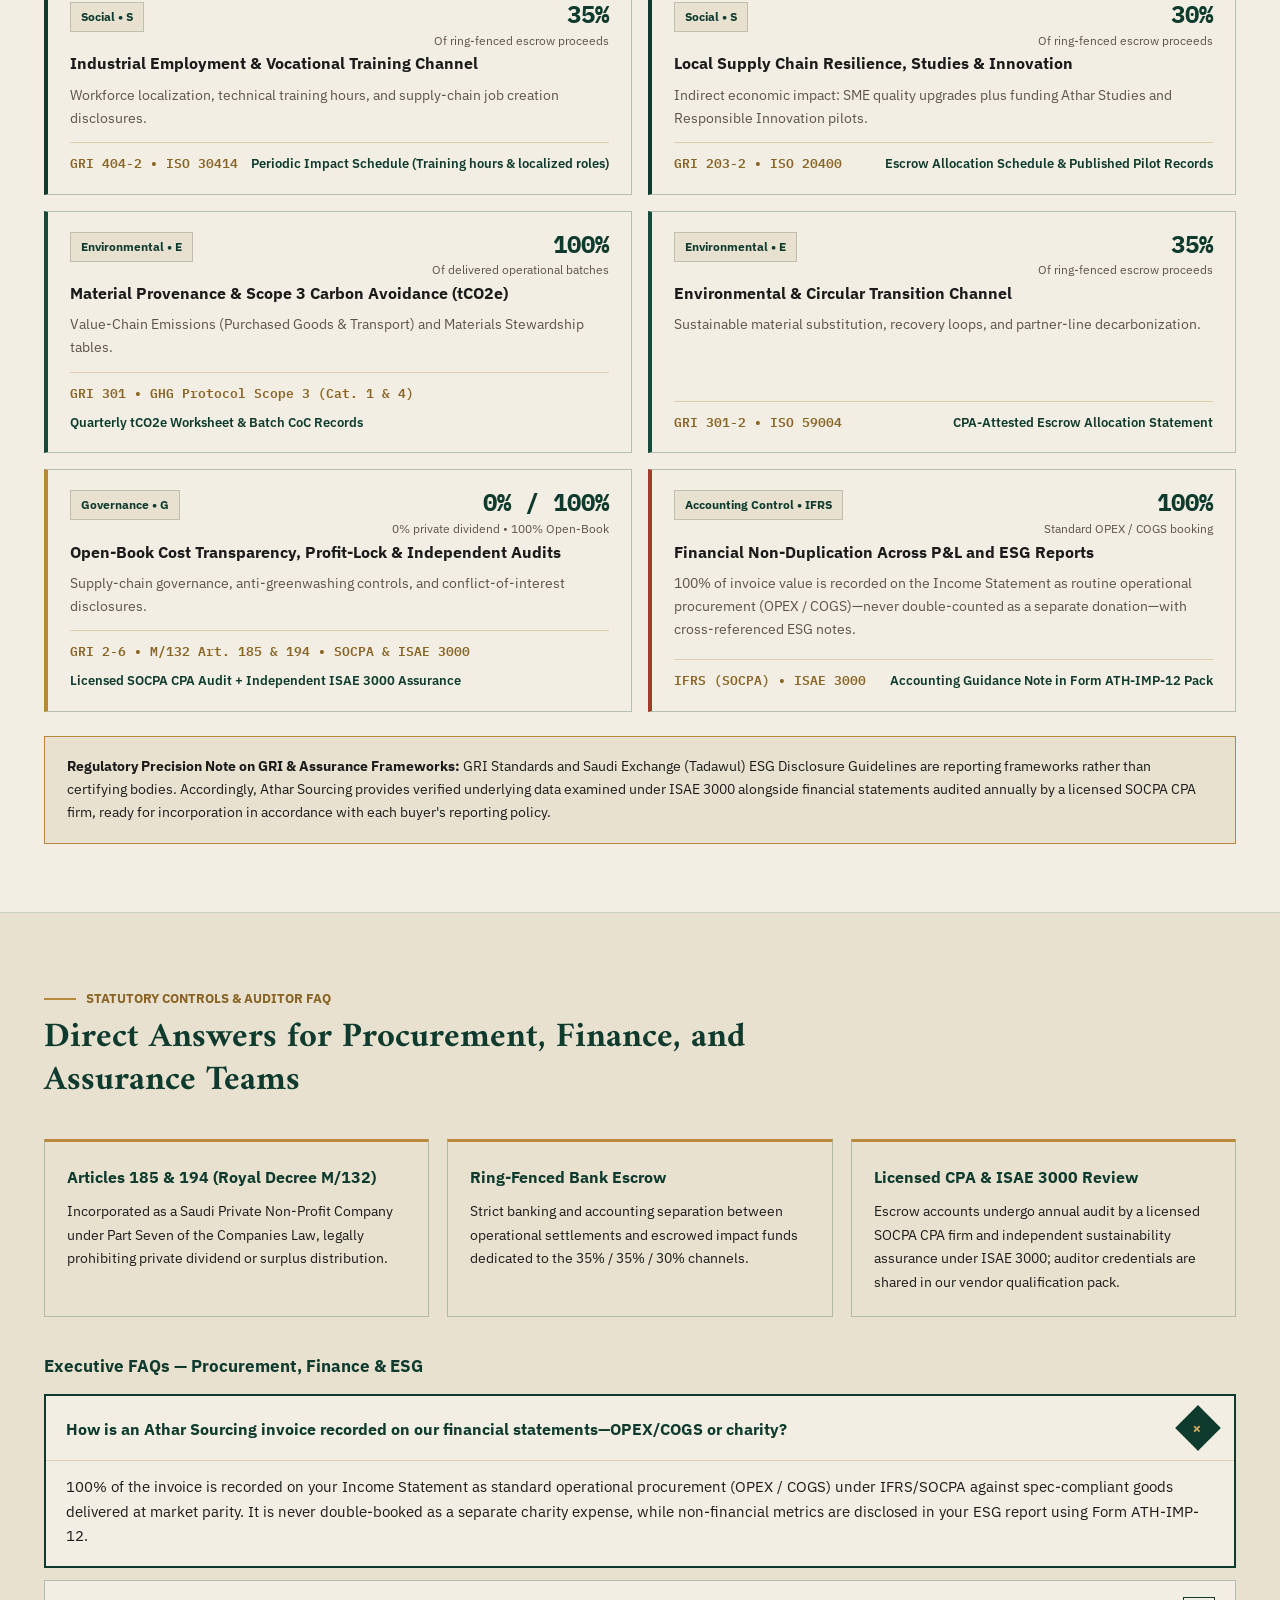
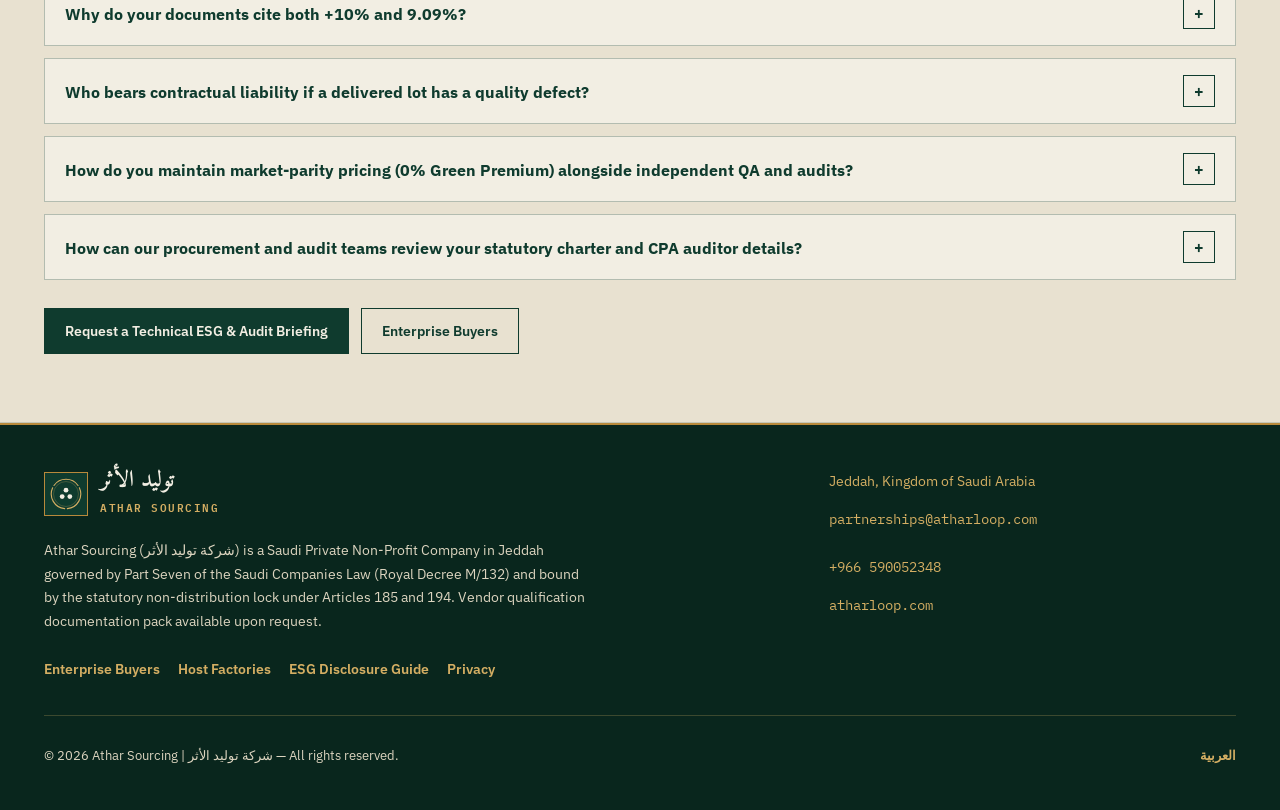
<file: en/esg/index.html>
<!DOCTYPE html>
<html lang="en" dir="ltr">
<head>
<meta charset="UTF-8">
<meta name="viewport" content="width=device-width, initial-scale=1.0">
<title>ESG Disclosure &amp; Accounting Guide | Athar Sourcing — GRI, Scope 3 &amp; IFRS Reference</title>
<meta name="description" content="Technical reference for CFOs, Sustainability Officers, and auditors detailing OPEX/COGS booking, anti-greenwashing controls, and ready-to-disclose metrics aligned with GRI and GHG Scope 3.">
<link rel="canonical" href="https://atharloop.com/en/esg/">
<link rel="alternate" hreflang="ar" href="https://atharloop.com/esg/">
<link rel="alternate" hreflang="en" href="https://atharloop.com/en/esg/">
<link rel="alternate" hreflang="x-default" href="https://atharloop.com/esg/">
<meta property="og:type" content="website">
<meta property="og:site_name" content="شركة توليد الأثر | Athar Sourcing">
<meta property="og:title" content="ESG Disclosure &amp; Accounting Guide | Athar Sourcing — GRI, Scope 3 &amp; IFRS Reference">
<meta property="og:description" content="Technical reference for CFOs, Sustainability Officers, and auditors detailing OPEX/COGS booking, anti-greenwashing controls, and ready-to-disclose metrics aligned with GRI and GHG Scope 3.">
<meta property="og:url" content="https://atharloop.com/en/esg/">
<meta property="og:image" content="https://atharloop.com/assets/og-en.png">
<meta property="og:image:width" content="1200">
<meta property="og:image:height" content="630">
<meta name="twitter:card" content="summary_large_image">
<meta name="twitter:title" content="ESG Disclosure &amp; Accounting Guide | Athar Sourcing — GRI, Scope 3 &amp; IFRS Reference">
<meta name="twitter:description" content="Technical reference for CFOs, Sustainability Officers, and auditors detailing OPEX/COGS booking, anti-greenwashing controls, and ready-to-disclose metrics aligned with GRI and GHG Scope 3.">
<meta name="twitter:image" content="https://atharloop.com/assets/og-en.png">
<meta name="theme-color" content="#0F3B2E">
<link rel="icon" type="image/svg+xml" href="../../assets/favicon.svg">
<link rel="preconnect" href="https://fonts.googleapis.com">
<link rel="preconnect" href="https://fonts.gstatic.com" crossorigin>
<link href="https://fonts.googleapis.com/css2?family=Amiri:wght@700&family=IBM+Plex+Mono:wght@500;600&family=IBM+Plex+Sans+Arabic:wght@400;500;600;700&family=IBM+Plex+Sans:wght@400;500;600;700&display=swap" rel="stylesheet">
<link rel="stylesheet" href="../../assets/landing.css">
<script type="application/ld+json">{"@context": "https://schema.org", "@type": "NGO", "name": "شركة توليد الأثر | Athar Sourcing", "alternateName": "Athar Sourcing", "url": "https://atharloop.com/", "logo": "https://atharloop.com/assets/favicon.svg", "image": "https://atharloop.com/assets/og-en.png", "email": "partnerships@atharloop.com", "telephone": "+966 590052348", "nonprofitStatus": "Saudi Private Non-Profit Company (Companies Law Part Seven, Royal Decree M/132, Articles 185 & 194)", "address": {"@type": "PostalAddress", "addressLocality": "Jeddah", "addressCountry": "SA"}, "department": [{"@type": "Organization", "name": "أثر للتغليف | Athar Pack"}, {"@type": "Organization", "name": "أثر للغذاء | Athar Catering"}, {"@type": "Organization", "name": "أثر للحلول اللوجستية | Athar Logistics"}, {"@type": "Organization", "name": "أثر للدراسات | Athar Studies"}, {"@type": "Organization", "name": "أثر للابتكار المسؤول | Athar Responsible Innovation"}]}</script>
</head>
<body>
<a class="skip-link" href="#top">Skip directly to main content</a>
<div class="top-strip">
  <div class="container top-strip-inner">
    <div class="strip-status">
      <span class="status-dot" aria-hidden="true"></span>
      <span>Saudi Private Non-Profit • Companies Law Part Seven (Royal Decree M/132 • Articles 185 &amp; 194)</span>
    </div>
    <div class="strip-meta">
      <span>Jeddah, Kingdom of Saudi Arabia</span>
      <span class="strip-sep" aria-hidden="true">|</span>
      <a class="num-ltr" href="mailto:partnerships@atharloop.com">partnerships@atharloop.com</a>
      <span class="strip-sep" aria-hidden="true">|</span>
      <a class="num-ltr" href="https://wa.me/966590052348" target="_blank" rel="noopener">+966 590052348</a>
    </div>
  </div>
</div>
<header class="site-header">
  <div class="container header-inner">
    <a class="brand-lockup" href="../index.html" aria-label="توليد الأثر — ATHAR SOURCING">
      <div class="brand-seal-box"><svg class="seal-svg" viewBox="0 0 200 200" aria-hidden="true" focusable="false"><path d="M 24.83 46.97 A 92 92 0 0 1 175.17 46.97 M 183.51 61.41 A 92 92 0 0 1 108.34 191.62 M 91.66 191.62 A 92 92 0 0 1 16.49 61.41" fill="none" stroke="#D4AE63" stroke-width="7" stroke-linecap="round"/><circle cx="100" cy="100" r="78" fill="none" stroke="#D4AE63" stroke-width="1.6"/><g fill="#F2EEE3"><circle cx="100" cy="76" r="15"/><circle cx="76" cy="116" r="15"/><circle cx="124" cy="116" r="15"/></g></svg></div>
      <div>
        <div class="brand-text-ar">توليد الأثر</div>
        <div class="brand-text-en num-ltr">ATHAR SOURCING</div>
      </div>
    </a>
    <nav class="primary-nav" aria-label="Primary">
      <a class="nav-link" href="../index.html">Enterprise Buyers</a><a class="nav-link" href="../partners/index.html">Host Factories</a><a class="nav-link is-current" aria-current="page" href="index.html">ESG Disclosure Guide</a><a class="nav-link" href="../privacy/index.html">Privacy</a>
    </nav>
    <div class="header-actions">
      <a class="lang-switch" href="../../esg/index.html">العربية</a>
      <a class="btn-primary header-cta-desktop" href="../index.html#start">Request a Quote</a>
      <button id="menuToggle" class="menu-toggle" type="button" aria-expanded="false" aria-controls="mobileDrawer" aria-label="Toggle navigation menu">
        <span class="menu-bar"></span>
        <span class="menu-bar"></span>
      </button>
    </div>
  </div>
  <div id="mobileDrawer" class="mobile-drawer">
    <div class="mobile-drawer-inner">
      <nav class="mobile-nav-list" aria-label="Mobile">
        <a href="../index.html">Enterprise Buyers</a><a href="../partners/index.html">Host Factories</a><a aria-current="page" href="index.html">ESG Disclosure Guide</a><a href="../privacy/index.html">Privacy</a>
        <a href="../index.html#start">Request a Quote</a>
      </nav>
    </div>
  </div>
</header>
<main id="top">
<section class="hero-band hero-band-compact">
  <div class="container">
    <div class="eyebrow-badge">CFO, SUSTAINABILITY &amp; AUDIT COMMITTEE REFERENCE</div>
    <h1 class="hero-title" style="max-width:26ch">Accounting Treatment &amp; Ready-to-Disclose ESG Metrics Guide</h1>
    <p class="hero-lead">Athar Sourcing separates standard P&amp;L procurement booking from non-financial sustainability reporting with strict anti-greenwashing precision—delivering verified figures prepared for disclosure in alignment with GRI Standards and GHG Protocol Scope 3.</p>
    <div class="hero-cta-row">
      <a class="btn-brass" href="../index.html#start">Request a Technical ESG &amp; Audit Briefing</a>
      <a class="btn-outline-light" href="#esg-ledger">Inspect the 8-Item ESG Matrix</a>
    </div>
  </div>
</section>
<section id="esg-ledger" class="section-band">
  <div class="container">
    <div class="section-header">
      <div class="chapter-meta"><span class="chapter-rule" aria-hidden="true"></span><span>PREPARED DISCLOSURE MATRIX</span></div>
      <h2 class="section-title">How Athar Supply Data Maps to Your Annual ESG Report — Exact Shares &amp; Frameworks</h2>
      <p class="section-intro">Below is the complete schedule of verified metrics delivered quarterly via Form ATH-IMP-12 alongside the corresponding international and Saudi reporting frameworks.</p>
    </div>
    <div class="esg-summary-grid">
      <div class="esg-pillar-card"><div class="esg-pillar-code">Social &amp; Community • S</div><div class="esg-pillar-pct">100% Inclusive Spend • 9.09% Direct Community Share</div><div class="esg-pillar-sub">Plus 65% of Ring-Fenced Escrow (35% Industrial Jobs &amp; Training + 30% Local Supply Chain &amp; R&amp;D)</div><p class="esg-pillar-desc">Contract spend is prepared for reporting under Inclusive &amp; Local Procurement (GRI 204-1), while the declared +10% cost margin (= 9.09% of net invoice) is documented for GRI 201-1 community investment tables.</p></div><div class="esg-pillar-card"><div class="esg-pillar-code">Environmental &amp; Scope 3 • E</div><div class="esg-pillar-pct">100% Batch Material Tracking • 35% of Escrow</div><div class="esg-pillar-sub">Calculated metric-ton (tCO2e) avoidance aligned with GHG Protocol Scope 3 (Cat. 1 &amp; 4)</div><p class="esg-pillar-desc">Provides lot-level material weights and recycled-input data aligned with GRI 301, plus upstream carbon avoidance calculations from local idle-capacity manufacturing.</p></div><div class="esg-pillar-card"><div class="esg-pillar-code">Governance &amp; Assurance • G</div><div class="esg-pillar-pct">100% Open-Book Invoices • 0% Private Dividend</div><div class="esg-pillar-sub">Statutory lock under Articles 185 &amp; 194 (M/132) + Annual SOCPA CPA &amp; ISAE 3000 Assurance</div><p class="esg-pillar-desc">Supports value-chain governance disclosures (GRI 2-6) with line-item cost visibility and a ring-fenced bank escrow audited by a licensed CPA firm.</p></div>
    </div>
    <div class="filter-bar" role="tablist" aria-label="PREPARED DISCLOSURE MATRIX">
      <button class="filter-tab" type="button" role="tab" aria-selected="true" data-esg-filter="all">All — Complete Matrix (8 Items)</button><button class="filter-tab" type="button" role="tab" aria-selected="false" data-esg-filter="S">Social &amp; Community (S)</button><button class="filter-tab" type="button" role="tab" aria-selected="false" data-esg-filter="E">Environmental &amp; Scope 3 (E)</button><button class="filter-tab" type="button" role="tab" aria-selected="false" data-esg-filter="G">Governance &amp; Assurance (G)</button><button class="filter-tab" type="button" role="tab" aria-selected="false" data-esg-filter="IFRS">Financial Booking &amp; Non-Duplication (IFRS)</button>
    </div>
    <div class="esg-ledger-grid">
      <article class="esg-row-card" data-dim="S"><div><div class="esg-row-top"><span class="esg-dim-badge">Social • S</span><div class="esg-pct-box"><div class="esg-pct-num num-ltr">100%</div><div class="esg-pct-basis">Of net annual contract spend</div></div></div><h3 class="esg-row-title">Inclusive Procurement with a Saudi Non-Profit Supplier</h3><p class="esg-row-where">Sustainable Procurement, Local Content &amp; Supplier Diversity disclosures in the annual ESG report.</p></div><div class="esg-row-meta"><span class="esg-std-code num-ltr">GRI 204-1 • ISO 20400</span><span class="esg-proof-txt">Open-Book Invoice + Non-Profit Charter (M/132)</span></div></article><article class="esg-row-card" data-dim="S"><div><div class="esg-row-top"><span class="esg-dim-badge">Social • S</span><div class="esg-pct-box"><div class="esg-pct-num num-ltr">9.09%</div><div class="esg-pct-basis">Of net invoice (+10% declared margin on cost)</div></div></div><h3 class="esg-row-title">Community Investment Embedded in Operational Supply</h3><p class="esg-row-where">Economic Value Generated &amp; Distributed tables without drawing on separate philanthropic grant budgets.</p></div><div class="esg-row-meta"><span class="esg-std-code num-ltr">GRI 201-1 • B4SI</span><span class="esg-proof-txt">Quarterly Allocation Certificate (Form ATH-IMP-12)</span></div></article><article class="esg-row-card" data-dim="S"><div><div class="esg-row-top"><span class="esg-dim-badge">Social • S</span><div class="esg-pct-box"><div class="esg-pct-num num-ltr">35%</div><div class="esg-pct-basis">Of ring-fenced escrow proceeds</div></div></div><h3 class="esg-row-title">Industrial Employment &amp; Vocational Training Channel</h3><p class="esg-row-where">Workforce localization, technical training hours, and supply-chain job creation disclosures.</p></div><div class="esg-row-meta"><span class="esg-std-code num-ltr">GRI 404-2 • ISO 30414</span><span class="esg-proof-txt">Periodic Impact Schedule (Training hours &amp; localized roles)</span></div></article><article class="esg-row-card" data-dim="S"><div><div class="esg-row-top"><span class="esg-dim-badge">Social • S</span><div class="esg-pct-box"><div class="esg-pct-num num-ltr">30%</div><div class="esg-pct-basis">Of ring-fenced escrow proceeds</div></div></div><h3 class="esg-row-title">Local Supply Chain Resilience, Studies &amp; Innovation</h3><p class="esg-row-where">Indirect economic impact: SME quality upgrades plus funding Athar Studies and Responsible Innovation pilots.</p></div><div class="esg-row-meta"><span class="esg-std-code num-ltr">GRI 203-2 • ISO 20400</span><span class="esg-proof-txt">Escrow Allocation Schedule &amp; Published Pilot Records</span></div></article><article class="esg-row-card" data-dim="E"><div><div class="esg-row-top"><span class="esg-dim-badge">Environmental • E</span><div class="esg-pct-box"><div class="esg-pct-num num-ltr">100%</div><div class="esg-pct-basis">Of delivered operational batches</div></div></div><h3 class="esg-row-title">Material Provenance &amp; Scope 3 Carbon Avoidance (tCO2e)</h3><p class="esg-row-where">Value-Chain Emissions (Purchased Goods &amp; Transport) and Materials Stewardship tables.</p></div><div class="esg-row-meta"><span class="esg-std-code num-ltr">GRI 301 • GHG Protocol Scope 3 (Cat. 1 &amp; 4)</span><span class="esg-proof-txt">Quarterly tCO2e Worksheet &amp; Batch CoC Records</span></div></article><article class="esg-row-card" data-dim="E"><div><div class="esg-row-top"><span class="esg-dim-badge">Environmental • E</span><div class="esg-pct-box"><div class="esg-pct-num num-ltr">35%</div><div class="esg-pct-basis">Of ring-fenced escrow proceeds</div></div></div><h3 class="esg-row-title">Environmental &amp; Circular Transition Channel</h3><p class="esg-row-where">Sustainable material substitution, recovery loops, and partner-line decarbonization.</p></div><div class="esg-row-meta"><span class="esg-std-code num-ltr">GRI 301-2 • ISO 59004</span><span class="esg-proof-txt">CPA-Attested Escrow Allocation Statement</span></div></article><article class="esg-row-card" data-dim="G"><div><div class="esg-row-top"><span class="esg-dim-badge">Governance • G</span><div class="esg-pct-box"><div class="esg-pct-num num-ltr">0% / 100%</div><div class="esg-pct-basis">0% private dividend • 100% Open-Book</div></div></div><h3 class="esg-row-title">Open-Book Cost Transparency, Profit-Lock &amp; Independent Audits</h3><p class="esg-row-where">Supply-chain governance, anti-greenwashing controls, and conflict-of-interest disclosures.</p></div><div class="esg-row-meta"><span class="esg-std-code num-ltr">GRI 2-6 • M/132 Art. 185 &amp; 194 • SOCPA &amp; ISAE 3000</span><span class="esg-proof-txt">Licensed SOCPA CPA Audit + Independent ISAE 3000 Assurance</span></div></article><article class="esg-row-card" data-dim="IFRS"><div><div class="esg-row-top"><span class="esg-dim-badge">Accounting Control • IFRS</span><div class="esg-pct-box"><div class="esg-pct-num num-ltr">100%</div><div class="esg-pct-basis">Standard OPEX / COGS booking</div></div></div><h3 class="esg-row-title">Financial Non-Duplication Across P&amp;L and ESG Reports</h3><p class="esg-row-where">100% of invoice value is recorded on the Income Statement as routine operational procurement (OPEX / COGS)—never double-counted as a separate donation—with cross-referenced ESG notes.</p></div><div class="esg-row-meta"><span class="esg-std-code num-ltr">IFRS (SOCPA) • ISAE 3000</span><span class="esg-proof-txt">Accounting Guidance Note in Form ATH-IMP-12 Pack</span></div></article>
    </div>
    <div class="esg-footnote">
      <strong>Regulatory Precision Note on GRI &amp; Assurance Frameworks:</strong> GRI Standards and Saudi Exchange (Tadawul) ESG Disclosure Guidelines are reporting frameworks rather than certifying bodies. Accordingly, Athar Sourcing provides verified underlying data examined under ISAE 3000 alongside financial statements audited annually by a licensed SOCPA CPA firm, ready for incorporation in accordance with each buyer&#x27;s reporting policy.
    </div>
  </div>
</section>
<section id="governance" class="section-band band-sand">
  <div class="container">
    <div class="section-header">
      <div class="chapter-meta"><span class="chapter-rule" aria-hidden="true"></span><span>STATUTORY CONTROLS &amp; AUDITOR FAQ</span></div>
      <h2 class="section-title">Direct Answers for Procurement, Finance, and Assurance Teams</h2>
    </div>
    <div class="gov-pillars-grid">
      <div class="gov-pillar-box"><h3 class="gov-pillar-title">Articles 185 &amp; 194 (Royal Decree M/132)</h3><p class="gov-pillar-desc">Incorporated as a Saudi Private Non-Profit Company under Part Seven of the Companies Law, legally prohibiting private dividend or surplus distribution.</p></div><div class="gov-pillar-box"><h3 class="gov-pillar-title">Ring-Fenced Bank Escrow</h3><p class="gov-pillar-desc">Strict banking and accounting separation between operational settlements and escrowed impact funds dedicated to the 35% / 35% / 30% channels.</p></div><div class="gov-pillar-box"><h3 class="gov-pillar-title">Licensed CPA &amp; ISAE 3000 Review</h3><p class="gov-pillar-desc">Escrow accounts undergo annual audit by a licensed SOCPA CPA firm and independent sustainability assurance under ISAE 3000; auditor credentials are shared in our vendor qualification pack.</p></div>
    </div>
    <h3 class="bench-title" style="margin-bottom:14px">Executive FAQs — Procurement, Finance &amp; ESG</h3>
    <div class="accordion-stack" data-single-open="true">
      <div class="accordion-card is-open"><button class="accordion-trigger" type="button" aria-expanded="true"><div class="acc-title">How is an Athar Sourcing invoice recorded on our financial statements—OPEX/COGS or charity?</div><span class="acc-icon" aria-hidden="true">+</span></button><div class="accordion-panel"><div class="accordion-inner"><div class="accordion-body">100% of the invoice is recorded on your Income Statement as standard operational procurement (OPEX / COGS) under IFRS/SOCPA against spec-compliant goods delivered at market parity. It is never double-booked as a separate charity expense, while non-financial metrics are disclosed in your ESG report using Form ATH-IMP-12.</div></div></div></div><div class="accordion-card"><button class="accordion-trigger" type="button" aria-expanded="false"><div class="acc-title">Why do your documents cite both +10% and 9.09%?</div><span class="acc-icon" aria-hidden="true">+</span></button><div class="accordion-panel"><div class="accordion-inner"><div class="accordion-body">Both percentages describe the exact same riyal amount from two bases: we apply a declared +10% impact margin on verified direct cost (e.g., SAR 100,000 direct cost + SAR 10,000 margin = SAR 110,000 net invoice). SAR 10,000 divided by SAR 110,000 equals 9.09% of the net invoice.</div></div></div></div><div class="accordion-card"><button class="accordion-trigger" type="button" aria-expanded="false"><div class="acc-title">Who bears contractual liability if a delivered lot has a quality defect?</div><span class="acc-icon" aria-hidden="true">+</span></button><div class="accordion-panel"><div class="accordion-inner"><div class="accordion-body">Athar Sourcing holds single-point contractual liability to the buyer. Centralized Athar QA inspects every batch across 6 stages before dispatch and enforces SLAs and CAPA remedies directly.</div></div></div></div><div class="accordion-card"><button class="accordion-trigger" type="button" aria-expanded="false"><div class="acc-title">How do you maintain market-parity pricing (0% Green Premium) alongside independent QA and audits?</div><span class="acc-icon" aria-hidden="true">+</span></button><div class="accordion-panel"><div class="accordion-inner"><div class="accordion-body">By eliminating duplicated factory CapEx, multi-tier broker commissions, and commercial marketing overhead—activating underutilized capacity at qualified Saudi plants through predictable batch orders.</div></div></div></div><div class="accordion-card"><button class="accordion-trigger" type="button" aria-expanded="false"><div class="acc-title">How can our procurement and audit teams review your statutory charter and CPA auditor details?</div><span class="acc-icon" aria-hidden="true">+</span></button><div class="accordion-panel"><div class="accordion-inner"><div class="accordion-body">Our official Vendor Qualification Documentation Pack—containing founding charter extracts, CPA auditor appointment details, and contract templates—is provided directly to procurement and audit committees upon request via partnerships@atharloop.com.</div></div></div></div>
    </div>
    <div style="margin-top:28px;display:flex;flex-wrap:wrap;gap:12px">
      <a class="btn-primary" href="../index.html#start">Request a Technical ESG &amp; Audit Briefing</a>
      <a class="btn-outline-dark" href="../index.html">Enterprise Buyers</a>
    </div>
  </div>
</section>
<footer class="site-footer">
  <div class="container">
    <div class="footer-grid">
      <div>
        <div class="brand-lockup">
          <div class="brand-seal-box"><svg class="seal-svg" viewBox="0 0 200 200" aria-hidden="true" focusable="false"><path d="M 24.83 46.97 A 92 92 0 0 1 175.17 46.97 M 183.51 61.41 A 92 92 0 0 1 108.34 191.62 M 91.66 191.62 A 92 92 0 0 1 16.49 61.41" fill="none" stroke="#D4AE63" stroke-width="7" stroke-linecap="round"/><circle cx="100" cy="100" r="78" fill="none" stroke="#D4AE63" stroke-width="1.6"/><g fill="#F2EEE3"><circle cx="100" cy="76" r="15"/><circle cx="76" cy="116" r="15"/><circle cx="124" cy="116" r="15"/></g></svg></div>
          <div>
            <div class="brand-text-ar" style="color:#F2EEE3">توليد الأثر</div>
            <div class="brand-text-en num-ltr" style="color:#D4AE63">ATHAR SOURCING</div>
          </div>
        </div>
        <p style="margin-top:14px;max-width:68ch;font-size:0.9rem">Athar Sourcing (شركة توليد الأثر) is a Saudi Private Non-Profit Company in Jeddah governed by Part Seven of the Saudi Companies Law (Royal Decree M/132) and bound by the statutory non-distribution lock under Articles 185 and 194. Vendor qualification documentation pack available upon request.</p>
        <nav class="footer-nav" aria-label="Footer">
          <a href="../index.html">Enterprise Buyers</a>
          <a href="../partners/index.html">Host Factories</a>
          <a href="index.html">ESG Disclosure Guide</a>
          <a href="../privacy/index.html">Privacy</a>
        </nav>
      </div>
      <div class="footer-contacts">
        <div>Jeddah, Kingdom of Saudi Arabia</div>
        <a class="num-ltr" href="mailto:partnerships@atharloop.com">partnerships@atharloop.com</a>
        <a class="num-ltr" href="https://wa.me/966590052348" target="_blank" rel="noopener">+966 590052348</a>
        <span class="num-ltr">atharloop.com</span>
      </div>
    </div>
    <div class="footer-bottom">
      <span>© 2026 Athar Sourcing | شركة توليد الأثر — All rights reserved.</span>
      <a href="../../esg/index.html">العربية</a>
    </div>
  </div>
</footer>
</main>
<script src="../../assets/landing.js" defer></script>
</body>
</html>
</file>
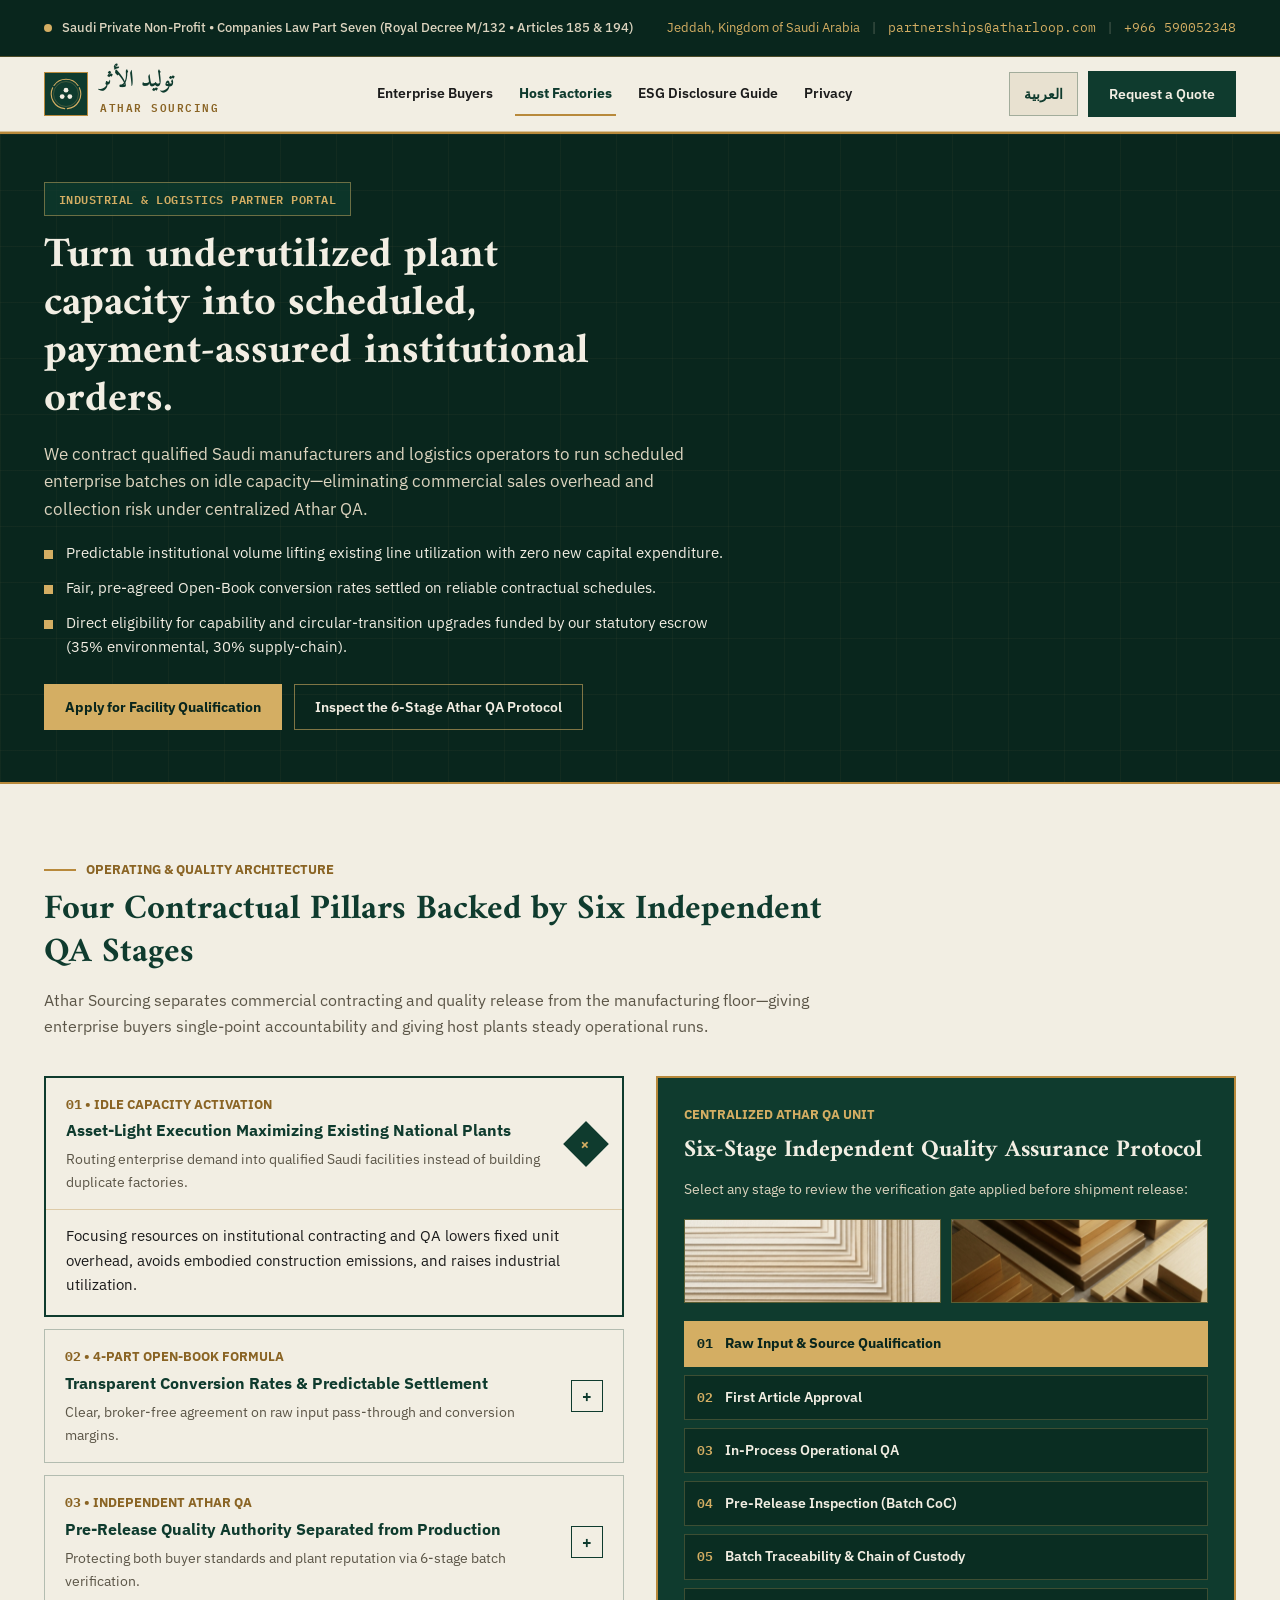
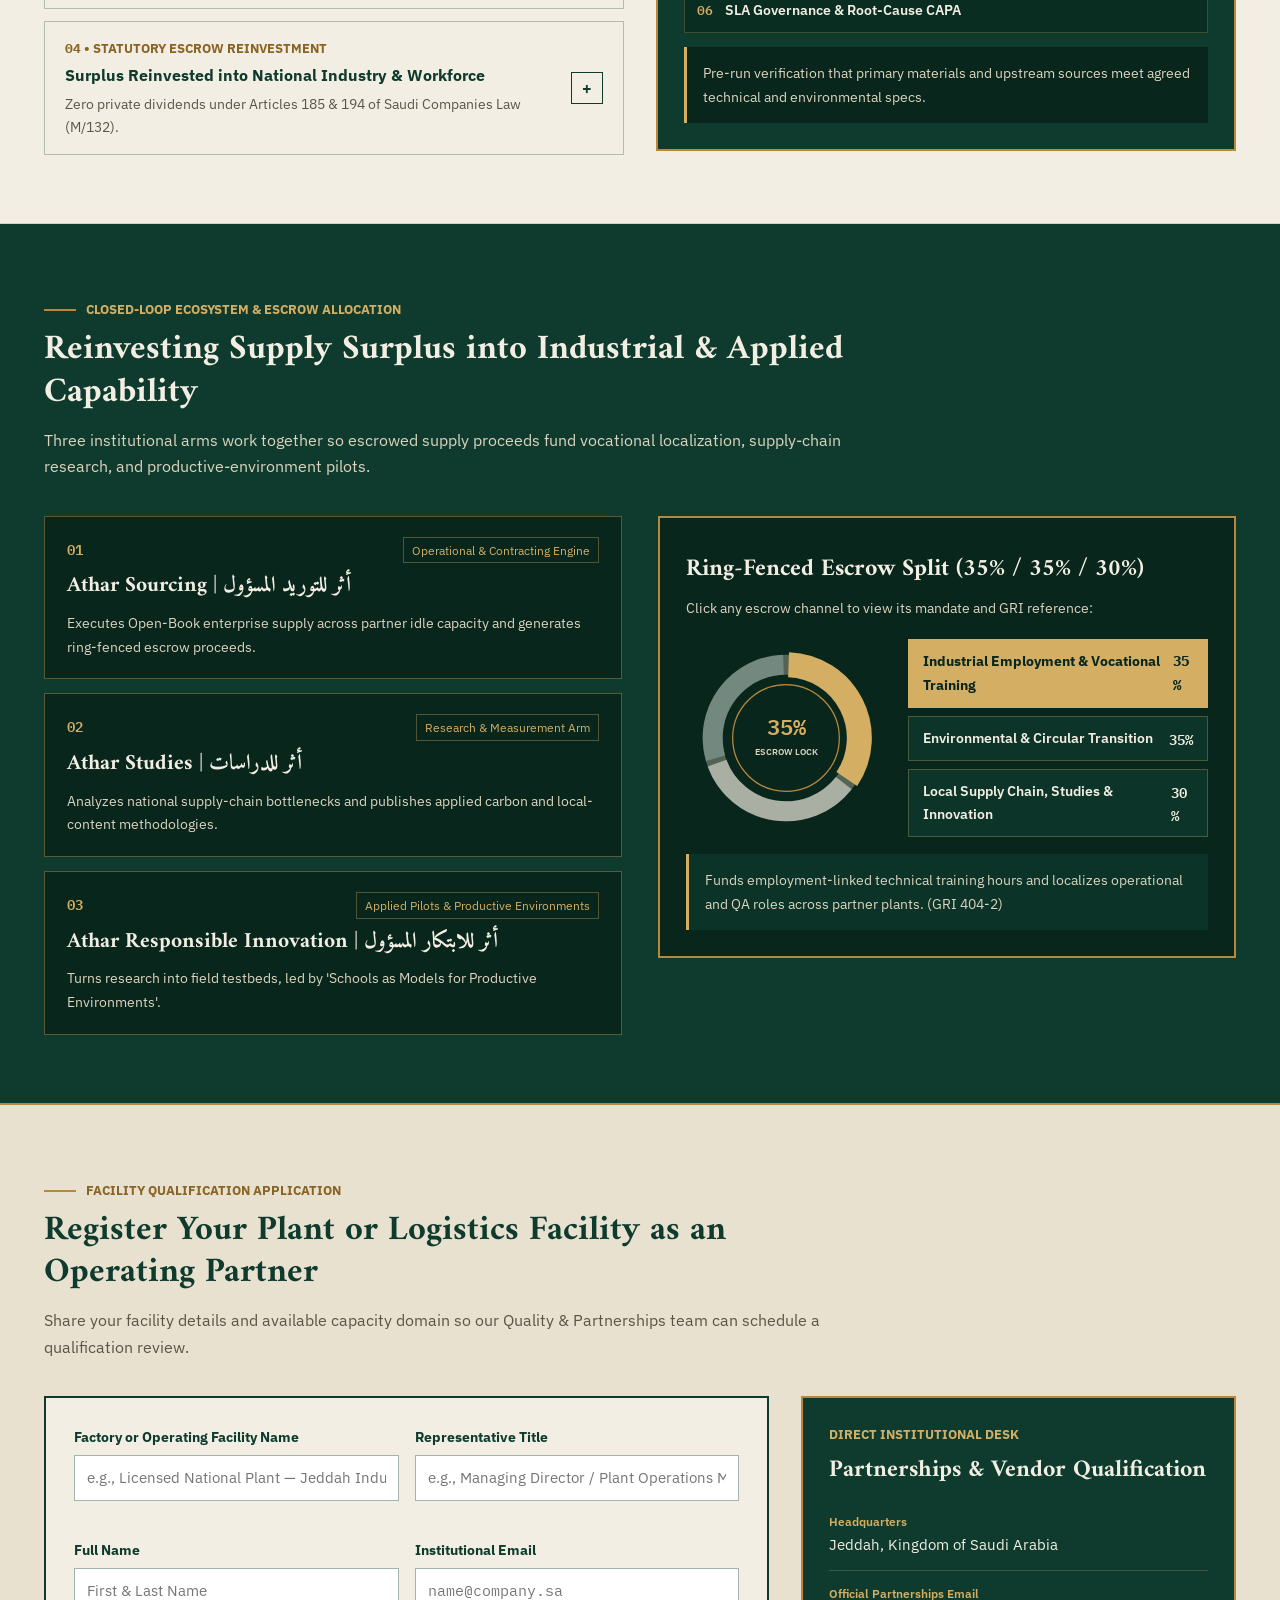
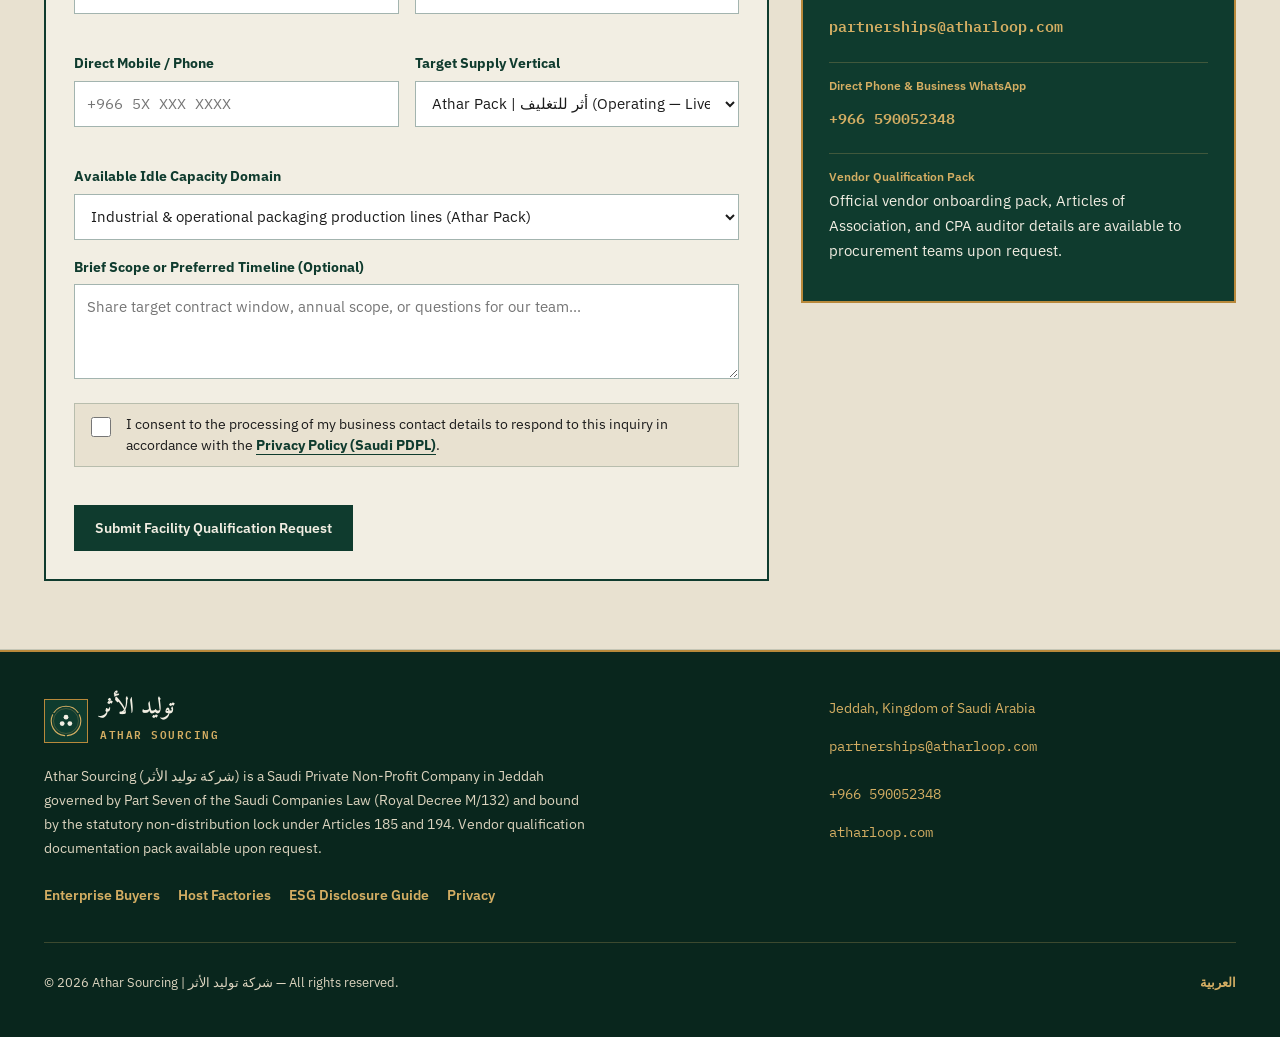
<file: en/partners/index.html>
<!DOCTYPE html>
<html lang="en" dir="ltr">
<head>
<meta charset="UTF-8">
<meta name="viewport" content="width=device-width, initial-scale=1.0">
<title>Host Factories &amp; National Operators | Athar Sourcing — Idle Capacity Activation</title>
<meta name="description" content="Partner with Athar Sourcing to convert underutilized Saudi manufacturing and logistics capacity into scheduled, payment-assured institutional supply orders with zero new CapEx.">
<link rel="canonical" href="https://atharloop.com/en/partners/">
<link rel="alternate" hreflang="ar" href="https://atharloop.com/partners/">
<link rel="alternate" hreflang="en" href="https://atharloop.com/en/partners/">
<link rel="alternate" hreflang="x-default" href="https://atharloop.com/partners/">
<meta property="og:type" content="website">
<meta property="og:site_name" content="شركة توليد الأثر | Athar Sourcing">
<meta property="og:title" content="Host Factories &amp; National Operators | Athar Sourcing — Idle Capacity Activation">
<meta property="og:description" content="Partner with Athar Sourcing to convert underutilized Saudi manufacturing and logistics capacity into scheduled, payment-assured institutional supply orders with zero new CapEx.">
<meta property="og:url" content="https://atharloop.com/en/partners/">
<meta property="og:image" content="https://atharloop.com/assets/og-en.png">
<meta property="og:image:width" content="1200">
<meta property="og:image:height" content="630">
<meta name="twitter:card" content="summary_large_image">
<meta name="twitter:title" content="Host Factories &amp; National Operators | Athar Sourcing — Idle Capacity Activation">
<meta name="twitter:description" content="Partner with Athar Sourcing to convert underutilized Saudi manufacturing and logistics capacity into scheduled, payment-assured institutional supply orders with zero new CapEx.">
<meta name="twitter:image" content="https://atharloop.com/assets/og-en.png">
<meta name="theme-color" content="#0F3B2E">
<link rel="icon" type="image/svg+xml" href="../../assets/favicon.svg">
<link rel="preconnect" href="https://fonts.googleapis.com">
<link rel="preconnect" href="https://fonts.gstatic.com" crossorigin>
<link href="https://fonts.googleapis.com/css2?family=Amiri:wght@700&family=IBM+Plex+Mono:wght@500;600&family=IBM+Plex+Sans+Arabic:wght@400;500;600;700&family=IBM+Plex+Sans:wght@400;500;600;700&display=swap" rel="stylesheet">
<link rel="stylesheet" href="../../assets/landing.css">
<script type="application/ld+json">{"@context": "https://schema.org", "@type": "NGO", "name": "شركة توليد الأثر | Athar Sourcing", "alternateName": "Athar Sourcing", "url": "https://atharloop.com/", "logo": "https://atharloop.com/assets/favicon.svg", "image": "https://atharloop.com/assets/og-en.png", "email": "partnerships@atharloop.com", "telephone": "+966 590052348", "nonprofitStatus": "Saudi Private Non-Profit Company (Companies Law Part Seven, Royal Decree M/132, Articles 185 & 194)", "address": {"@type": "PostalAddress", "addressLocality": "Jeddah", "addressCountry": "SA"}, "department": [{"@type": "Organization", "name": "أثر للتغليف | Athar Pack"}, {"@type": "Organization", "name": "أثر للغذاء | Athar Catering"}, {"@type": "Organization", "name": "أثر للحلول اللوجستية | Athar Logistics"}, {"@type": "Organization", "name": "أثر للدراسات | Athar Studies"}, {"@type": "Organization", "name": "أثر للابتكار المسؤول | Athar Responsible Innovation"}]}</script>
</head>
<body>
<a class="skip-link" href="#top">Skip directly to main content</a>
<div class="top-strip">
  <div class="container top-strip-inner">
    <div class="strip-status">
      <span class="status-dot" aria-hidden="true"></span>
      <span>Saudi Private Non-Profit • Companies Law Part Seven (Royal Decree M/132 • Articles 185 &amp; 194)</span>
    </div>
    <div class="strip-meta">
      <span>Jeddah, Kingdom of Saudi Arabia</span>
      <span class="strip-sep" aria-hidden="true">|</span>
      <a class="num-ltr" href="mailto:partnerships@atharloop.com">partnerships@atharloop.com</a>
      <span class="strip-sep" aria-hidden="true">|</span>
      <a class="num-ltr" href="https://wa.me/966590052348" target="_blank" rel="noopener">+966 590052348</a>
    </div>
  </div>
</div>
<header class="site-header">
  <div class="container header-inner">
    <a class="brand-lockup" href="../index.html" aria-label="توليد الأثر — ATHAR SOURCING">
      <div class="brand-seal-box"><svg class="seal-svg" viewBox="0 0 200 200" aria-hidden="true" focusable="false"><path d="M 24.83 46.97 A 92 92 0 0 1 175.17 46.97 M 183.51 61.41 A 92 92 0 0 1 108.34 191.62 M 91.66 191.62 A 92 92 0 0 1 16.49 61.41" fill="none" stroke="#D4AE63" stroke-width="7" stroke-linecap="round"/><circle cx="100" cy="100" r="78" fill="none" stroke="#D4AE63" stroke-width="1.6"/><g fill="#F2EEE3"><circle cx="100" cy="76" r="15"/><circle cx="76" cy="116" r="15"/><circle cx="124" cy="116" r="15"/></g></svg></div>
      <div>
        <div class="brand-text-ar">توليد الأثر</div>
        <div class="brand-text-en num-ltr">ATHAR SOURCING</div>
      </div>
    </a>
    <nav class="primary-nav" aria-label="Primary">
      <a class="nav-link" href="../index.html">Enterprise Buyers</a><a class="nav-link is-current" aria-current="page" href="index.html">Host Factories</a><a class="nav-link" href="../esg/index.html">ESG Disclosure Guide</a><a class="nav-link" href="../privacy/index.html">Privacy</a>
    </nav>
    <div class="header-actions">
      <a class="lang-switch" href="../../partners/index.html">العربية</a>
      <a class="btn-primary header-cta-desktop" href="#start">Request a Quote</a>
      <button id="menuToggle" class="menu-toggle" type="button" aria-expanded="false" aria-controls="mobileDrawer" aria-label="Toggle navigation menu">
        <span class="menu-bar"></span>
        <span class="menu-bar"></span>
      </button>
    </div>
  </div>
  <div id="mobileDrawer" class="mobile-drawer">
    <div class="mobile-drawer-inner">
      <nav class="mobile-nav-list" aria-label="Mobile">
        <a href="../index.html">Enterprise Buyers</a><a aria-current="page" href="index.html">Host Factories</a><a href="../esg/index.html">ESG Disclosure Guide</a><a href="../privacy/index.html">Privacy</a>
        <a href="#start">Request a Quote</a>
      </nav>
    </div>
  </div>
</header>
<main id="top">
<section class="hero-band hero-band-compact">
  <div class="container">
    <div class="eyebrow-badge">INDUSTRIAL &amp; LOGISTICS PARTNER PORTAL</div>
    <h1 class="hero-title" style="max-width:26ch">Turn underutilized plant capacity into scheduled, payment-assured institutional orders.</h1>
    <p class="hero-lead">We contract qualified Saudi manufacturers and logistics operators to run scheduled enterprise batches on idle capacity—eliminating commercial sales overhead and collection risk under centralized Athar QA.</p>
    <ul class="hero-bullets" style="max-width:68ch"><li>Predictable institutional volume lifting existing line utilization with zero new capital expenditure.</li><li>Fair, pre-agreed Open-Book conversion rates settled on reliable contractual schedules.</li><li>Direct eligibility for capability and circular-transition upgrades funded by our statutory escrow (35% environmental, 30% supply-chain).</li></ul>
    <div class="hero-cta-row">
      <a class="btn-brass" href="#start">Apply for Facility Qualification</a>
      <a class="btn-outline-light" href="#qa-protocol">Inspect the 6-Stage Athar QA Protocol</a>
    </div>
  </div>
</section>
<section id="qa-protocol" class="section-band">
  <div class="container">
    <div class="section-header">
      <div class="chapter-meta"><span class="chapter-rule" aria-hidden="true"></span><span>OPERATING &amp; QUALITY ARCHITECTURE</span></div>
      <h2 class="section-title">Four Contractual Pillars Backed by Six Independent QA Stages</h2>
      <p class="section-intro">Athar Sourcing separates commercial contracting and quality release from the manufacturing floor—giving enterprise buyers single-point accountability and giving host plants steady operational runs.</p>
    </div>
    <div class="model-grid">
      <div class="accordion-stack" data-single-open="true">
        <div class="accordion-card is-open"><button class="accordion-trigger" type="button" aria-expanded="true"><div><div class="acc-num"><span class="num-ltr">01</span> • IDLE CAPACITY ACTIVATION</div><div class="acc-title">Asset-Light Execution Maximizing Existing National Plants</div><div class="acc-summary">Routing enterprise demand into qualified Saudi facilities instead of building duplicate factories.</div></div><span class="acc-icon" aria-hidden="true">+</span></button><div class="accordion-panel"><div class="accordion-inner"><div class="accordion-body">Focusing resources on institutional contracting and QA lowers fixed unit overhead, avoids embodied construction emissions, and raises industrial utilization.</div></div></div></div><div class="accordion-card"><button class="accordion-trigger" type="button" aria-expanded="false"><div><div class="acc-num"><span class="num-ltr">02</span> • 4-PART OPEN-BOOK FORMULA</div><div class="acc-title">Transparent Conversion Rates &amp; Predictable Settlement</div><div class="acc-summary">Clear, broker-free agreement on raw input pass-through and conversion margins.</div></div><span class="acc-icon" aria-hidden="true">+</span></button><div class="accordion-panel"><div class="accordion-inner"><div class="accordion-body">Every work order separates: (1) Qualified Raw Inputs, (2) Host Plant Conversion &amp; Operations, (3) Independent Athar QA &amp; DDP Logistics, and (4) Escrowed Impact Margin.</div></div></div></div><div class="accordion-card"><button class="accordion-trigger" type="button" aria-expanded="false"><div><div class="acc-num"><span class="num-ltr">03</span> • INDEPENDENT ATHAR QA</div><div class="acc-title">Pre-Release Quality Authority Separated from Production</div><div class="acc-summary">Protecting both buyer standards and plant reputation via 6-stage batch verification.</div></div><span class="acc-icon" aria-hidden="true">+</span></button><div class="accordion-panel"><div class="accordion-inner"><div class="accordion-body">Every lot clears structured pre-release inspection and receives an official Batch Certificate of Conformance (Batch CoC) prior to dispatch.</div></div></div></div><div class="accordion-card"><button class="accordion-trigger" type="button" aria-expanded="false"><div><div class="acc-num"><span class="num-ltr">04</span> • STATUTORY ESCROW REINVESTMENT</div><div class="acc-title">Surplus Reinvested into National Industry &amp; Workforce</div><div class="acc-summary">Zero private dividends under Articles 185 &amp; 194 of Saudi Companies Law (M/132).</div></div><span class="acc-icon" aria-hidden="true">+</span></button><div class="accordion-panel"><div class="accordion-inner"><div class="accordion-body">100% of declared impact proceeds enter a ring-fenced escrow funding industrial training (35%), circular plant upgrades (35%), and supply-chain R&amp;D (30%).</div></div></div></div>
      </div>
      <aside class="qa-card">
        <div class="qa-kicker">CENTRALIZED ATHAR QA UNIT</div>
        <h3 class="qa-title">Six-Stage Independent Quality Assurance Protocol</h3>
        <p class="qa-sub">Select any stage to review the verification gate applied before shipment release:</p>
        <div class="qa-photo-bar">
          <img src="../../assets/materials/pillar-02-deed-parchment.jpg" alt="Archival Waqf Deed parchment texture" width="320" height="120" loading="lazy">
          <img src="../../assets/materials/pillar-03-signet-brass.jpg" alt="Signet brass governance texture" width="320" height="120" loading="lazy">
        </div>
        <div class="qa-stages" role="tablist" aria-label="Six-Stage Independent Quality Assurance Protocol">
          <button class="qa-stage-btn" type="button" role="tab" aria-selected="true" data-qa-stage="01" data-qa-detail="Pre-run verification that primary materials and upstream sources meet agreed technical and environmental specs."><span class="qa-stage-num num-ltr">01</span><span>Raw Input &amp; Source Qualification</span></button><button class="qa-stage-btn" type="button" role="tab" aria-selected="false" data-qa-stage="02" data-qa-detail="Formal buyer sign-off on reference samples and tolerance benchmarks prior to volume execution."><span class="qa-stage-num num-ltr">02</span><span>First Article Approval</span></button><button class="qa-stage-btn" type="button" role="tab" aria-selected="false" data-qa-stage="03" data-qa-detail="Scheduled monitoring of process stability and operating discipline across partner lines."><span class="qa-stage-num num-ltr">03</span><span>In-Process Operational QA</span></button><button class="qa-stage-btn" type="button" role="tab" aria-selected="false" data-qa-stage="04" data-qa-detail="Independent final lot inspection and issuance of a mandatory Batch Certificate of Conformance."><span class="qa-stage-num num-ltr">04</span><span>Pre-Release Inspection (Batch CoC)</span></button><button class="qa-stage-btn" type="button" role="tab" aria-selected="false" data-qa-stage="05" data-qa-detail="End-to-end linkage of lot records across inputs, staging, storage, and DDP warehouse delivery."><span class="qa-stage-num num-ltr">05</span><span>Batch Traceability &amp; Chain of Custody</span></button><button class="qa-stage-btn" type="button" role="tab" aria-selected="false" data-qa-stage="06" data-qa-detail="Structured service-level tracking and corrective/preventive action for long-term reliability."><span class="qa-stage-num num-ltr">06</span><span>SLA Governance &amp; Root-Cause CAPA</span></button>
        </div>
        <div id="qaDetailBox" class="qa-detail-box" aria-live="polite">Pre-run verification that primary materials and upstream sources meet agreed technical and environmental specs.</div>
      </aside>
    </div>
  </div>
</section>
<section id="loop" class="section-band band-dark">
  <div class="container">
    <div class="section-header">
      <div class="chapter-meta"><span class="chapter-rule" aria-hidden="true"></span><span>CLOSED-LOOP ECOSYSTEM &amp; ESCROW ALLOCATION</span></div>
      <h2 class="section-title">Reinvesting Supply Surplus into Industrial &amp; Applied Capability</h2>
      <p class="section-intro">Three institutional arms work together so escrowed supply proceeds fund vocational localization, supply-chain research, and productive-environment pilots.</p>
    </div>
    <div class="loop-layout">
      <div class="arms-stack" aria-label="Three Interlocking Institutional Arms">
        <div class="arm-card"><div class="arm-head"><span class="arm-num num-ltr">01</span><span class="arm-role">Operational &amp; Contracting Engine</span></div><h3 class="arm-name">Athar Sourcing | أثر للتوريد المسؤول</h3><p class="arm-desc">Executes Open-Book enterprise supply across partner idle capacity and generates ring-fenced escrow proceeds.</p></div><div class="arm-card"><div class="arm-head"><span class="arm-num num-ltr">02</span><span class="arm-role">Research &amp; Measurement Arm</span></div><h3 class="arm-name">Athar Studies | أثر للدراسات</h3><p class="arm-desc">Analyzes national supply-chain bottlenecks and publishes applied carbon and local-content methodologies.</p></div><div class="arm-card"><div class="arm-head"><span class="arm-num num-ltr">03</span><span class="arm-role">Applied Pilots &amp; Productive Environments</span></div><h3 class="arm-name">Athar Responsible Innovation | أثر للابتكار المسؤول</h3><p class="arm-desc">Turns research into field testbeds, led by &#x27;Schools as Models for Productive Environments&#x27;.</p></div>
      </div>
      <aside class="escrow-panel">
        <h3 class="qa-title">Ring-Fenced Escrow Split (35% / 35% / 30%)</h3>
        <p class="qa-sub">Click any escrow channel to view its mandate and GRI reference:</p>
        <div class="escrow-visual-row">
          <svg class="escrow-ring-svg" viewBox="0 0 240 240" role="img" aria-label="Statutory Escrow Split 35% / 35% / 30%"><circle cx="120" cy="120" r="88" fill="none" stroke="#DCD4BF" stroke-width="24" opacity="0.35"/><path class="escrow-arc is-active" data-slice="0" d="M 123.07 32.05 A 88 88 0 0 1 192.96 169.21" fill="none" stroke="#D4AE63" stroke-width="24"/><path class="escrow-arc" data-slice="1" d="M 189.34 174.18 A 88 88 0 0 1 37.31 150.10" fill="none" stroke="#F2EEE3" stroke-width="24"/><path class="escrow-arc" data-slice="2" d="M 35.41 144.26 A 88 88 0 0 1 116.93 32.05" fill="none" stroke="#8FA89E" stroke-width="24"/><circle cx="120" cy="120" r="64" fill="#09261D" stroke="#B8893B" stroke-width="1.5"/><text id="escrowRingPct" x="120" y="116" text-anchor="middle" fill="#D4AE63" font-family="'IBM Plex Mono', monospace" font-size="26" font-weight="600">35%</text><text x="120" y="140" text-anchor="middle" fill="#DCD4BF" font-size="11" font-weight="600">ESCROW LOCK</text></svg>
          <div class="escrow-btn-list" role="tablist" aria-label="Ring-Fenced Escrow Split (35% / 35% / 30%)">
            <button class="escrow-slice-btn" type="button" role="tab" aria-selected="true" data-escrow-idx="0" data-escrow-pct="35%" data-escrow-detail="Funds employment-linked technical training hours and localizes operational and QA roles across partner plants. (GRI 404-2)"><span>Industrial Employment &amp; Vocational Training</span><span class="num-ltr">35%</span></button><button class="escrow-slice-btn" type="button" role="tab" aria-selected="false" data-escrow-idx="1" data-escrow-pct="35%" data-escrow-detail="Supports sustainable input substitution, material recovery loops, and emissions reduction on host lines. (GRI 301 • Scope 3)"><span>Environmental &amp; Circular Transition</span><span class="num-ltr">35%</span></button><button class="escrow-slice-btn" type="button" role="tab" aria-selected="false" data-escrow-idx="2" data-escrow-pct="30%" data-escrow-detail="Upgrades traceability and quality systems at national SMEs while funding Athar Studies and Responsible Innovation. (GRI 203-2)"><span>Local Supply Chain, Studies &amp; Innovation</span><span class="num-ltr">30%</span></button>
          </div>
        </div>
        <div id="escrowDetailBox" class="escrow-detail" aria-live="polite">Funds employment-linked technical training hours and localizes operational and QA roles across partner plants. (GRI 404-2)</div>
      </aside>
    </div>
  </div>
</section>
<section id="start" class="section-band band-sand">
  <div class="container">
    <div class="section-header">
      <div class="chapter-meta"><span class="chapter-rule" aria-hidden="true"></span><span>FACILITY QUALIFICATION APPLICATION</span></div>
      <h2 class="section-title">Register Your Plant or Logistics Facility as an Operating Partner</h2>
      <p class="section-intro">Share your facility details and available capacity domain so our Quality &amp; Partnerships team can schedule a qualification review.</p>
    </div>
    <div class="portal-grid">
      <div class="form-deed-box">
        <form id="partnershipForm" novalidate
              data-ajax-endpoint="https://formsubmit.co/ajax/Hassan@atharloop.com"
              data-err-required="Please complete this required field."
              data-err-email="Please enter a valid institutional email address."
              data-err-consent="Please confirm the PDPL privacy notice to submit."
              data-msg-sending="Recording inquiry with the Partnerships Desk..."
              data-msg-sent="Your inquiry has been logged electronically with our Partnerships Desk. You may also dispatch an immediate copy via WhatsApp or email below."
              data-msg-fallback="Your reference brief is ready below — dispatch in one click via official email or executive WhatsApp.">
          <input type="hidden" id="fieldTrack" name="track" value="factory">
          <div class="form-grid-2">
            <div class="field-group">
              <label class="field-label" for="fieldOrg">Factory or Operating Facility Name</label>
              <input class="field-input" id="fieldOrg" name="org" type="text" required placeholder="e.g., Licensed National Plant — Jeddah Industrial City">
              <span class="field-error" id="fieldOrgErr" aria-live="polite"></span>
            </div>
            <div class="field-group">
              <label class="field-label" for="fieldRole">Representative Title</label>
              <input class="field-input" id="fieldRole" name="role" type="text" placeholder="e.g., Managing Director / Plant Operations Manager">
              <span class="field-error" id="fieldRoleErr" aria-live="polite"></span>
            </div>
          </div>
          <div class="form-grid-2">
            <div class="field-group">
              <label class="field-label" for="fieldName">Full Name</label>
              <input class="field-input" id="fieldName" name="name" type="text" required placeholder="First &amp; Last Name">
              <span class="field-error" id="fieldNameErr" aria-live="polite"></span>
            </div>
            <div class="field-group">
              <label class="field-label" for="fieldEmail">Institutional Email</label>
              <input class="field-input num-ltr" id="fieldEmail" name="email" type="email" required placeholder="name@company.sa">
              <span class="field-error" id="fieldEmailErr" aria-live="polite"></span>
            </div>
          </div>
          <div class="form-grid-2">
            <div class="field-group">
              <label class="field-label" for="fieldPhone">Direct Mobile / Phone</label>
              <input class="field-input num-ltr" id="fieldPhone" name="phone" type="tel" required placeholder="+966 5X XXX XXXX">
              <span class="field-error" id="fieldPhoneErr" aria-live="polite"></span>
            </div>
            <div class="field-group">
              <label class="field-label" for="fieldVertical">Target Supply Vertical</label>
              <select class="field-input" id="fieldVertical" name="vertical"><option value="pack">Athar Pack | أثر للتغليف (Operating — Live)</option><option value="catering">Athar Catering | أثر للغذاء (Next Vertical)</option><option value="logistics">Athar Logistics | أثر للحلول اللوجستية (Phase 02)</option><option value="multi">Multi-Vertical Framework / ESG Briefing</option></select>
            </div>
          </div>
          <div class="field-group">
            <label class="field-label" for="fieldScope">Available Idle Capacity Domain</label>
            <select class="field-input" id="fieldScope" name="scope"><option value="Industrial &amp; operational packaging production lines (Athar Pack)">Industrial &amp; operational packaging production lines (Athar Pack)</option><option value="Dry/staple food processing &amp; institutional catering capacity (Athar Catering)">Dry/staple food processing &amp; institutional catering capacity (Athar Catering)</option><option value="Staged warehousing &amp; scheduled B2B fleet capacity (Athar Logistics)">Staged warehousing &amp; scheduled B2B fleet capacity (Athar Logistics)</option><option value="Applied research or productive-environment pilot partnership">Applied research or productive-environment pilot partnership</option></select>
          </div>
          <div class="field-group">
            <label class="field-label" for="fieldNotes">Brief Scope or Preferred Timeline (Optional)</label>
            <textarea class="field-input" id="fieldNotes" name="notes" rows="3" placeholder="Share target contract window, annual scope, or questions for our team..."></textarea>
          </div>
          <div class="field-group">
            <div class="consent-row">
              <input class="consent-check" id="fieldConsent" name="consent" type="checkbox" required>
              <label class="consent-label" for="fieldConsent">
                I consent to the processing of my business contact details to respond to this inquiry in accordance with the <a href="../privacy/index.html">Privacy Policy (Saudi PDPL)</a>.
              </label>
            </div>
            <span class="field-error" id="fieldConsentErr" aria-live="polite"></span>
          </div>
          <button class="btn-primary" type="submit">Submit Facility Qualification Request</button>
        </form>
        <div id="briefResult" class="brief-result" hidden aria-live="polite">
          <div class="qa-kicker">INSTITUTIONAL INQUIRY REFERENCE READY</div>
          <div id="briefServerStatus" class="brief-status-banner"></div>
          <div class="brief-ref-line">Reference Code: <strong id="briefRefVal" class="num-ltr">ATH-2026-0000</strong></div>
          <pre id="briefPreviewText" class="brief-preview"></pre>
          <div class="brief-actions">
            <a id="briefWaBtn" class="btn-brass" href="https://wa.me/966590052348" target="_blank" rel="noopener">Send via Executive WhatsApp (+966 590052348)</a>
            <a id="briefMailtoBtn" class="btn-outline-light" href="mailto:partnerships@atharloop.com">Open in Official Email (partnerships@atharloop.com)</a>
            <button id="briefCopyBtn" class="btn-outline-light" type="button" data-copied-msg="Reference brief copied to clipboard.">Copy Brief Text</button>
          </div>
          <div id="briefCopyStatus" class="brief-ref-line"></div>
        </div>
      </div>
      <aside class="direct-desk-card">
  <div class="qa-kicker">DIRECT INSTITUTIONAL DESK</div>
  <h3 class="qa-title">Partnerships &amp; Vendor Qualification</h3>
  <div class="desk-item">
    <div class="desk-lbl">Headquarters</div>
    <div class="desk-val">Jeddah, Kingdom of Saudi Arabia</div>
  </div>
  <div class="desk-item">
    <div class="desk-lbl">Official Partnerships Email</div>
    <div class="desk-val"><a class="num-ltr" href="mailto:partnerships@atharloop.com">partnerships@atharloop.com</a></div>
  </div>
  <div class="desk-item">
    <div class="desk-lbl">Direct Phone &amp; Business WhatsApp</div>
    <div class="desk-val"><a class="num-ltr" href="https://wa.me/966590052348" target="_blank" rel="noopener">+966 590052348</a></div>
  </div>
  <div class="desk-item">
    <div class="desk-lbl">Vendor Qualification Pack</div>
    <div class="desk-val">Official vendor onboarding pack, Articles of Association, and CPA auditor details are available to procurement teams upon request.</div>
  </div>
</aside>
    </div>
  </div>
</section>
<footer class="site-footer">
  <div class="container">
    <div class="footer-grid">
      <div>
        <div class="brand-lockup">
          <div class="brand-seal-box"><svg class="seal-svg" viewBox="0 0 200 200" aria-hidden="true" focusable="false"><path d="M 24.83 46.97 A 92 92 0 0 1 175.17 46.97 M 183.51 61.41 A 92 92 0 0 1 108.34 191.62 M 91.66 191.62 A 92 92 0 0 1 16.49 61.41" fill="none" stroke="#D4AE63" stroke-width="7" stroke-linecap="round"/><circle cx="100" cy="100" r="78" fill="none" stroke="#D4AE63" stroke-width="1.6"/><g fill="#F2EEE3"><circle cx="100" cy="76" r="15"/><circle cx="76" cy="116" r="15"/><circle cx="124" cy="116" r="15"/></g></svg></div>
          <div>
            <div class="brand-text-ar" style="color:#F2EEE3">توليد الأثر</div>
            <div class="brand-text-en num-ltr" style="color:#D4AE63">ATHAR SOURCING</div>
          </div>
        </div>
        <p style="margin-top:14px;max-width:68ch;font-size:0.9rem">Athar Sourcing (شركة توليد الأثر) is a Saudi Private Non-Profit Company in Jeddah governed by Part Seven of the Saudi Companies Law (Royal Decree M/132) and bound by the statutory non-distribution lock under Articles 185 and 194. Vendor qualification documentation pack available upon request.</p>
        <nav class="footer-nav" aria-label="Footer">
          <a href="../index.html">Enterprise Buyers</a>
          <a href="index.html">Host Factories</a>
          <a href="../esg/index.html">ESG Disclosure Guide</a>
          <a href="../privacy/index.html">Privacy</a>
        </nav>
      </div>
      <div class="footer-contacts">
        <div>Jeddah, Kingdom of Saudi Arabia</div>
        <a class="num-ltr" href="mailto:partnerships@atharloop.com">partnerships@atharloop.com</a>
        <a class="num-ltr" href="https://wa.me/966590052348" target="_blank" rel="noopener">+966 590052348</a>
        <span class="num-ltr">atharloop.com</span>
      </div>
    </div>
    <div class="footer-bottom">
      <span>© 2026 Athar Sourcing | شركة توليد الأثر — All rights reserved.</span>
      <a href="../../partners/index.html">العربية</a>
    </div>
  </div>
</footer>
</main>
<script src="../../assets/landing.js" defer></script>
</body>
</html>
</file>
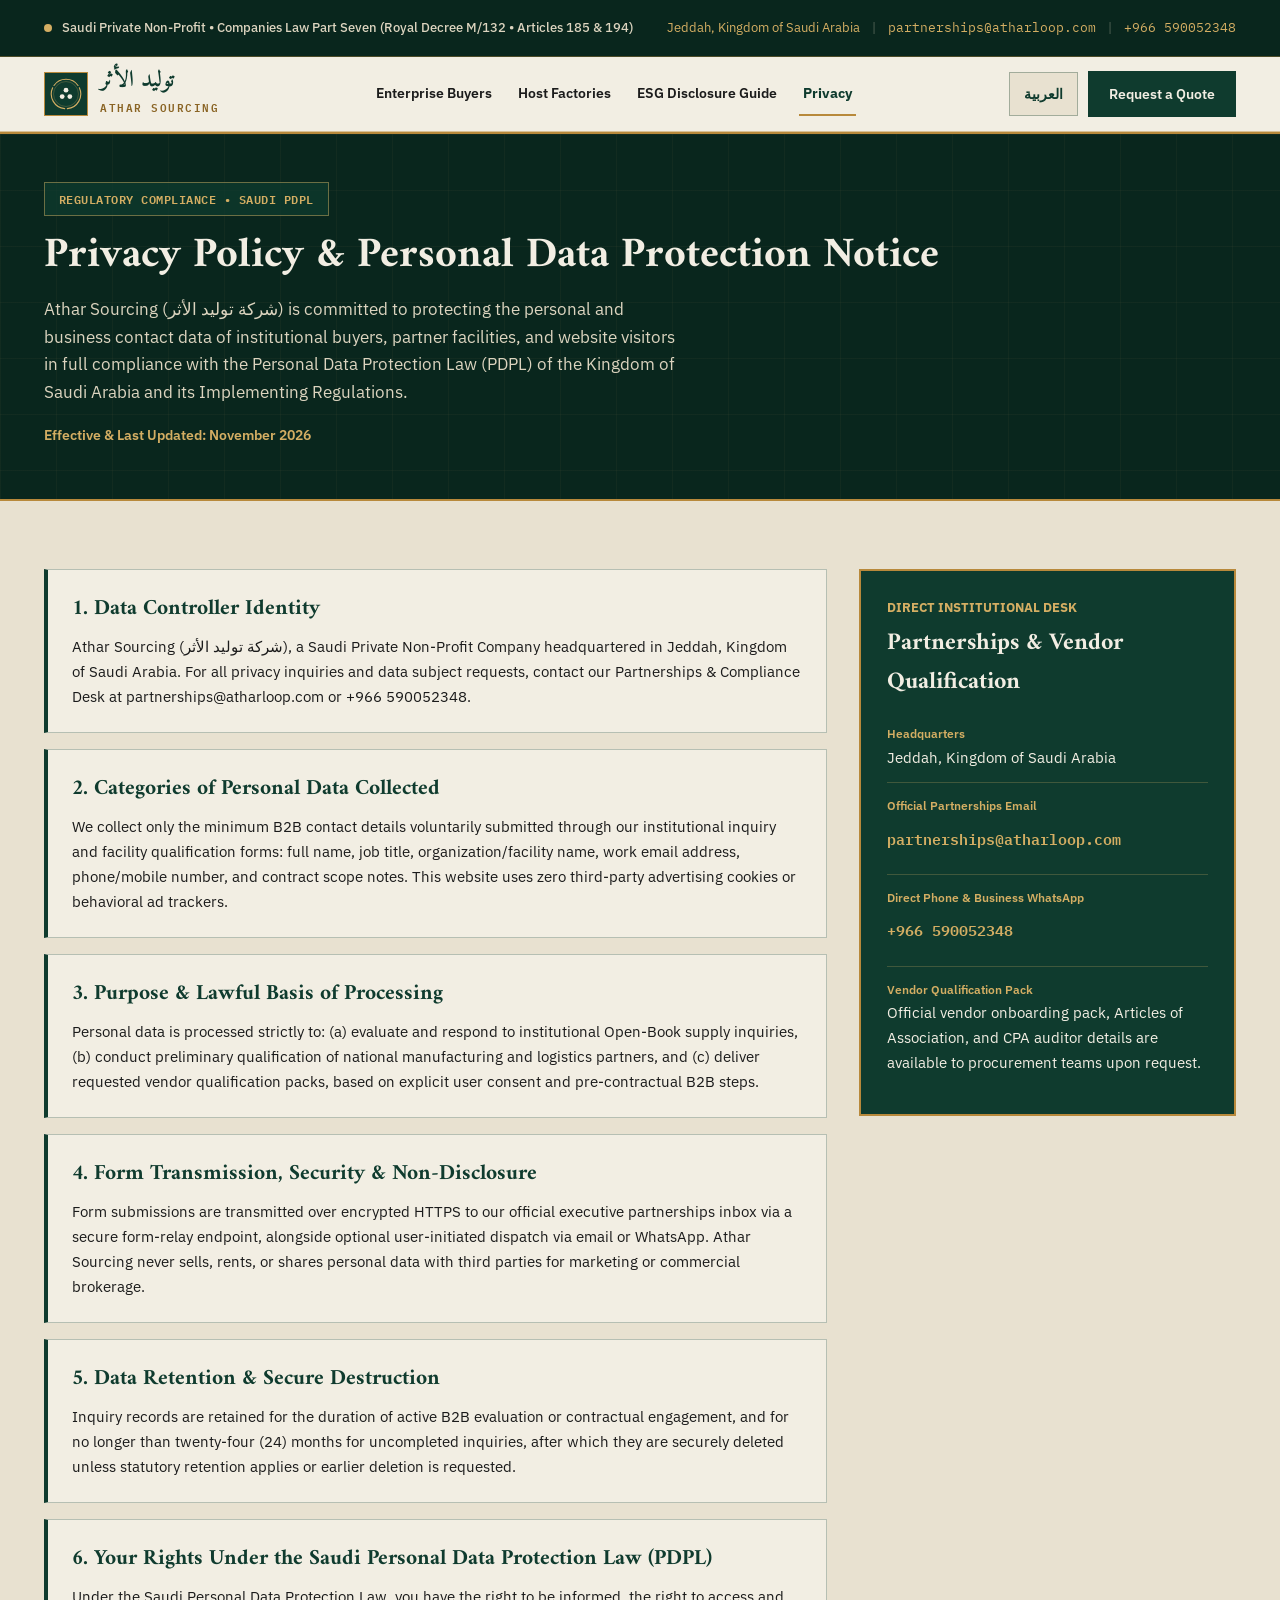
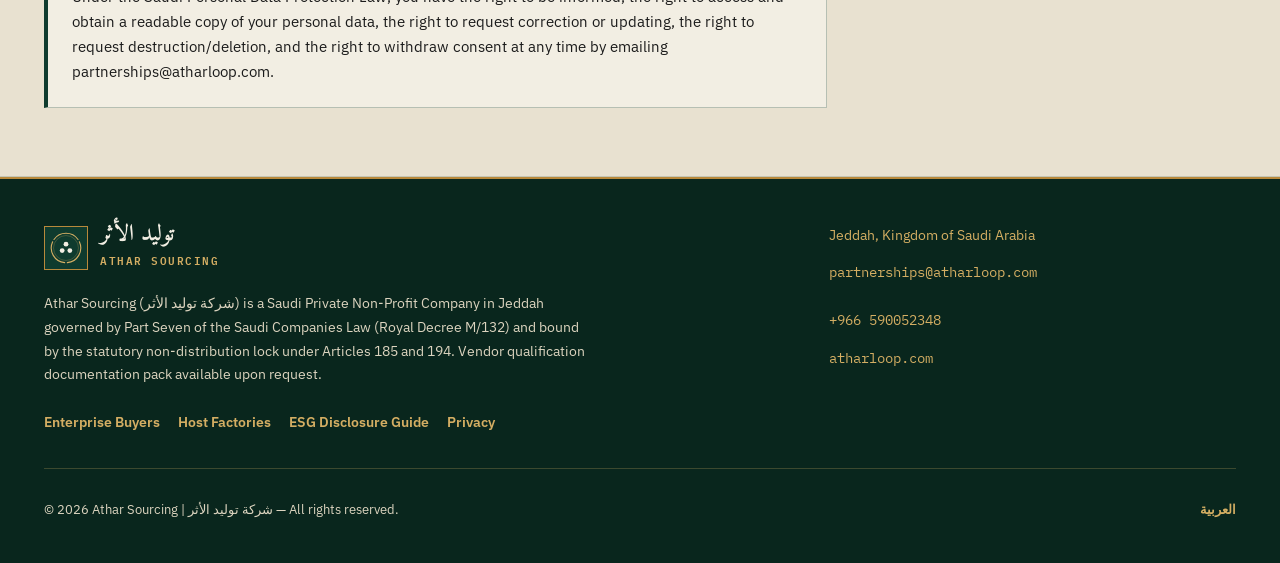
<file: en/privacy/index.html>
<!DOCTYPE html>
<html lang="en" dir="ltr">
<head>
<meta charset="UTF-8">
<meta name="viewport" content="width=device-width, initial-scale=1.0">
<title>Privacy Policy (Saudi PDPL) | Athar Sourcing — شركة توليد الأثر</title>
<meta name="description" content="Personal Data Protection Notice of Athar Sourcing in accordance with the Personal Data Protection Law (PDPL) of the Kingdom of Saudi Arabia.">
<link rel="canonical" href="https://atharloop.com/en/privacy/">
<link rel="alternate" hreflang="ar" href="https://atharloop.com/privacy/">
<link rel="alternate" hreflang="en" href="https://atharloop.com/en/privacy/">
<link rel="alternate" hreflang="x-default" href="https://atharloop.com/privacy/">
<meta property="og:type" content="website">
<meta property="og:site_name" content="شركة توليد الأثر | Athar Sourcing">
<meta property="og:title" content="Privacy Policy (Saudi PDPL) | Athar Sourcing — شركة توليد الأثر">
<meta property="og:description" content="Personal Data Protection Notice of Athar Sourcing in accordance with the Personal Data Protection Law (PDPL) of the Kingdom of Saudi Arabia.">
<meta property="og:url" content="https://atharloop.com/en/privacy/">
<meta property="og:image" content="https://atharloop.com/assets/og-en.png">
<meta property="og:image:width" content="1200">
<meta property="og:image:height" content="630">
<meta name="twitter:card" content="summary_large_image">
<meta name="twitter:title" content="Privacy Policy (Saudi PDPL) | Athar Sourcing — شركة توليد الأثر">
<meta name="twitter:description" content="Personal Data Protection Notice of Athar Sourcing in accordance with the Personal Data Protection Law (PDPL) of the Kingdom of Saudi Arabia.">
<meta name="twitter:image" content="https://atharloop.com/assets/og-en.png">
<meta name="theme-color" content="#0F3B2E">
<link rel="icon" type="image/svg+xml" href="../../assets/favicon.svg">
<link rel="preconnect" href="https://fonts.googleapis.com">
<link rel="preconnect" href="https://fonts.gstatic.com" crossorigin>
<link href="https://fonts.googleapis.com/css2?family=Amiri:wght@700&family=IBM+Plex+Mono:wght@500;600&family=IBM+Plex+Sans+Arabic:wght@400;500;600;700&family=IBM+Plex+Sans:wght@400;500;600;700&display=swap" rel="stylesheet">
<link rel="stylesheet" href="../../assets/landing.css">
<script type="application/ld+json">{"@context": "https://schema.org", "@type": "NGO", "name": "شركة توليد الأثر | Athar Sourcing", "alternateName": "Athar Sourcing", "url": "https://atharloop.com/", "logo": "https://atharloop.com/assets/favicon.svg", "image": "https://atharloop.com/assets/og-en.png", "email": "partnerships@atharloop.com", "telephone": "+966 590052348", "nonprofitStatus": "Saudi Private Non-Profit Company (Companies Law Part Seven, Royal Decree M/132, Articles 185 & 194)", "address": {"@type": "PostalAddress", "addressLocality": "Jeddah", "addressCountry": "SA"}, "department": [{"@type": "Organization", "name": "أثر للتغليف | Athar Pack"}, {"@type": "Organization", "name": "أثر للغذاء | Athar Catering"}, {"@type": "Organization", "name": "أثر للحلول اللوجستية | Athar Logistics"}, {"@type": "Organization", "name": "أثر للدراسات | Athar Studies"}, {"@type": "Organization", "name": "أثر للابتكار المسؤول | Athar Responsible Innovation"}]}</script>
</head>
<body>
<a class="skip-link" href="#top">Skip directly to main content</a>
<div class="top-strip">
  <div class="container top-strip-inner">
    <div class="strip-status">
      <span class="status-dot" aria-hidden="true"></span>
      <span>Saudi Private Non-Profit • Companies Law Part Seven (Royal Decree M/132 • Articles 185 &amp; 194)</span>
    </div>
    <div class="strip-meta">
      <span>Jeddah, Kingdom of Saudi Arabia</span>
      <span class="strip-sep" aria-hidden="true">|</span>
      <a class="num-ltr" href="mailto:partnerships@atharloop.com">partnerships@atharloop.com</a>
      <span class="strip-sep" aria-hidden="true">|</span>
      <a class="num-ltr" href="https://wa.me/966590052348" target="_blank" rel="noopener">+966 590052348</a>
    </div>
  </div>
</div>
<header class="site-header">
  <div class="container header-inner">
    <a class="brand-lockup" href="../index.html" aria-label="توليد الأثر — ATHAR SOURCING">
      <div class="brand-seal-box"><svg class="seal-svg" viewBox="0 0 200 200" aria-hidden="true" focusable="false"><path d="M 24.83 46.97 A 92 92 0 0 1 175.17 46.97 M 183.51 61.41 A 92 92 0 0 1 108.34 191.62 M 91.66 191.62 A 92 92 0 0 1 16.49 61.41" fill="none" stroke="#D4AE63" stroke-width="7" stroke-linecap="round"/><circle cx="100" cy="100" r="78" fill="none" stroke="#D4AE63" stroke-width="1.6"/><g fill="#F2EEE3"><circle cx="100" cy="76" r="15"/><circle cx="76" cy="116" r="15"/><circle cx="124" cy="116" r="15"/></g></svg></div>
      <div>
        <div class="brand-text-ar">توليد الأثر</div>
        <div class="brand-text-en num-ltr">ATHAR SOURCING</div>
      </div>
    </a>
    <nav class="primary-nav" aria-label="Primary">
      <a class="nav-link" href="../index.html">Enterprise Buyers</a><a class="nav-link" href="../partners/index.html">Host Factories</a><a class="nav-link" href="../esg/index.html">ESG Disclosure Guide</a><a class="nav-link is-current" aria-current="page" href="index.html">Privacy</a>
    </nav>
    <div class="header-actions">
      <a class="lang-switch" href="../../privacy/index.html">العربية</a>
      <a class="btn-primary header-cta-desktop" href="../index.html#start">Request a Quote</a>
      <button id="menuToggle" class="menu-toggle" type="button" aria-expanded="false" aria-controls="mobileDrawer" aria-label="Toggle navigation menu">
        <span class="menu-bar"></span>
        <span class="menu-bar"></span>
      </button>
    </div>
  </div>
  <div id="mobileDrawer" class="mobile-drawer">
    <div class="mobile-drawer-inner">
      <nav class="mobile-nav-list" aria-label="Mobile">
        <a href="../index.html">Enterprise Buyers</a><a href="../partners/index.html">Host Factories</a><a href="../esg/index.html">ESG Disclosure Guide</a><a aria-current="page" href="index.html">Privacy</a>
        <a href="../index.html#start">Request a Quote</a>
      </nav>
    </div>
  </div>
</header>
<main id="top">
<section class="hero-band hero-band-compact">
  <div class="container">
    <div class="eyebrow-badge">REGULATORY COMPLIANCE • SAUDI PDPL</div>
    <h1 class="hero-title">Privacy Policy &amp; Personal Data Protection Notice</h1>
    <p class="hero-lead">Athar Sourcing (شركة توليد الأثر) is committed to protecting the personal and business contact data of institutional buyers, partner facilities, and website visitors in full compliance with the Personal Data Protection Law (PDPL) of the Kingdom of Saudi Arabia and its Implementing Regulations.</p>
    <div style="font-size:0.86rem;color:#D4AE63;font-weight:600">Effective &amp; Last Updated: November 2026</div>
  </div>
</section>
<section class="section-band band-sand">
  <div class="container privacy-grid">
    <div class="privacy-stack">
      <article class="privacy-clause"><h2>1. Data Controller Identity</h2><p>Athar Sourcing (شركة توليد الأثر), a Saudi Private Non-Profit Company headquartered in Jeddah, Kingdom of Saudi Arabia. For all privacy inquiries and data subject requests, contact our Partnerships &amp; Compliance Desk at partnerships@atharloop.com or +966 590052348.</p></article><article class="privacy-clause"><h2>2. Categories of Personal Data Collected</h2><p>We collect only the minimum B2B contact details voluntarily submitted through our institutional inquiry and facility qualification forms: full name, job title, organization/facility name, work email address, phone/mobile number, and contract scope notes. This website uses zero third-party advertising cookies or behavioral ad trackers.</p></article><article class="privacy-clause"><h2>3. Purpose &amp; Lawful Basis of Processing</h2><p>Personal data is processed strictly to: (a) evaluate and respond to institutional Open-Book supply inquiries, (b) conduct preliminary qualification of national manufacturing and logistics partners, and (c) deliver requested vendor qualification packs, based on explicit user consent and pre-contractual B2B steps.</p></article><article class="privacy-clause"><h2>4. Form Transmission, Security &amp; Non-Disclosure</h2><p>Form submissions are transmitted over encrypted HTTPS to our official executive partnerships inbox via a secure form-relay endpoint, alongside optional user-initiated dispatch via email or WhatsApp. Athar Sourcing never sells, rents, or shares personal data with third parties for marketing or commercial brokerage.</p></article><article class="privacy-clause"><h2>5. Data Retention &amp; Secure Destruction</h2><p>Inquiry records are retained for the duration of active B2B evaluation or contractual engagement, and for no longer than twenty-four (24) months for uncompleted inquiries, after which they are securely deleted unless statutory retention applies or earlier deletion is requested.</p></article><article class="privacy-clause"><h2>6. Your Rights Under the Saudi Personal Data Protection Law (PDPL)</h2><p>Under the Saudi Personal Data Protection Law, you have the right to be informed, the right to access and obtain a readable copy of your personal data, the right to request correction or updating, the right to request destruction/deletion, and the right to withdraw consent at any time by emailing partnerships@atharloop.com.</p></article>
    </div>
    <aside class="direct-desk-card">
  <div class="qa-kicker">DIRECT INSTITUTIONAL DESK</div>
  <h3 class="qa-title">Partnerships &amp; Vendor Qualification</h3>
  <div class="desk-item">
    <div class="desk-lbl">Headquarters</div>
    <div class="desk-val">Jeddah, Kingdom of Saudi Arabia</div>
  </div>
  <div class="desk-item">
    <div class="desk-lbl">Official Partnerships Email</div>
    <div class="desk-val"><a class="num-ltr" href="mailto:partnerships@atharloop.com">partnerships@atharloop.com</a></div>
  </div>
  <div class="desk-item">
    <div class="desk-lbl">Direct Phone &amp; Business WhatsApp</div>
    <div class="desk-val"><a class="num-ltr" href="https://wa.me/966590052348" target="_blank" rel="noopener">+966 590052348</a></div>
  </div>
  <div class="desk-item">
    <div class="desk-lbl">Vendor Qualification Pack</div>
    <div class="desk-val">Official vendor onboarding pack, Articles of Association, and CPA auditor details are available to procurement teams upon request.</div>
  </div>
</aside>
  </div>
</section>
<footer class="site-footer">
  <div class="container">
    <div class="footer-grid">
      <div>
        <div class="brand-lockup">
          <div class="brand-seal-box"><svg class="seal-svg" viewBox="0 0 200 200" aria-hidden="true" focusable="false"><path d="M 24.83 46.97 A 92 92 0 0 1 175.17 46.97 M 183.51 61.41 A 92 92 0 0 1 108.34 191.62 M 91.66 191.62 A 92 92 0 0 1 16.49 61.41" fill="none" stroke="#D4AE63" stroke-width="7" stroke-linecap="round"/><circle cx="100" cy="100" r="78" fill="none" stroke="#D4AE63" stroke-width="1.6"/><g fill="#F2EEE3"><circle cx="100" cy="76" r="15"/><circle cx="76" cy="116" r="15"/><circle cx="124" cy="116" r="15"/></g></svg></div>
          <div>
            <div class="brand-text-ar" style="color:#F2EEE3">توليد الأثر</div>
            <div class="brand-text-en num-ltr" style="color:#D4AE63">ATHAR SOURCING</div>
          </div>
        </div>
        <p style="margin-top:14px;max-width:68ch;font-size:0.9rem">Athar Sourcing (شركة توليد الأثر) is a Saudi Private Non-Profit Company in Jeddah governed by Part Seven of the Saudi Companies Law (Royal Decree M/132) and bound by the statutory non-distribution lock under Articles 185 and 194. Vendor qualification documentation pack available upon request.</p>
        <nav class="footer-nav" aria-label="Footer">
          <a href="../index.html">Enterprise Buyers</a>
          <a href="../partners/index.html">Host Factories</a>
          <a href="../esg/index.html">ESG Disclosure Guide</a>
          <a href="index.html">Privacy</a>
        </nav>
      </div>
      <div class="footer-contacts">
        <div>Jeddah, Kingdom of Saudi Arabia</div>
        <a class="num-ltr" href="mailto:partnerships@atharloop.com">partnerships@atharloop.com</a>
        <a class="num-ltr" href="https://wa.me/966590052348" target="_blank" rel="noopener">+966 590052348</a>
        <span class="num-ltr">atharloop.com</span>
      </div>
    </div>
    <div class="footer-bottom">
      <span>© 2026 Athar Sourcing | شركة توليد الأثر — All rights reserved.</span>
      <a href="../../privacy/index.html">العربية</a>
    </div>
  </div>
</footer>
</main>
<script src="../../assets/landing.js" defer></script>
</body>
</html>
</file>
<file: assets/landing.css>
/* Athar Sourcing — Canonical 'Waqf Deed' Design System (v2 Multi-Page) */
:root {
  --trustee-green: #0F3B2E;
  --deep-green: #09261D;
  --soft-green: #164A3A;
  --deed-paper: #F2EEE3;
  --deed-sand: #E8E1D0;
  --waqf-brass: #B8893B;   /* Structural 2px borders & hairline dividers ONLY */
  --deep-brass: #8A6424;   /* Accessible brass text on Deed Paper (4.61:1 AA) */
  --light-brass: #D4AE63;  /* Accessible brass text on Trustee Green (5.95:1+ AA) */
  --deed-ink: #1B1B1B;
  --muted-ink: #5B5547;
  --on-green-muted: #DCD4BF;
  --seal-red: #A33A2A;

  --font-display: 'Amiri', Georgia, serif;
  --font-ar: 'IBM Plex Sans Arabic', Tahoma, sans-serif;
  --font-en: 'IBM Plex Sans', -apple-system, BlinkMacSystemFont, sans-serif;
  --font-mono: 'IBM Plex Mono', ui-monospace, SFMono-Regular, Menlo, monospace;

  --ease-out: cubic-bezier(0.23, 1, 0.32, 1);
  --ease-drawer: cubic-bezier(0.32, 0.72, 0, 1);
}

*, *::before, *::after {
  box-sizing: border-box;
  border-radius: 0px;
  box-shadow: none;
}

html {
  scroll-behavior: smooth;
  background-color: var(--deed-paper);
  color: var(--deed-ink);
  overflow-x: clip;
  -webkit-text-size-adjust: 100%;
}

body {
  margin: 0;
  background-color: var(--deed-paper);
  color: var(--deed-ink);
  font-family: var(--font-ar);
  font-size: 1rem;
  line-height: 1.72;
  overflow-x: clip;
  -webkit-font-smoothing: antialiased;
}

[dir="ltr"] body {
  font-family: var(--font-en);
  line-height: 1.65;
}

::selection {
  background-color: var(--trustee-green);
  color: var(--deed-paper);
}

img, svg {
  display: block;
  max-width: 100%;
}

a {
  color: inherit;
  text-decoration: none;
}

button, input, select, textarea {
  font: inherit;
  color: inherit;
  border-radius: 0px;
  box-shadow: none;
}

button {
  cursor: pointer;
  background: none;
  border: 0;
}

:focus-visible {
  outline: 2px solid var(--deep-brass);
  outline-offset: 2px;
}

.band-dark :focus-visible,
.hero-band :focus-visible,
.top-strip :focus-visible,
.site-footer :focus-visible {
  outline-color: var(--light-brass);
}

.skip-link {
  position: absolute;
  inset-block-start: -120px;
  inset-inline-start: 16px;
  z-index: 200;
  min-height: 44px;
  padding: 10px 18px;
  background-color: var(--deep-green);
  color: var(--light-brass);
  border: 2px solid var(--waqf-brass);
  font-weight: 600;
  transition: inset-block-start 160ms var(--ease-out);
}

.skip-link:focus {
  inset-block-start: 12px;
}

.container {
  width: 100%;
  max-width: 1240px;
  margin-inline: auto;
  padding-inline: 24px;
}

.num-ltr {
  font-family: var(--font-mono);
  font-variant-numeric: tabular-nums;
  direction: ltr;
  unicode-bidi: isolate;
  display: inline-block;
  max-width: 100%;
  overflow-wrap: anywhere;
}

/* Sovereign Top Strip (Desktop Only — hidden on mobile to keep CTA above fold) */
.top-strip {
  background-color: var(--deep-green);
  color: var(--on-green-muted);
  border-bottom: 1px solid rgba(184, 137, 59, 0.38);
  font-size: 0.8125rem;
}

.top-strip-inner {
  display: flex;
  flex-wrap: wrap;
  align-items: center;
  justify-content: space-between;
  gap: 8px 20px;
  padding-block: 6px;
}

.strip-status {
  display: inline-flex;
  align-items: center;
  gap: 10px;
  font-weight: 500;
}

.status-dot {
  width: 8px;
  height: 8px;
  border-radius: 50%;
  background-color: var(--light-brass);
  flex-shrink: 0;
}

.strip-meta {
  display: inline-flex;
  flex-wrap: wrap;
  align-items: center;
  gap: 12px;
  color: var(--light-brass);
  font-size: 0.8rem;
}

.strip-meta a {
  display: inline-flex;
  align-items: center;
  min-height: 44px;
}

.strip-sep {
  color: rgba(220, 212, 191, 0.35);
}

/* Sticky Multi-Page Navigation */
.site-header {
  position: sticky;
  top: 0;
  z-index: 90;
  background-color: rgba(242, 238, 227, 0.96);
  backdrop-filter: blur(8px);
  border-bottom: 2px solid var(--waqf-brass);
}

.header-inner {
  display: flex;
  align-items: center;
  justify-content: space-between;
  gap: 16px;
  min-height: 74px;
}

.brand-lockup {
  display: inline-flex;
  align-items: center;
  gap: 12px;
  min-height: 48px;
  flex-shrink: 0;
}

.brand-seal-box {
  width: 44px;
  height: 44px;
  background-color: var(--trustee-green);
  border: 1px solid var(--waqf-brass);
  padding: 5px;
  flex-shrink: 0;
}

.brand-text-ar {
  font-family: var(--font-display);
  font-size: 1.42rem;
  font-weight: 700;
  line-height: 1.05;
  color: var(--trustee-green);
}

.brand-text-en {
  font-family: var(--font-mono);
  font-size: 0.68rem;
  font-weight: 600;
  letter-spacing: 0.14em;
  color: var(--deep-brass);
  margin-top: 3px;
}

.primary-nav {
  display: flex;
  align-items: center;
  gap: 18px;
}

.nav-link {
  display: inline-flex;
  align-items: center;
  min-height: 44px;
  font-size: 0.9rem;
  font-weight: 600;
  color: var(--deed-ink);
  padding-inline: 4px;
  border-bottom: 2px solid transparent;
  transition: color 160ms var(--ease-out), border-color 160ms var(--ease-out);
}

.nav-link.is-current {
  color: var(--trustee-green);
  border-bottom-color: var(--waqf-brass);
  font-weight: 700;
}

.header-actions {
  display: inline-flex;
  align-items: center;
  gap: 10px;
}

.lang-switch {
  display: inline-flex;
  align-items: center;
  justify-content: center;
  min-height: 44px;
  padding-inline: 14px;
  border: 1px solid rgba(15, 59, 46, 0.32);
  background-color: var(--deed-sand);
  color: var(--trustee-green);
  font-size: 0.85rem;
  font-weight: 600;
  transition: background-color 160ms var(--ease-out), color 160ms var(--ease-out), transform 140ms var(--ease-out);
}

.btn-primary,
.btn-brass,
.btn-outline-light,
.btn-outline-dark {
  display: inline-flex;
  align-items: center;
  justify-content: center;
  gap: 10px;
  min-height: 46px;
  padding: 10px 20px;
  font-size: 0.9rem;
  font-weight: 600;
  transition: background-color 170ms var(--ease-out), color 170ms var(--ease-out), border-color 170ms var(--ease-out), transform 140ms var(--ease-out);
}

.btn-primary {
  background-color: var(--trustee-green);
  color: var(--deed-paper);
  border: 1px solid var(--trustee-green);
}

.btn-brass {
  background-color: var(--light-brass);
  color: var(--deep-green);
  border: 1px solid var(--light-brass);
  font-weight: 700;
}

.btn-outline-light {
  background-color: transparent;
  color: var(--deed-paper);
  border: 1px solid rgba(212, 174, 99, 0.58);
}

.btn-outline-dark {
  background-color: transparent;
  color: var(--trustee-green);
  border: 1px solid var(--trustee-green);
}

.btn-primary:active,
.btn-brass:active,
.btn-outline-light:active,
.btn-outline-dark:active,
.lang-switch:active,
.filter-tab:active {
  transform: scale(0.97);
}

.menu-toggle {
  display: none;
  width: 44px;
  height: 44px;
  border: 1px solid rgba(15, 59, 46, 0.35);
  background-color: var(--deed-sand);
  color: var(--trustee-green);
  align-items: center;
  justify-content: center;
  flex-direction: column;
  gap: 5px;
}

.menu-bar {
  width: 20px;
  height: 2px;
  background-color: var(--trustee-green);
  display: block;
}

.mobile-drawer {
  display: grid;
  grid-template-rows: 0fr;
  background-color: var(--deed-paper);
  border-top: 1px solid rgba(184, 137, 59, 0.45);
  transition: grid-template-rows 220ms var(--ease-drawer);
}

.mobile-drawer.is-open {
  grid-template-rows: 1fr;
}

.mobile-drawer-inner {
  overflow: hidden;
}

.mobile-nav-list {
  display: flex;
  flex-direction: column;
  padding: 10px 24px 18px;
}

.mobile-nav-list a {
  display: flex;
  align-items: center;
  min-height: 46px;
  padding-block: 10px;
  border-bottom: 1px solid rgba(15, 59, 46, 0.12);
  font-weight: 600;
}

/* Hero Sovereign Band */
.hero-band {
  position: relative;
  background-color: var(--deep-green);
  color: var(--deed-paper);
  border-bottom: 2px solid var(--waqf-brass);
  padding-block: 44px 0;
  background-image:
    linear-gradient(rgba(212, 174, 99, 0.045) 1px, transparent 1px),
    linear-gradient(90deg, rgba(212, 174, 99, 0.045) 1px, transparent 1px);
  background-size: 56px 56px;
}

.hero-band-compact {
  padding-block: 48px 52px;
}

.hero-grid {
  display: grid;
  grid-template-columns: minmax(0, 1.16fr) minmax(0, 0.84fr);
  gap: 40px;
  align-items: start;
  padding-bottom: 44px;
}

.eyebrow-badge {
  display: inline-flex;
  align-items: center;
  gap: 10px;
  padding: 6px 14px;
  border: 1px solid rgba(212, 174, 99, 0.48);
  background-color: rgba(15, 59, 46, 0.72);
  color: var(--light-brass);
  font-family: var(--font-mono);
  font-size: 0.76rem;
  font-weight: 600;
  letter-spacing: 0.04em;
  margin-bottom: 16px;
}

[dir="rtl"] .eyebrow-badge {
  font-family: var(--font-ar);
  letter-spacing: 0;
  font-size: 0.82rem;
}

.hero-title {
  font-family: var(--font-display);
  font-size: clamp(1.95rem, 3.3vw, 3.05rem);
  font-weight: 700;
  line-height: 1.22;
  margin: 0 0 16px;
  color: var(--deed-paper);
}

[dir="ltr"] .hero-title {
  line-height: 1.14;
}

.hero-lead {
  font-size: 1.04rem;
  color: var(--on-green-muted);
  margin: 0 0 18px;
  max-width: 64ch;
}

.open-book-box {
  background-color: rgba(15, 59, 46, 0.78);
  border: 1px solid rgba(212, 174, 99, 0.42);
  border-inline-start: 3px solid var(--light-brass);
  padding: 14px 18px;
  margin-bottom: 22px;
  max-width: 64ch;
}

.open-book-title {
  font-size: 0.88rem;
  font-weight: 700;
  color: var(--light-brass);
  margin-bottom: 4px;
}

.open-book-def {
  font-size: 0.9rem;
  color: var(--deed-paper);
  margin: 0;
  line-height: 1.62;
}

.hero-bullets {
  list-style: none;
  padding: 0;
  margin: 0 0 24px;
  display: grid;
  gap: 10px;
}

.hero-bullets li {
  position: relative;
  padding-inline-start: 22px;
  font-size: 0.94rem;
  color: var(--deed-paper);
}

.hero-bullets li::before {
  content: "";
  position: absolute;
  inset-inline-start: 0;
  top: 0.62em;
  width: 9px;
  height: 9px;
  background-color: var(--light-brass);
}

.hero-cta-row {
  display: flex;
  flex-wrap: wrap;
  gap: 12px;
}

.hero-sublink-row {
  margin-top: 14px;
  display: flex;
  flex-wrap: wrap;
  align-items: center;
  gap: 8px;
  font-size: 0.86rem;
  color: var(--on-green-muted);
}

.hero-sublink {
  display: inline-flex;
  align-items: center;
  min-height: 44px;
  color: var(--light-brass);
  font-weight: 700;
  border-bottom: 1px solid rgba(212, 174, 99, 0.5);
}

/* Sovereign Deed Specimen Card */
.deed-specimen {
  background-color: var(--trustee-green);
  border: 2px solid var(--waqf-brass);
  padding: 24px;
  position: relative;
}

.deed-specimen-head {
  display: flex;
  align-items: center;
  justify-content: space-between;
  gap: 16px;
  padding-bottom: 16px;
  border-bottom: 1px solid rgba(184, 137, 59, 0.45);
}

.deed-specimen-seal {
  width: 60px;
  height: 60px;
  flex-shrink: 0;
}

.deed-code {
  font-size: 0.76rem;
  font-weight: 600;
  color: var(--light-brass);
}

.deed-title {
  font-family: var(--font-display);
  font-size: 1.42rem;
  font-weight: 700;
  margin: 4px 0 2px;
  color: var(--deed-paper);
}

.deed-sub {
  font-size: 0.82rem;
  color: var(--on-green-muted);
  margin: 0;
}

.deed-texture-strip {
  margin-block: 14px;
  height: 58px;
  border: 1px solid rgba(184, 137, 59, 0.4);
  overflow: hidden;
}

.deed-texture-strip img {
  width: 100%;
  height: 100%;
  object-fit: cover;
}

.deed-rows {
  display: grid;
  gap: 8px;
}

.deed-row {
  display: flex;
  align-items: baseline;
  justify-content: space-between;
  gap: 12px;
  padding: 8px 12px;
  background-color: rgba(9, 38, 29, 0.65);
  border-inline-start: 2px solid var(--waqf-brass);
  font-size: 0.85rem;
}

.deed-row-highlight {
  background-color: rgba(212, 174, 99, 0.14);
  border-inline-start-color: var(--light-brass);
}

.deed-row-main {
  display: inline-flex;
  align-items: baseline;
  gap: 10px;
}

.deed-row-idx {
  font-family: var(--font-mono);
  color: var(--light-brass);
  font-size: 0.78rem;
  flex-shrink: 0;
}

.deed-row-meta {
  font-size: 0.78rem;
  color: var(--light-brass);
  text-align: end;
}

.deed-total {
  margin-top: 12px;
  padding-top: 12px;
  border-top: 2px solid var(--waqf-brass);
  display: flex;
  flex-wrap: wrap;
  align-items: baseline;
  justify-content: space-between;
  gap: 8px;
  font-size: 0.9rem;
}

.deed-total-val {
  font-weight: 700;
  color: var(--light-brass);
}

.deed-stamp {
  margin-top: 12px;
  padding: 8px 12px;
  border: 1px solid rgba(212, 174, 99, 0.35);
  font-size: 0.78rem;
  color: var(--on-green-muted);
  text-align: center;
}

/* KPI Strip */
.kpi-strip {
  background-color: rgba(9, 38, 29, 0.92);
  border-top: 1px solid rgba(184, 137, 59, 0.45);
}

.kpi-grid {
  display: grid;
  grid-template-columns: repeat(4, minmax(0, 1fr));
}

.kpi-cell {
  padding: 20px 18px;
  border-inline-end: 1px solid rgba(184, 137, 59, 0.28);
}

.kpi-cell:last-child {
  border-inline-end: 0;
}

.kpi-num {
  font-family: var(--font-mono);
  font-variant-numeric: tabular-nums;
  font-size: 1.7rem;
  font-weight: 600;
  color: var(--light-brass);
  line-height: 1.15;
}

.kpi-label {
  font-size: 0.9rem;
  font-weight: 700;
  color: var(--deed-paper);
  margin-top: 4px;
}

.kpi-sub {
  font-size: 0.79rem;
  color: var(--on-green-muted);
  margin-top: 2px;
}

/* Trust & Assurance Band */
.trust-band {
  background-color: var(--deed-sand);
  border-bottom: 2px solid var(--waqf-brass);
  padding-block: 32px;
}

.trust-grid {
  display: grid;
  grid-template-columns: repeat(3, minmax(0, 1fr));
  gap: 18px;
}

.trust-card {
  background-color: var(--deed-paper);
  border: 1px solid rgba(15, 59, 46, 0.24);
  border-inline-start: 3px solid var(--trustee-green);
  padding: 16px 18px;
}

.trust-card-title {
  font-size: 0.95rem;
  font-weight: 700;
  color: var(--trustee-green);
  margin: 0 0 4px;
}

.trust-card-desc {
  font-size: 0.86rem;
  color: var(--muted-ink);
  margin: 0;
}

/* Standard Sections */
.section-band {
  padding-block: 68px;
  border-bottom: 1px solid rgba(15, 59, 46, 0.16);
}

.band-sand {
  background-color: var(--deed-sand);
}

.band-dark {
  background-color: var(--trustee-green);
  color: var(--deed-paper);
  border-bottom: 2px solid var(--waqf-brass);
}

.section-header {
  max-width: 820px;
  margin-bottom: 36px;
}

.chapter-meta {
  display: inline-flex;
  flex-wrap: wrap;
  align-items: center;
  gap: 10px;
  font-size: 0.82rem;
  font-weight: 700;
  color: var(--deep-brass);
  margin-bottom: 8px;
}

.band-dark .chapter-meta {
  color: var(--light-brass);
}

.chapter-rule {
  width: 32px;
  height: 2px;
  background-color: var(--waqf-brass);
  display: inline-block;
}

.section-title {
  font-family: var(--font-display);
  font-size: clamp(1.75rem, 2.7vw, 2.45rem);
  font-weight: 700;
  line-height: 1.24;
  color: var(--trustee-green);
  margin: 0 0 12px;
}

.band-dark .section-title {
  color: var(--deed-paper);
}

.section-intro {
  font-size: 1rem;
  color: var(--muted-ink);
  margin: 0;
}

.band-dark .section-intro {
  color: var(--on-green-muted);
}

/* Home How It Works + Cost Benchmark */
.how-layout {
  display: grid;
  grid-template-columns: minmax(0, 1fr) minmax(0, 1fr);
  gap: 32px;
  align-items: start;
}

.steps-stack {
  display: grid;
  gap: 14px;
}

.step-card {
  background-color: var(--deed-sand);
  border: 1px solid rgba(15, 59, 46, 0.24);
  border-inline-start: 4px solid var(--trustee-green);
  padding: 20px 22px;
}

.step-num {
  font-family: var(--font-mono);
  font-size: 0.82rem;
  font-weight: 600;
  color: var(--deep-brass);
}

.step-title {
  font-size: 1.06rem;
  font-weight: 700;
  color: var(--trustee-green);
  margin: 4px 0 6px;
}

.step-desc {
  font-size: 0.9rem;
  color: var(--deed-ink);
  margin: 0;
}

.bench-card {
  background-color: var(--deed-sand);
  border: 2px solid var(--waqf-brass);
  padding: 24px;
}

.bench-title {
  font-size: 1.04rem;
  font-weight: 700;
  color: var(--trustee-green);
  margin: 0 0 6px;
}

.bench-note {
  font-size: 0.86rem;
  color: var(--muted-ink);
  margin: 0 0 20px;
}

.bench-list {
  display: grid;
  gap: 16px;
}

.bench-item-head {
  display: flex;
  justify-content: space-between;
  gap: 12px;
  font-size: 0.88rem;
  font-weight: 700;
  margin-bottom: 6px;
}

.bench-track {
  height: 18px;
  background-color: rgba(15, 59, 46, 0.12);
  border: 1px solid rgba(15, 59, 46, 0.24);
  overflow: hidden;
}

.bench-bar-fill {
  height: 100%;
  width: 100%;
  transform: scaleX(var(--ratio, 0.74));
  transform-origin: right center;
  transition: transform 420ms var(--ease-out);
}

[dir="ltr"] .bench-bar-fill {
  transform-origin: left center;
}

.bench-bar-inflated {
  background-color: var(--seal-red);
}

.bench-bar-opaque {
  background-color: var(--muted-ink);
}

.bench-bar-athar {
  background: linear-gradient(90deg, var(--deep-brass) 0%, var(--deep-brass) 12%, var(--trustee-green) 12%, var(--trustee-green) 100%);
}

.bench-caption {
  font-size: 0.8rem;
  color: var(--muted-ink);
  margin: 5px 0 0;
}

.bench-method-note {
  margin-top: 18px;
  padding-top: 12px;
  border-top: 1px solid rgba(184, 137, 59, 0.45);
  font-size: 0.78rem;
  color: var(--muted-ink);
  line-height: 1.6;
}

/* Accordions & 6-Stage QA (Partners & ESG FAQ) */
.model-grid {
  display: grid;
  grid-template-columns: minmax(0, 1fr) minmax(0, 1fr);
  gap: 32px;
  align-items: start;
}

.accordion-stack {
  display: grid;
  gap: 12px;
}

.accordion-card {
  background-color: var(--deed-paper);
  border: 1px solid rgba(15, 59, 46, 0.28);
}

.accordion-card.is-open {
  border: 2px solid var(--trustee-green);
}

.accordion-trigger {
  width: 100%;
  min-height: 54px;
  display: flex;
  align-items: center;
  justify-content: space-between;
  gap: 14px;
  padding: 16px 20px;
  text-align: start;
}

.acc-num {
  font-size: 0.82rem;
  font-weight: 700;
  color: var(--deep-brass);
}

.acc-title {
  font-size: 1.02rem;
  font-weight: 700;
  color: var(--trustee-green);
  margin-top: 2px;
}

.acc-summary {
  font-size: 0.86rem;
  color: var(--muted-ink);
  margin-top: 4px;
}

.acc-icon {
  width: 32px;
  height: 32px;
  border: 1px solid var(--trustee-green);
  display: inline-flex;
  align-items: center;
  justify-content: center;
  font-family: var(--font-mono);
  font-weight: 600;
  color: var(--trustee-green);
  flex-shrink: 0;
  transition: transform 200ms var(--ease-out), background-color 160ms var(--ease-out), color 160ms var(--ease-out);
}

.accordion-card.is-open .acc-icon {
  background-color: var(--trustee-green);
  color: var(--light-brass);
  transform: rotate(45deg);
}

.accordion-panel {
  display: grid;
  grid-template-rows: 0fr;
  transition: grid-template-rows 240ms var(--ease-out);
}

.accordion-card.is-open .accordion-panel {
  grid-template-rows: 1fr;
}

.accordion-inner {
  overflow: hidden;
}

.accordion-body {
  padding: 14px 20px 18px;
  border-top: 1px solid rgba(184, 137, 59, 0.35);
  font-size: 0.92rem;
  color: var(--deed-ink);
}

.qa-card {
  background-color: var(--trustee-green);
  color: var(--deed-paper);
  border: 2px solid var(--waqf-brass);
  padding: 26px;
}

.qa-kicker {
  font-size: 0.8rem;
  font-weight: 700;
  color: var(--light-brass);
}

.qa-title {
  font-family: var(--font-display);
  font-size: 1.5rem;
  margin: 6px 0 8px;
}

.qa-sub {
  font-size: 0.88rem;
  color: var(--on-green-muted);
  margin: 0 0 18px;
}

.qa-photo-bar {
  display: grid;
  grid-template-columns: 1fr 1fr;
  gap: 10px;
  margin-bottom: 18px;
}

.qa-photo-bar img {
  width: 100%;
  height: 84px;
  object-fit: cover;
  border: 1px solid rgba(184, 137, 59, 0.45);
}

.qa-stages {
  display: grid;
  gap: 8px;
}

.qa-stage-btn {
  width: 100%;
  min-height: 44px;
  display: flex;
  align-items: center;
  gap: 12px;
  padding: 10px 12px;
  text-align: start;
  background-color: rgba(9, 38, 29, 0.65);
  border: 1px solid rgba(212, 174, 99, 0.25);
  color: var(--deed-paper);
  font-size: 0.88rem;
  font-weight: 600;
  transition: background-color 160ms var(--ease-out), border-color 160ms var(--ease-out);
}

.qa-stage-btn[aria-selected="true"] {
  background-color: var(--light-brass);
  color: var(--deep-green);
  border-color: var(--light-brass);
  font-weight: 700;
}

.qa-stage-num {
  font-family: var(--font-mono);
  font-size: 0.8rem;
  color: var(--light-brass);
}

.qa-stage-btn[aria-selected="true"] .qa-stage-num {
  color: var(--deep-green);
}

.qa-detail-box {
  margin-top: 14px;
  padding: 14px 16px;
  background-color: var(--deep-green);
  border-inline-start: 3px solid var(--light-brass);
  font-size: 0.9rem;
  color: var(--on-green-muted);
  min-height: 76px;
}

/* ESG Summary & Full Matrix */
.esg-summary-grid {
  display: grid;
  grid-template-columns: repeat(3, minmax(0, 1fr));
  gap: 18px;
  margin-bottom: 26px;
}

.esg-pillar-card {
  background-color: var(--deed-sand);
  border: 1px solid rgba(15, 59, 46, 0.25);
  border-top: 3px solid var(--trustee-green);
  padding: 22px;
}

.esg-pillar-code {
  font-size: 0.82rem;
  font-weight: 700;
  color: var(--deep-brass);
  margin-bottom: 8px;
}

.esg-pillar-pct {
  font-size: 1.04rem;
  font-weight: 700;
  color: var(--trustee-green);
  line-height: 1.35;
}

.esg-pillar-sub {
  font-size: 0.82rem;
  font-weight: 600;
  color: var(--deep-brass);
  margin-block: 6px 10px;
}

.esg-pillar-desc {
  font-size: 0.88rem;
  color: var(--deed-ink);
  margin: 0;
}

.filter-bar {
  display: flex;
  flex-wrap: wrap;
  gap: 8px;
  margin-bottom: 20px;
}

.filter-tab {
  min-height: 44px;
  padding: 8px 16px;
  border: 1px solid rgba(15, 59, 46, 0.32);
  background-color: var(--deed-sand);
  color: var(--trustee-green);
  font-size: 0.85rem;
  font-weight: 600;
  transition: background-color 160ms var(--ease-out), color 160ms var(--ease-out), transform 140ms var(--ease-out);
}

.filter-tab[aria-selected="true"] {
  background-color: var(--trustee-green);
  color: var(--light-brass);
  border-color: var(--trustee-green);
}

.esg-ledger-grid {
  display: grid;
  grid-template-columns: repeat(2, minmax(0, 1fr));
  gap: 16px;
}

.esg-row-card {
  background-color: var(--deed-paper);
  border: 1px solid rgba(15, 59, 46, 0.26);
  border-inline-start: 4px solid var(--trustee-green);
  padding: 20px 22px;
  display: flex;
  flex-direction: column;
  justify-content: space-between;
  gap: 12px;
}

.esg-row-card[data-dim="E"] {
  border-inline-start-color: var(--soft-green);
}

.esg-row-card[data-dim="G"] {
  border-inline-start-color: var(--waqf-brass);
}

.esg-row-card[data-dim="IFRS"] {
  border-inline-start-color: var(--seal-red);
}

.esg-row-card[hidden] {
  display: none;
}

.esg-row-top {
  display: flex;
  align-items: flex-start;
  justify-content: space-between;
  gap: 12px;
}

.esg-dim-badge {
  display: inline-block;
  padding: 4px 10px;
  background-color: var(--deed-sand);
  color: var(--trustee-green);
  font-size: 0.76rem;
  font-weight: 700;
  border: 1px solid rgba(15, 59, 46, 0.2);
}

.esg-pct-box {
  text-align: end;
}

.esg-pct-num {
  font-family: var(--font-mono);
  font-variant-numeric: tabular-nums;
  font-size: 1.48rem;
  font-weight: 700;
  color: var(--trustee-green);
  line-height: 1.1;
}

.esg-pct-basis {
  font-size: 0.75rem;
  color: var(--muted-ink);
}

.esg-row-title {
  font-size: 1.03rem;
  font-weight: 700;
  color: var(--deed-ink);
  margin: 0 0 6px;
}

.esg-row-where {
  font-size: 0.88rem;
  color: var(--muted-ink);
  margin: 0;
}

.esg-row-meta {
  padding-top: 10px;
  border-top: 1px solid rgba(184, 137, 59, 0.35);
  display: flex;
  flex-wrap: wrap;
  justify-content: space-between;
  gap: 8px;
  font-size: 0.79rem;
}

.esg-std-code {
  font-family: var(--font-mono);
  font-weight: 600;
  color: var(--deep-brass);
}

.esg-proof-txt {
  color: var(--trustee-green);
  font-weight: 600;
}

.esg-footnote {
  margin-top: 24px;
  padding: 18px 22px;
  background-color: var(--deed-sand);
  border: 1px solid var(--waqf-brass);
  font-size: 0.88rem;
  color: var(--deed-ink);
}

/* Closed-Loop & 35/35/30 Escrow */
.loop-layout {
  display: grid;
  grid-template-columns: minmax(0, 1fr) minmax(0, 1fr);
  gap: 36px;
  align-items: start;
}

.arms-stack {
  display: grid;
  gap: 14px;
}

.arm-card {
  background-color: var(--deep-green);
  border: 1px solid rgba(212, 174, 99, 0.38);
  padding: 20px 22px;
}

.arm-head {
  display: flex;
  align-items: baseline;
  justify-content: space-between;
  gap: 12px;
  margin-bottom: 6px;
}

.arm-num {
  font-family: var(--font-mono);
  color: var(--light-brass);
  font-size: 0.85rem;
  font-weight: 600;
}

.arm-role {
  font-size: 0.78rem;
  color: var(--light-brass);
  border: 1px solid rgba(212, 174, 99, 0.35);
  padding: 2px 8px;
}

.arm-name {
  font-family: var(--font-display);
  font-size: 1.35rem;
  color: var(--deed-paper);
  margin: 0 0 6px;
}

.arm-desc {
  font-size: 0.9rem;
  color: var(--on-green-muted);
  margin: 0;
}

.escrow-panel {
  background-color: var(--deep-green);
  border: 2px solid var(--waqf-brass);
  padding: 26px;
}

.escrow-visual-row {
  display: grid;
  grid-template-columns: 200px minmax(0, 1fr);
  gap: 22px;
  align-items: center;
  margin-top: 18px;
}

.escrow-ring-svg {
  width: 200px;
  height: 200px;
  margin-inline: auto;
}

.escrow-arc {
  cursor: pointer;
  opacity: 0.55;
  transition: opacity 180ms var(--ease-out), stroke-width 180ms var(--ease-out);
}

.escrow-arc.is-active {
  opacity: 1;
  stroke-width: 30;
}

.escrow-btn-list {
  display: grid;
  gap: 8px;
}

.escrow-slice-btn {
  width: 100%;
  min-height: 44px;
  display: flex;
  align-items: center;
  justify-content: space-between;
  gap: 10px;
  padding: 10px 14px;
  background-color: rgba(15, 59, 46, 0.7);
  border: 1px solid rgba(212, 174, 99, 0.3);
  color: var(--deed-paper);
  text-align: start;
  font-size: 0.88rem;
  font-weight: 600;
  transition: background-color 160ms var(--ease-out), border-color 160ms var(--ease-out);
}

.escrow-slice-btn[aria-selected="true"] {
  background-color: var(--light-brass);
  color: var(--deep-green);
  border-color: var(--light-brass);
  font-weight: 700;
}

.escrow-detail {
  margin-top: 16px;
  padding: 14px 16px;
  background-color: rgba(15, 59, 46, 0.65);
  border-inline-start: 3px solid var(--light-brass);
  font-size: 0.9rem;
  color: var(--on-green-muted);
}

/* Endorsed Verticals */
.verticals-grid {
  display: grid;
  grid-template-columns: repeat(3, minmax(0, 1fr));
  gap: 22px;
}

.vertical-card {
  background-color: var(--deed-paper);
  border: 1px solid rgba(15, 59, 46, 0.28);
  display: flex;
  flex-direction: column;
  justify-content: space-between;
  transition: border-color 180ms var(--ease-out), transform 180ms var(--ease-out);
}

.vertical-photo-wrap {
  height: 164px;
  position: relative;
  overflow: hidden;
  border-bottom: 2px solid var(--waqf-brass);
}

.vertical-photo-wrap img {
  width: 100%;
  height: 100%;
  object-fit: cover;
}

.vertical-status {
  position: absolute;
  top: 12px;
  inset-inline-start: 12px;
  padding: 4px 10px;
  font-size: 0.75rem;
  font-weight: 700;
  background-color: var(--deed-paper);
  color: var(--trustee-green);
  border: 1px solid var(--trustee-green);
}

.vertical-status.is-live {
  background-color: var(--trustee-green);
  color: var(--light-brass);
  border-color: var(--waqf-brass);
}

.vertical-body {
  padding: 20px;
  display: flex;
  flex-direction: column;
  gap: 12px;
  flex: 1;
}

.vertical-identity-row {
  display: flex;
  align-items: center;
  gap: 14px;
}

.vmark-box {
  width: 52px;
  height: 52px;
  padding: 6px;
  background-color: var(--deed-sand);
  border: 1px solid rgba(15, 59, 46, 0.22);
  flex-shrink: 0;
}

.vmark-svg {
  width: 100%;
  height: 100%;
}

.vertical-name-ar {
  font-family: var(--font-display);
  font-size: 1.4rem;
  font-weight: 700;
  color: var(--trustee-green);
  line-height: 1.1;
}

.vertical-name-en {
  font-family: var(--font-mono);
  font-size: 0.72rem;
  color: var(--deep-brass);
  letter-spacing: 0.1em;
}

.endorse-lockup {
  display: inline-flex;
  align-items: center;
  gap: 6px;
  color: var(--muted-ink);
  font-size: 0.8rem;
  font-weight: 600;
  margin-top: 2px;
}

.endorse-seal {
  width: 16px;
  height: 16px;
}

.vertical-desc {
  font-size: 0.9rem;
  color: var(--deed-ink);
  margin: 0;
}

.vertical-gov-note {
  font-size: 0.8rem;
  color: var(--muted-ink);
  padding-top: 10px;
  border-top: 1px solid rgba(184, 137, 59, 0.35);
  margin-top: auto;
}

.vertical-select-btn {
  width: 100%;
  min-height: 46px;
  padding: 10px 16px;
  background-color: var(--deed-sand);
  border-top: 1px solid rgba(15, 59, 46, 0.22);
  color: var(--trustee-green);
  font-size: 0.86rem;
  font-weight: 700;
  text-align: start;
  transition: background-color 160ms var(--ease-out), color 160ms var(--ease-out);
}

/* Governance Pillars */
.gov-pillars-grid {
  display: grid;
  grid-template-columns: repeat(3, minmax(0, 1fr));
  gap: 18px;
  margin-bottom: 36px;
}

.gov-pillar-box {
  background-color: var(--deed-sand);
  border: 1px solid rgba(15, 59, 46, 0.24);
  border-top: 3px solid var(--waqf-brass);
  padding: 22px;
}

.gov-pillar-title {
  font-size: 1.02rem;
  font-weight: 700;
  color: var(--trustee-green);
  margin: 0 0 8px;
}

.gov-pillar-desc {
  font-size: 0.9rem;
  color: var(--deed-ink);
  margin: 0;
}

/* Inquiry & Qualification Forms */
.portal-grid {
  display: grid;
  grid-template-columns: minmax(0, 1.25fr) minmax(0, 0.75fr);
  gap: 32px;
  align-items: start;
}

.form-deed-box {
  background-color: var(--deed-paper);
  border: 2px solid var(--trustee-green);
  padding: 28px;
}

.form-grid-2 {
  display: grid;
  grid-template-columns: 1fr 1fr;
  gap: 16px;
}

.field-group {
  margin-bottom: 16px;
}

.field-label {
  display: block;
  font-size: 0.86rem;
  font-weight: 700;
  color: var(--trustee-green);
  margin-bottom: 6px;
}

.field-input {
  width: 100%;
  min-height: 46px;
  padding: 10px 12px;
  background-color: #FFFFFF;
  border: 1px solid rgba(15, 59, 46, 0.38);
  color: var(--deed-ink);
  font-size: 0.92rem;
  transition: border-color 150ms var(--ease-out);
}

.field-input:focus {
  border-color: var(--trustee-green);
  outline: 2px solid var(--deep-brass);
  outline-offset: 0px;
}

.field-input[aria-invalid="true"] {
  border-color: var(--seal-red);
}

.consent-row {
  display: flex;
  align-items: flex-start;
  gap: 12px;
  min-height: 44px;
  padding: 10px 12px;
  background-color: var(--deed-sand);
  border: 1px solid rgba(15, 59, 46, 0.22);
}

.consent-check {
  width: 20px;
  height: 20px;
  margin-top: 3px;
  accent-color: var(--trustee-green);
  flex-shrink: 0;
}

.consent-label {
  font-size: 0.85rem;
  color: var(--deed-ink);
  line-height: 1.55;
  cursor: pointer;
}

.consent-label a {
  color: var(--trustee-green);
  font-weight: 700;
  border-bottom: 1px solid var(--trustee-green);
}

.field-error {
  display: block;
  min-height: 18px;
  font-size: 0.78rem;
  color: var(--seal-red);
  margin-top: 4px;
}

.brief-result {
  margin-top: 22px;
  padding: 20px;
  background-color: var(--trustee-green);
  color: var(--deed-paper);
  border: 2px solid var(--waqf-brass);
}

.brief-result[hidden] {
  display: none;
}

.brief-status-banner {
  font-size: 0.88rem;
  color: var(--deed-paper);
  padding: 10px 12px;
  background-color: rgba(9, 38, 29, 0.72);
  border-inline-start: 3px solid var(--light-brass);
  margin-block: 8px 12px;
}

.brief-ref-line {
  font-family: var(--font-mono);
  font-size: 0.9rem;
  color: var(--light-brass);
  margin-block: 4px 12px;
}

[dir="rtl"] .brief-ref-line {
  font-family: var(--font-ar);
}

.brief-preview {
  background-color: var(--deep-green);
  border: 1px solid rgba(212, 174, 99, 0.35);
  padding: 12px;
  font-family: var(--font-mono);
  font-size: 0.78rem;
  color: var(--on-green-muted);
  white-space: pre-wrap;
  margin-bottom: 14px;
  max-height: 200px;
  overflow-y: auto;
}

[dir="rtl"] .brief-preview {
  font-family: var(--font-ar);
}

.brief-actions {
  display: flex;
  flex-wrap: wrap;
  gap: 10px;
}

.direct-desk-card {
  background-color: var(--trustee-green);
  color: var(--deed-paper);
  border: 2px solid var(--waqf-brass);
  padding: 26px;
}

.desk-item {
  padding-block: 12px;
  border-bottom: 1px solid rgba(212, 174, 99, 0.25);
}

.desk-item:last-child {
  border-bottom: 0;
}

.desk-lbl {
  font-size: 0.78rem;
  color: var(--light-brass);
  font-weight: 600;
}

.desk-val {
  font-size: 0.94rem;
  color: var(--deed-paper);
  margin-top: 2px;
}

.desk-val a {
  display: inline-flex;
  align-items: center;
  min-height: 44px;
  color: var(--light-brass);
  font-weight: 600;
}

/* Saudi PDPL Privacy Prose */
.privacy-grid {
  display: grid;
  grid-template-columns: minmax(0, 1.35fr) minmax(0, 0.65fr);
  gap: 32px;
  align-items: start;
}

.privacy-stack {
  display: grid;
  gap: 16px;
}

.privacy-clause {
  background-color: var(--deed-paper);
  border: 1px solid rgba(15, 59, 46, 0.26);
  border-inline-start: 4px solid var(--trustee-green);
  padding: 22px 24px;
}

.privacy-clause h2 {
  font-family: var(--font-display);
  font-size: 1.35rem;
  color: var(--trustee-green);
  margin: 0 0 8px;
}

.privacy-clause p {
  margin: 0;
  font-size: 0.94rem;
  color: var(--deed-ink);
}

/* Sovereign Footer */
.site-footer {
  background-color: var(--deep-green);
  color: var(--on-green-muted);
  border-top: 2px solid var(--waqf-brass);
  padding-block: 44px 32px;
}

.footer-grid {
  display: grid;
  grid-template-columns: minmax(0, 1.3fr) minmax(0, 0.7fr);
  gap: 28px;
  padding-bottom: 24px;
  border-bottom: 1px solid rgba(212, 174, 99, 0.25);
}

.footer-nav {
  display: flex;
  flex-wrap: wrap;
  gap: 8px 18px;
  margin-top: 14px;
}

.footer-nav a {
  display: inline-flex;
  align-items: center;
  min-height: 44px;
  color: var(--light-brass);
  font-size: 0.88rem;
  font-weight: 600;
}

.footer-contacts {
  display: grid;
  gap: 4px;
  align-content: start;
  font-size: 0.9rem;
  color: var(--light-brass);
}

.footer-contacts a {
  display: inline-flex;
  align-items: center;
  min-height: 44px;
}

.footer-bottom {
  padding-top: 18px;
  display: flex;
  flex-wrap: wrap;
  align-items: center;
  justify-content: space-between;
  gap: 12px;
  font-size: 0.82rem;
}

.footer-bottom a {
  display: inline-flex;
  align-items: center;
  min-height: 44px;
  color: var(--light-brass);
  font-weight: 600;
}

/* Hover guards for pointer devices only */
@media (hover: hover) and (pointer: fine) {
  .nav-link:hover {
    color: var(--trustee-green);
    border-bottom-color: var(--waqf-brass);
  }
  .btn-primary:hover {
    background-color: var(--deep-green);
  }
  .btn-brass:hover {
    background-color: #E0BE78;
  }
  .btn-outline-light:hover {
    border-color: var(--light-brass);
    color: var(--light-brass);
  }
  .btn-outline-dark:hover {
    background-color: var(--trustee-green);
    color: var(--deed-paper);
  }
  .lang-switch:hover {
    background-color: var(--trustee-green);
    color: var(--light-brass);
  }
  .vertical-card:hover {
    border-color: var(--trustee-green);
    transform: translateY(-3px);
  }
  .vertical-select-btn:hover {
    background-color: var(--trustee-green);
    color: var(--light-brass);
  }
}

/* Responsive Breakpoints */
@media (max-width: 1024px) {
  .primary-nav {
    display: none;
  }
  .menu-toggle {
    display: inline-flex;
  }
  .hero-grid,
  .how-layout,
  .model-grid,
  .loop-layout,
  .portal-grid,
  .privacy-grid,
  .footer-grid {
    grid-template-columns: minmax(0, 1fr);
  }
  .trust-grid,
  .esg-summary-grid,
  .verticals-grid,
  .gov-pillars-grid {
    grid-template-columns: minmax(0, 1fr);
  }
  .kpi-grid {
    grid-template-columns: repeat(2, minmax(0, 1fr));
  }
  .kpi-cell {
    border-bottom: 1px solid rgba(184, 137, 59, 0.25);
  }
}

@media (max-width: 768px) {
  .top-strip { display: none; }
  .hero-band {
    padding-top: 28px;
  }
  .container {
    padding-inline: 16px;
  }
  .section-band {
    padding-block: 50px;
  }
  .esg-ledger-grid,
  .form-grid-2,
  .escrow-visual-row,
  .kpi-grid {
    grid-template-columns: minmax(0, 1fr);
  }
  .header-cta-desktop {
    display: none;
  }
}

/* Reduced Motion */
@media (prefers-reduced-motion: reduce) {
  html {
    scroll-behavior: auto;
  }
  *, *::before, *::after {
    animation-duration: 0.01ms !important;
    animation-iteration-count: 1 !important;
    transition-duration: 0.01ms !important;
  }
}

@media print {
  .site-header, .top-strip, .filter-bar, .hero-cta-row {
    position: static;
  }
  body {
    background: #FFFFFF;
    color: #000000;
  }
}
</file>
